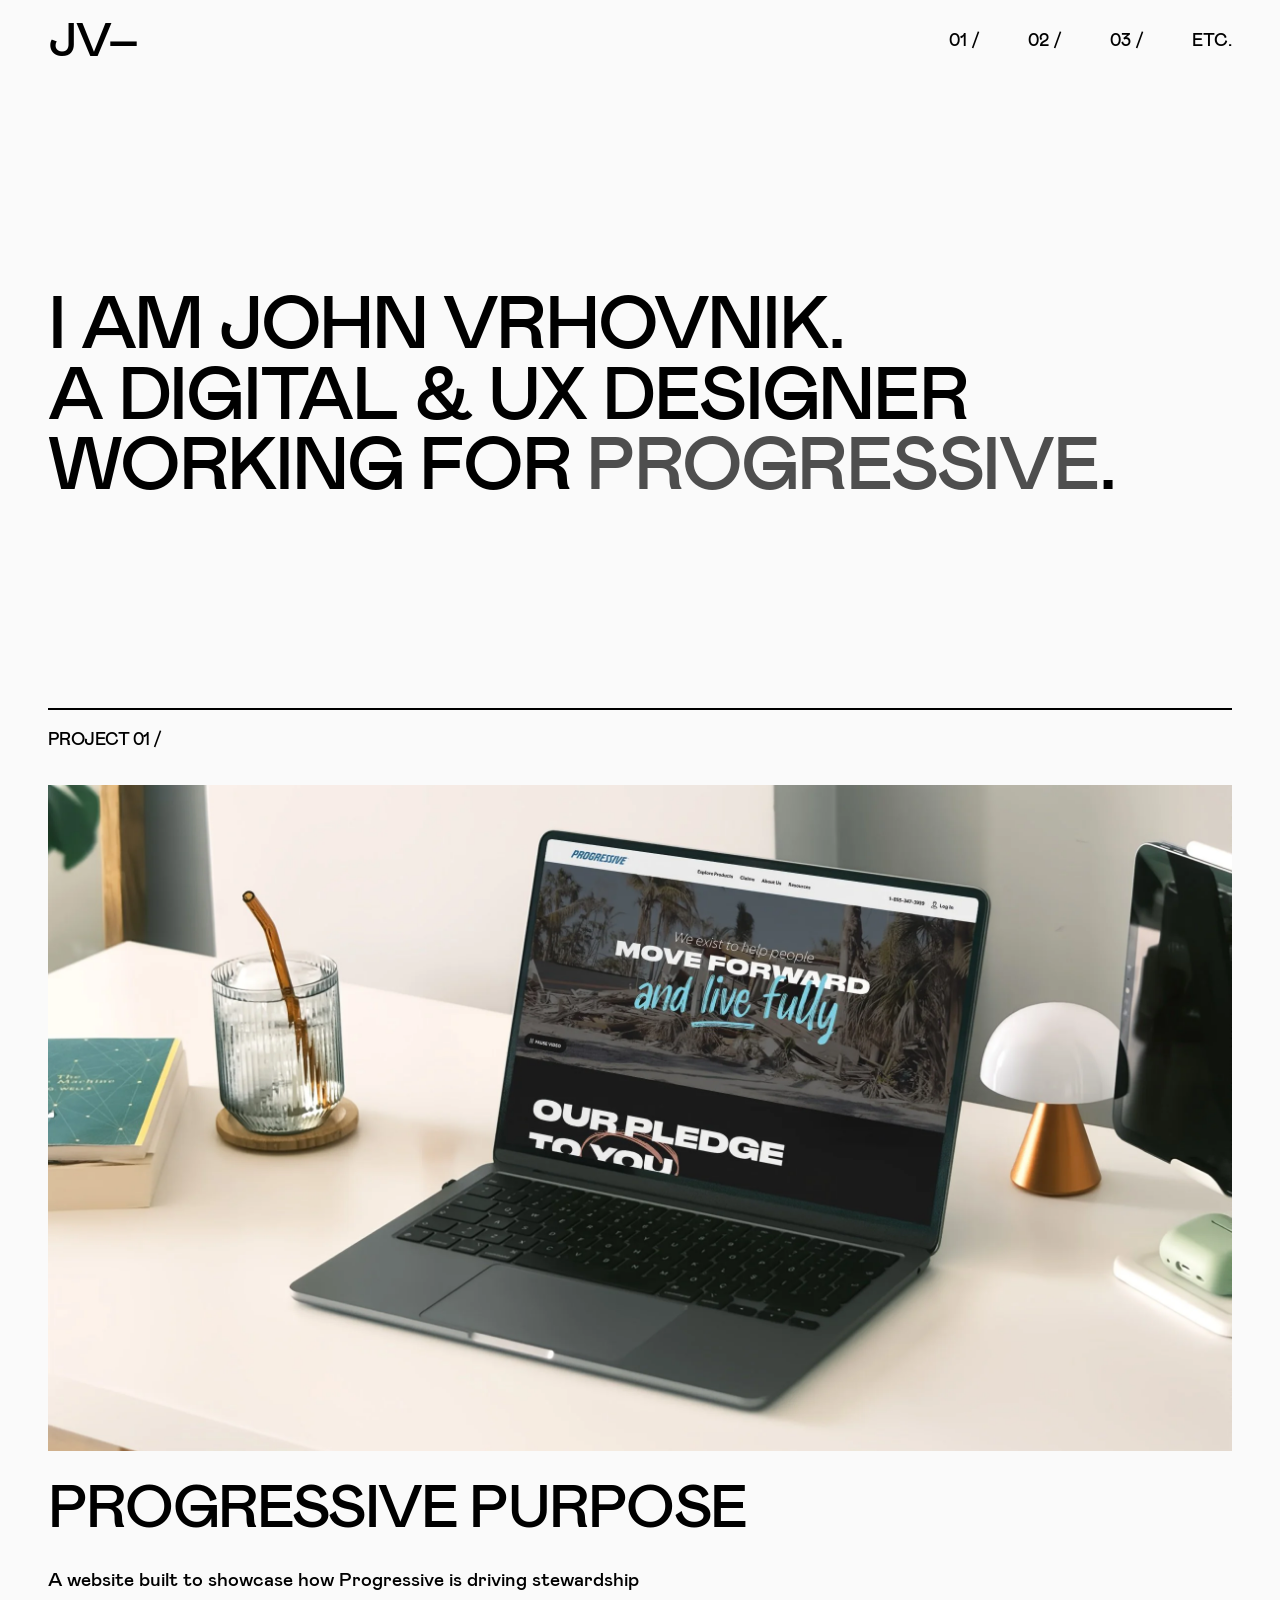
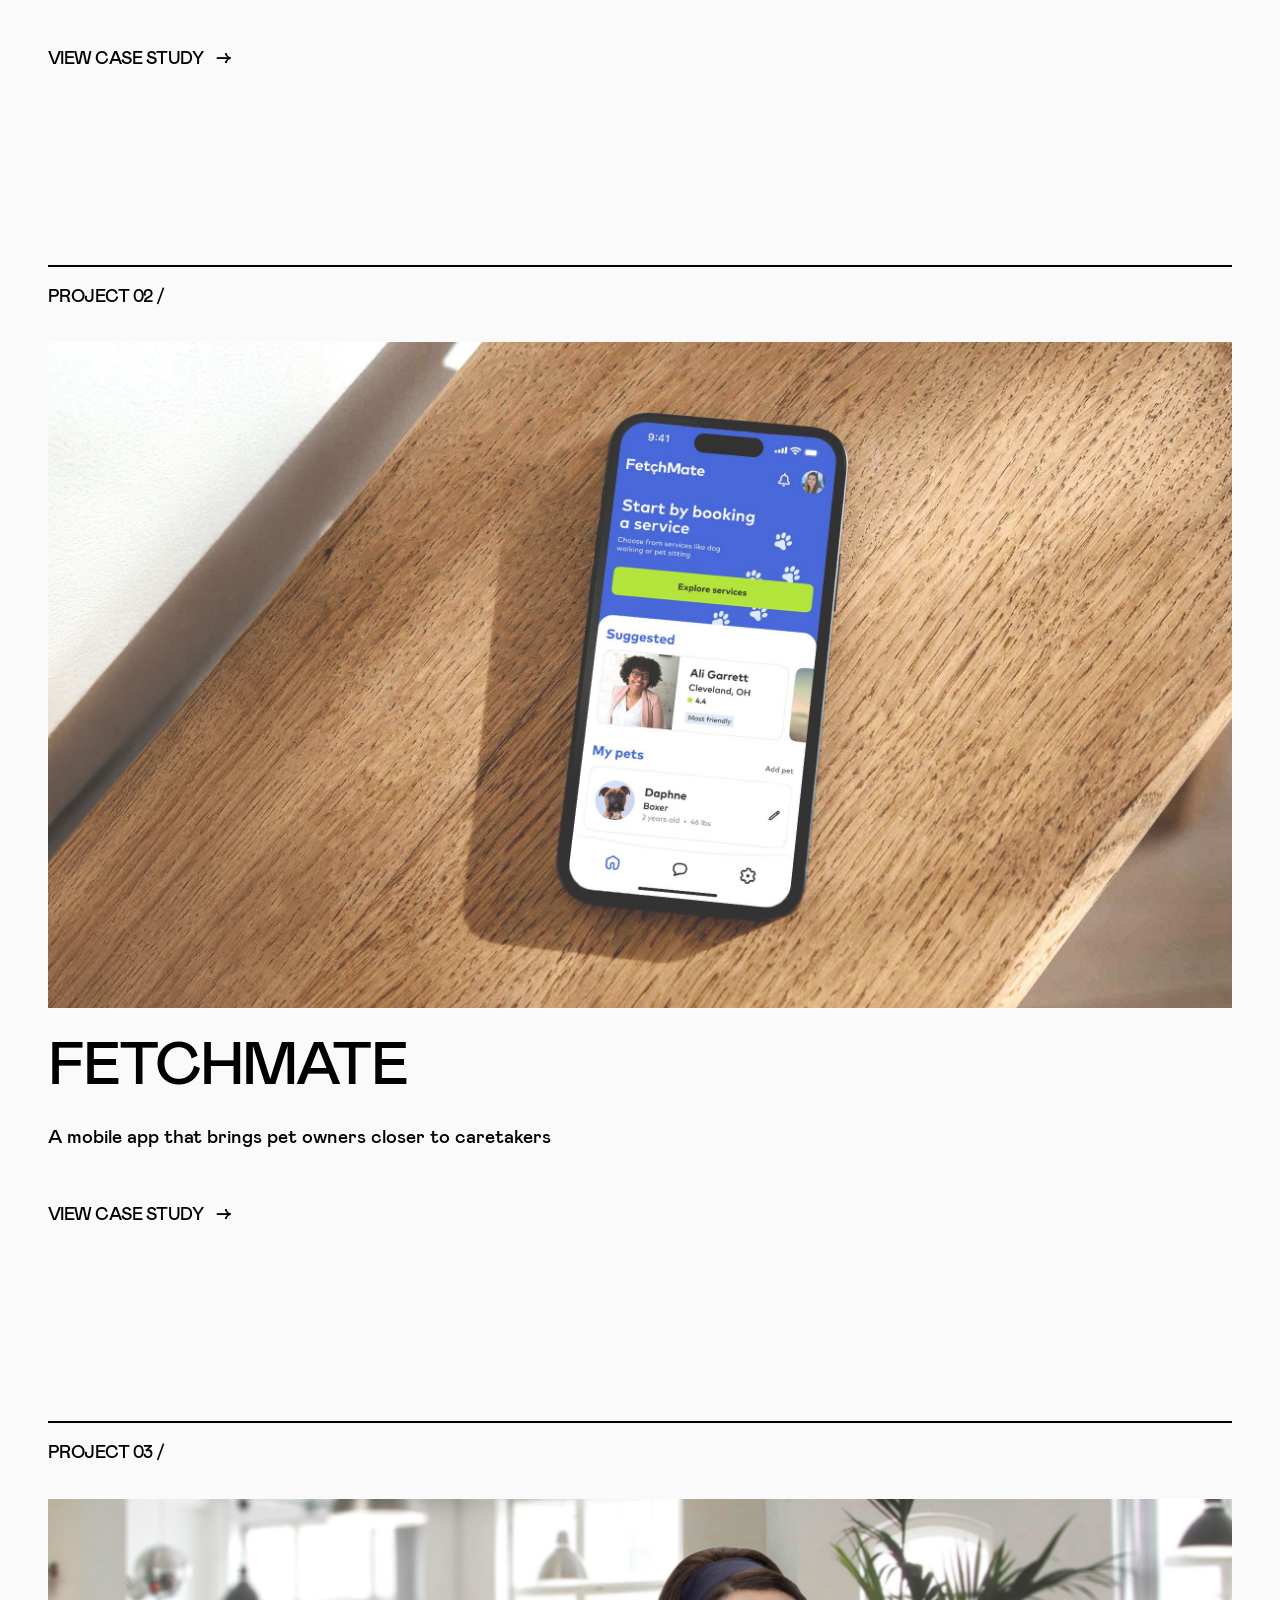
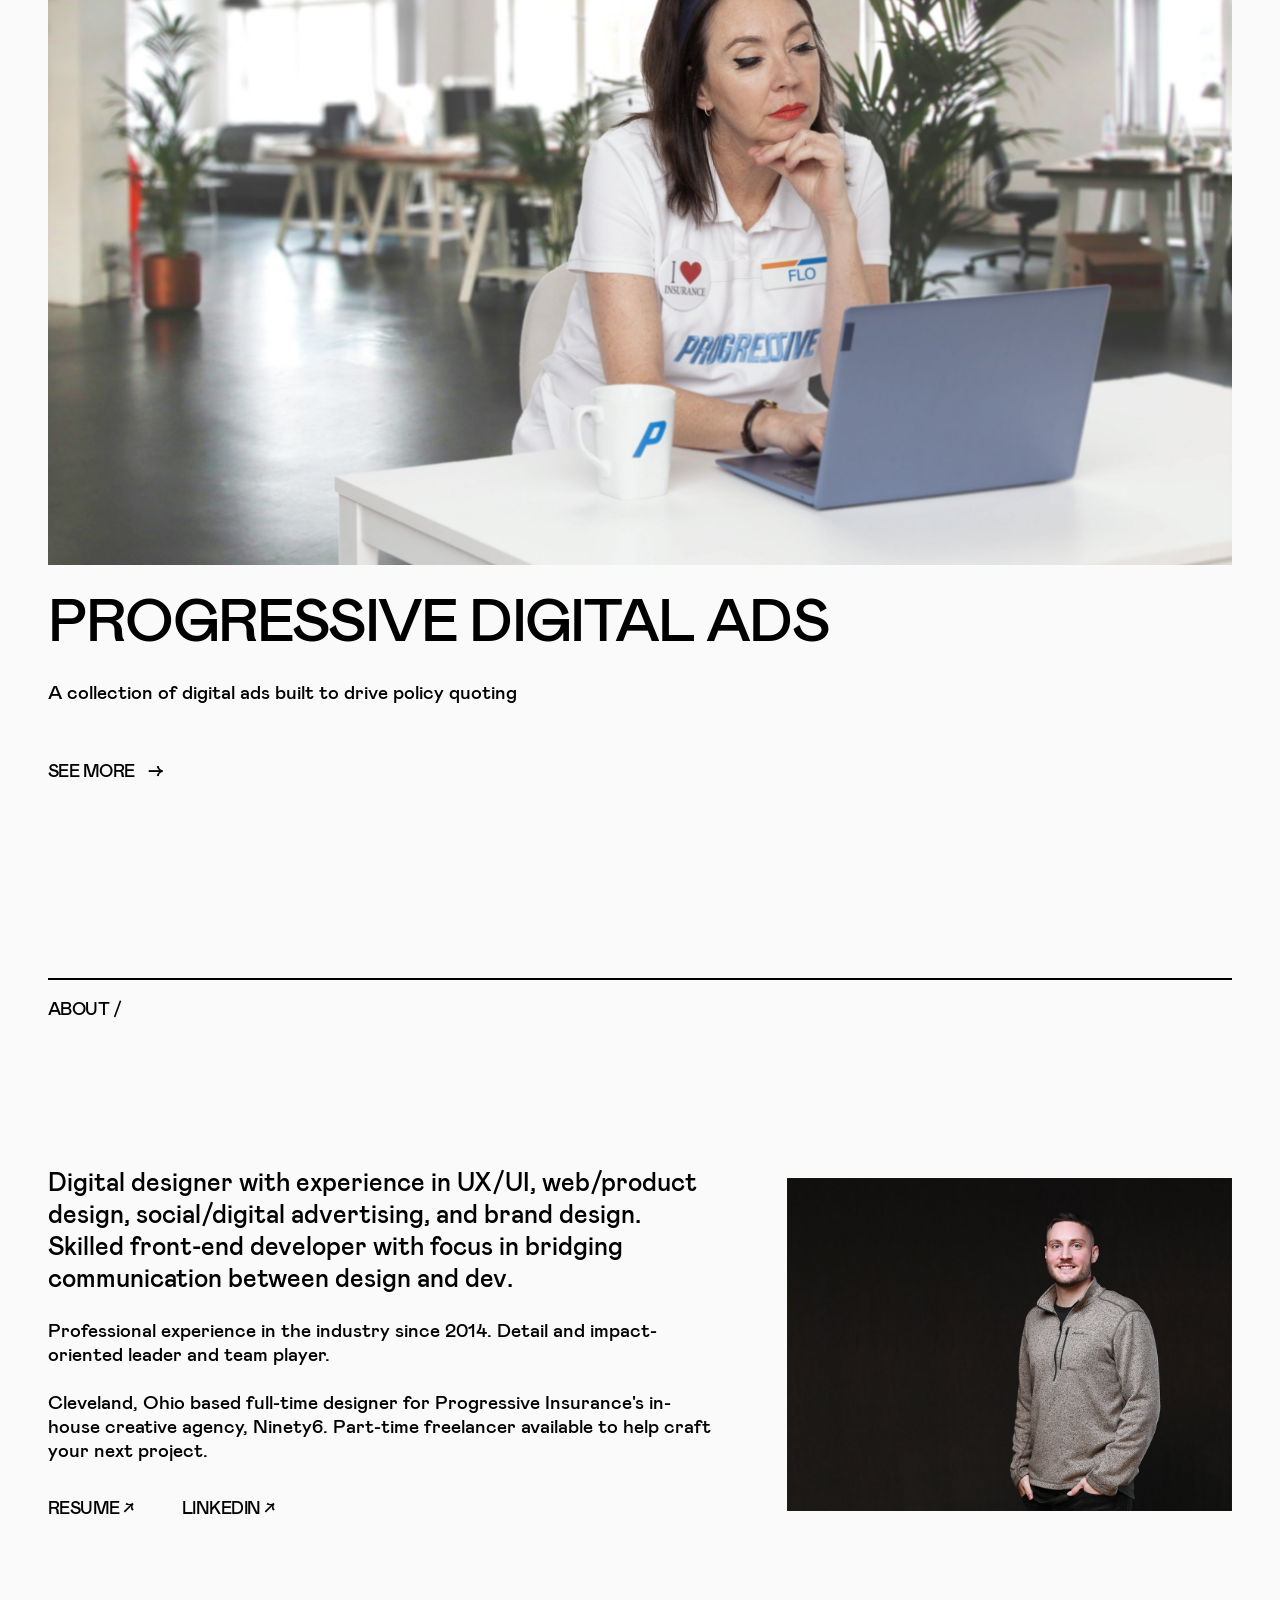
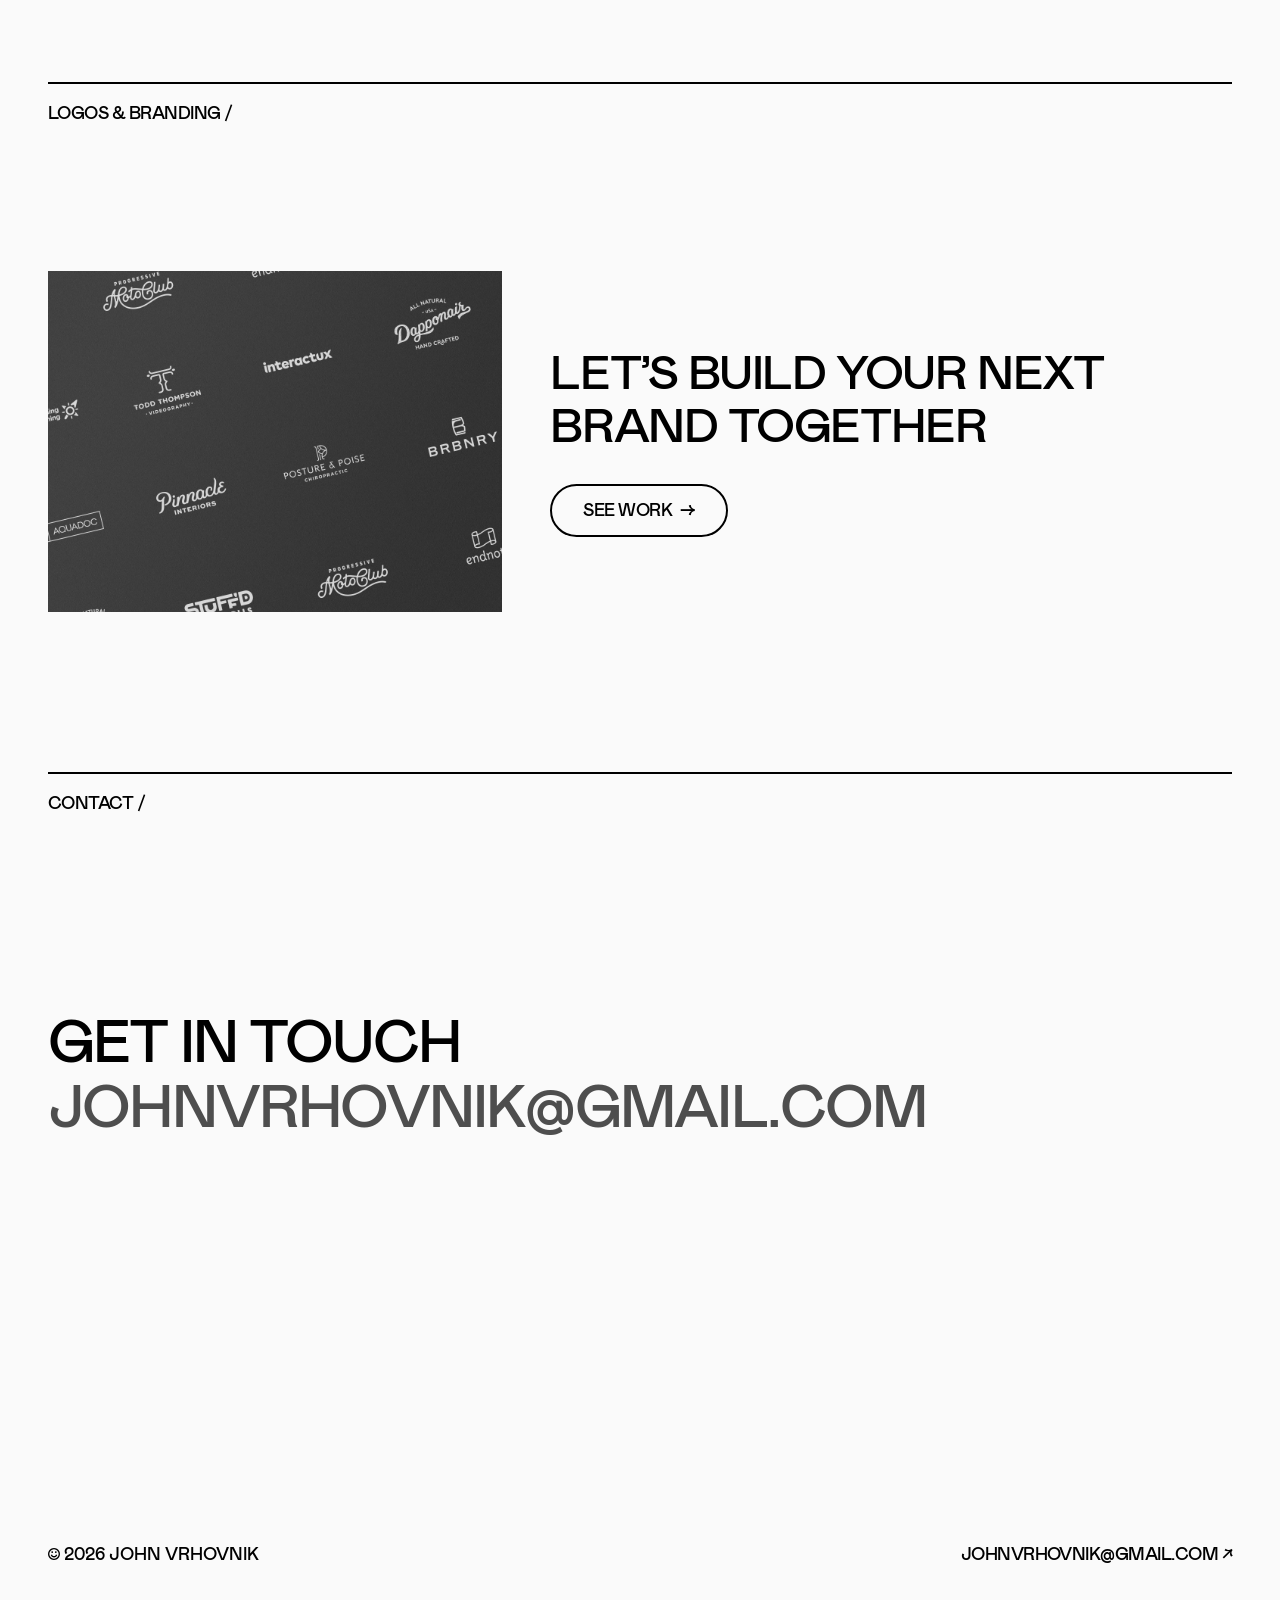
<file: index.html>
<!DOCTYPE html>
<html lang="en">
<head>
  <meta charset="UTF-8" />
  <meta name="viewport" content="width=device-width, initial-scale=1.0" />
  <title>John Vrhovnik — Digital & UX Designer</title>
  <meta name="description" content="John Vrhovnik is a Digital & UX Designer working for Progressive Insurance, specializing in product design, branding, and digital advertising." />

  <!-- Open Graph -->
  <meta property="og:title"       content="John Vrhovnik — Digital & UX Designer" />
  <meta property="og:description" content="Digital & UX Designer working for Progressive. Case studies in product design, branding, and digital advertising." />
  <meta property="og:image"       content="https://johnvrhovnik.com/images/home-project01-progressive-purpose-banner.jpeg" />
  <meta property="og:url"         content="https://johnvrhovnik.com/" />
  <meta property="og:type"        content="website" />

  <!-- Canonical -->
  <link rel="canonical" href="https://johnvrhovnik.com/" />

  <!-- Favicons -->
  <link rel="icon" type="image/svg+xml" href="images/favicons/favicon.svg">
  <link rel="icon" href="favicon.ico" sizes="any">
  <link rel="apple-touch-icon" sizes="180x180" href="images/favicons/apple-touch-icon.png">
  <link rel="mask-icon" href="images/favicons/safari-pinned-tab.svg" color="#0000ff">
  <link rel="manifest" href="site.webmanifest">

  <link rel="stylesheet" href="css/styles.css" />
  <noscript><style>.reveal { opacity: 1; transform: none; }</style></noscript>
</head>
<body>

  <a class="skip-link" href="#main">Skip to content</a>

  <!-- =====================================================
       NAVIGATION
       ===================================================== -->
  <nav class="nav" aria-label="Site navigation">
    <a href="index.html" class="nav-logo" aria-label="John Vrhovnik — Home">JV–</a>

    <button class="nav-toggle" aria-label="Toggle navigation" aria-expanded="false" aria-controls="nav-drawer">
      <span></span>
      <span></span>
      <span></span>
    </button>

    <ul class="nav-links" role="list">
      <li><a href="pages/progressive-purpose.html" class="nav-link">01 /</a></li>
      <li><a href="pages/fetchmate.html"           class="nav-link">02 /</a></li>
      <li><a href="pages/progressive-digital.html" class="nav-link">03 /</a></li>
      <li><a href="pages/etcetera.html"                class="nav-link">Etc.</a></li>
    </ul>
  </nav>

  <!-- Mobile nav drawer -->
  <nav id="nav-drawer" class="nav-drawer" aria-label="Mobile navigation">
    <a href="pages/progressive-purpose.html" class="nav-link">01 /</a>
    <a href="pages/fetchmate.html"           class="nav-link">02 /</a>
    <a href="pages/progressive-digital.html" class="nav-link">03 /</a>
    <a href="pages/etcetera.html"                class="nav-link">Etc.</a>
  </nav>

  <!-- =====================================================
       MAIN CONTENT
       ===================================================== -->
  <main id="main" class="page-body">

    <!-- Hero -->
    <section class="hero container" aria-label="Introduction">
      <h1 class="hero-text reveal">
        I am John Vrhovnik.<br>
        A Digital &amp; UX Designer working for <a class="display-link" href="https://www.weareninety6.com" target="_blank" rel="noopener noreferrer">Progressive</a>.
      </h1>
    </section>

    <!-- ===================================================
         PROJECTS
         =================================================== -->
    <section class="projects-section container" aria-label="Case studies">

      <!-- Project 01 — Progressive Purpose -->
      <a href="pages/progressive-purpose.html" class="project-card reveal" aria-label="View case study: Progressive Purpose">
        <p class="section-label">Project 01 /</p>
        <div class="project-card__image-wrap">
          <img
            src="images/home-project01-progressive-purpose-banner.jpeg"
            alt="Progressive Purpose — UX case study hero"
            width="1200"
            height="675"
            loading="lazy"
          />
        </div>
        <div class="project-card__meta">
          <h2 class="project-card__title">Progressive Purpose</h2>
          <p class="project-card__description">
            A website built to showcase how Progressive is driving stewardship
          </p>
          <span class="project-card__cta arrow-link">View Case Study&ensp;<span class="arrow-char">→</span></span>
        </div>
      </a>

      <!-- Project 02 — FetchMate -->
      <a href="pages/fetchmate.html" class="project-card reveal" aria-label="View case study: FetchMate">
        <p class="section-label">Project 02 /</p>
        <div class="project-card__image-wrap">
          <img
            src="images/home-project02-fetchmate-cover.jpg"
            alt="FetchMate — Mobile app connecting pet owners with veterinarians"
            width="1200"
            height="675"
            loading="lazy"
          />
        </div>
        <div class="project-card__meta">
          <h2 class="project-card__title">FetchMate</h2>
          <p class="project-card__description">
            A mobile app that brings pet owners closer to caretakers
          </p>
          <span class="project-card__cta arrow-link">View Case Study&ensp;<span class="arrow-char">→</span></span>
        </div>
      </a>

      <!-- Project 03 — Progressive Digital Ads -->
      <a href="pages/progressive-digital.html" class="project-card reveal" aria-label="View case study: Progressive Digital Ads">
        <p class="section-label">Project 03 /</p>
        <div class="project-card__image-wrap">
          <img
            src="images/home-project03-digital-ads-cover.jpg"
            alt="Progressive Digital Ads — A collection of digital ad work"
            width="1200"
            height="675"
            loading="lazy"
          />
        </div>
        <div class="project-card__meta">
          <h2 class="project-card__title">Progressive Digital Ads</h2>
          <p class="project-card__description">
            A collection of digital ads built to drive policy quoting
          </p>
          <span class="project-card__cta arrow-link">See More&ensp;<span class="arrow-char">→</span></span>
        </div>
      </a>

    </section>

    <!-- ===================================================
         ABOUT
         =================================================== -->
    <section class="about-section reveal" aria-label="About John Vrhovnik">
      <div class="container">
        <div class="about-section__inner">
          <p class="section-label">About /</p>
          <div class="about-grid">
            <div class="about-body">
              <p class="about-headline">
                Digital designer with experience in UX/UI, web/product design, social/digital advertising, and brand design. Skilled front-end developer with focus in bridging communication between design and dev.
              </p>
              <p>
                Professional experience in the industry since 2014. Detail and impact-oriented leader and team player.
              </p>
              <p>
                Cleveland, Ohio based full-time designer for Progressive Insurance's in-house creative agency, Ninety6. Part-time freelancer available to help craft your next project.
              </p>
              <div class="about-links">
                <a href="docs/RESUME_JohnVrhovnik.pdf" class="arrow-link" target="_blank" rel="noopener noreferrer">Resume ↗</a>
                <a href="https://www.linkedin.com/in/john-m-vrhovnik" class="arrow-link" target="_blank" rel="noopener noreferrer">LinkedIn ↗</a>
              </div>
            </div>
            <div>
              <img
                class="about-image"
                src="images/home-about-john-portrait.jpg"
                alt="John Vrhovnik — portrait"
                width="600"
                height="800"
                loading="lazy"
              />
            </div>
          </div>
        </div>
      </div>
    </section>

    <!-- ===================================================
         BRANDING TEASER
         =================================================== -->
    <section class="branding-teaser reveal" aria-label="Branding work">
      <div class="container">
        <div class="branding-teaser__inner">
          <p class="section-label">Logos &amp; branding /</p>
          <div class="branding-teaser__row">
            <div class="branding-teaser__content">
              <h2 class="branding-teaser__title">Let’s build your next brand together</h2>
              <a href="pages/branding.html" class="btn-pill">See work&ensp;<span class="arrow-char">→</span></a>
            </div>
            <div class="branding-teaser__image-wrap">
              <img
                src="images/home-branding-cover.jpg"
                alt="A selection of logo and branding work by John Vrhovnik"
                width="1200"
                height="525"
                loading="lazy"
              />
            </div>
          </div>
        </div>
      </div>
    </section>

    <!-- ===================================================
         CONTACT / CTA
         =================================================== -->
    <section class="contact-section reveal" aria-label="Contact">
      <div class="container">
        <div class="contact-section__inner">
          <p class="section-label">Contact /</p>
          <h2 class="contact-heading">
            Get in touch<br>
            <a class="display-link" href="mailto:johnvrhovnik@gmail.com">johnvrhovnik<wbr>@gmail.com</a>
          </h2>
        </div>
      </div>
    </section>

  </main>

  <!-- =====================================================
       FOOTER
       ===================================================== -->
  <footer class="site-footer container">
    <div class="site-footer__inner">
      <span class="site-footer__copy"><a href="pages/design-system.html" class="svg-link"><img src="images/smile.svg" alt=""></a> 2026 John Vrhovnik</span>
      <a href="mailto:johnvrhovnik@gmail.com" class="arrow-link">johnvrhovnik@gmail.com ↗</a>
    </div>
  </footer>

  <script src="js/main.js" defer></script>
</body>
</html>
</file>
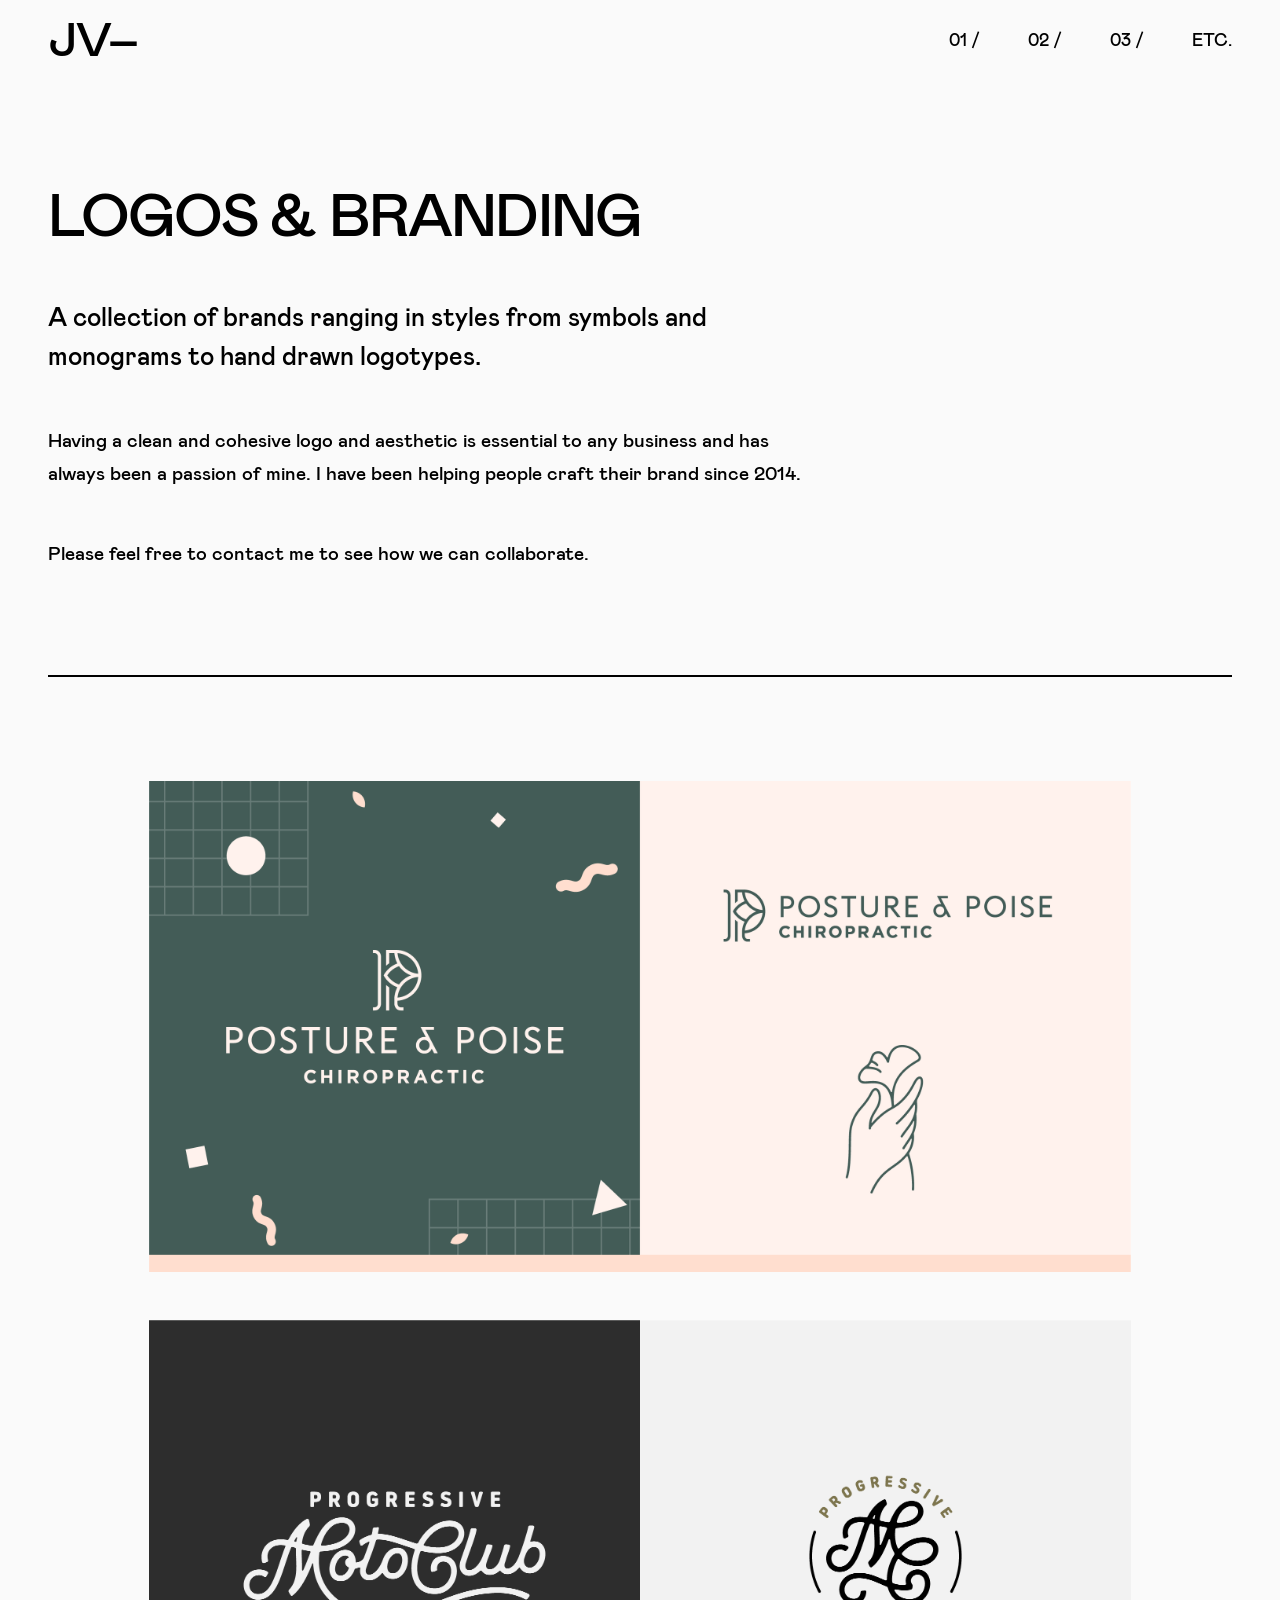
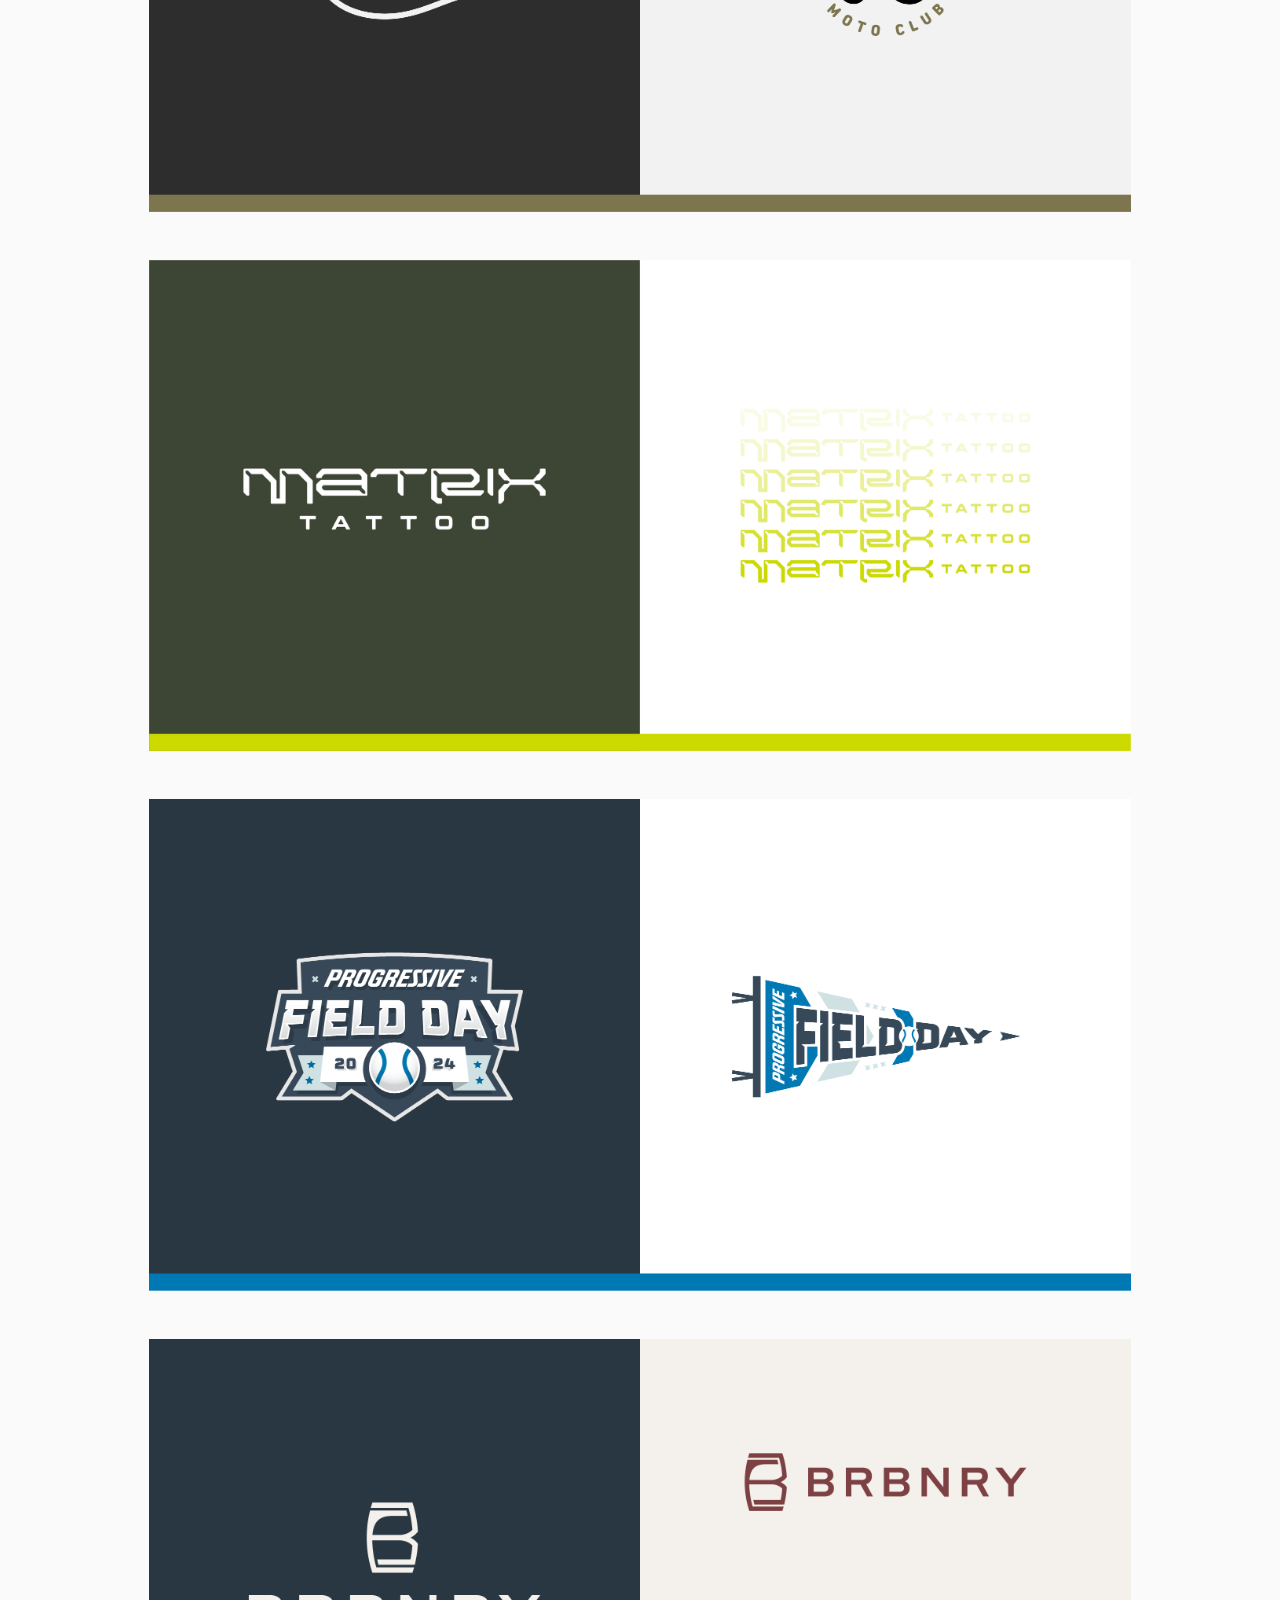
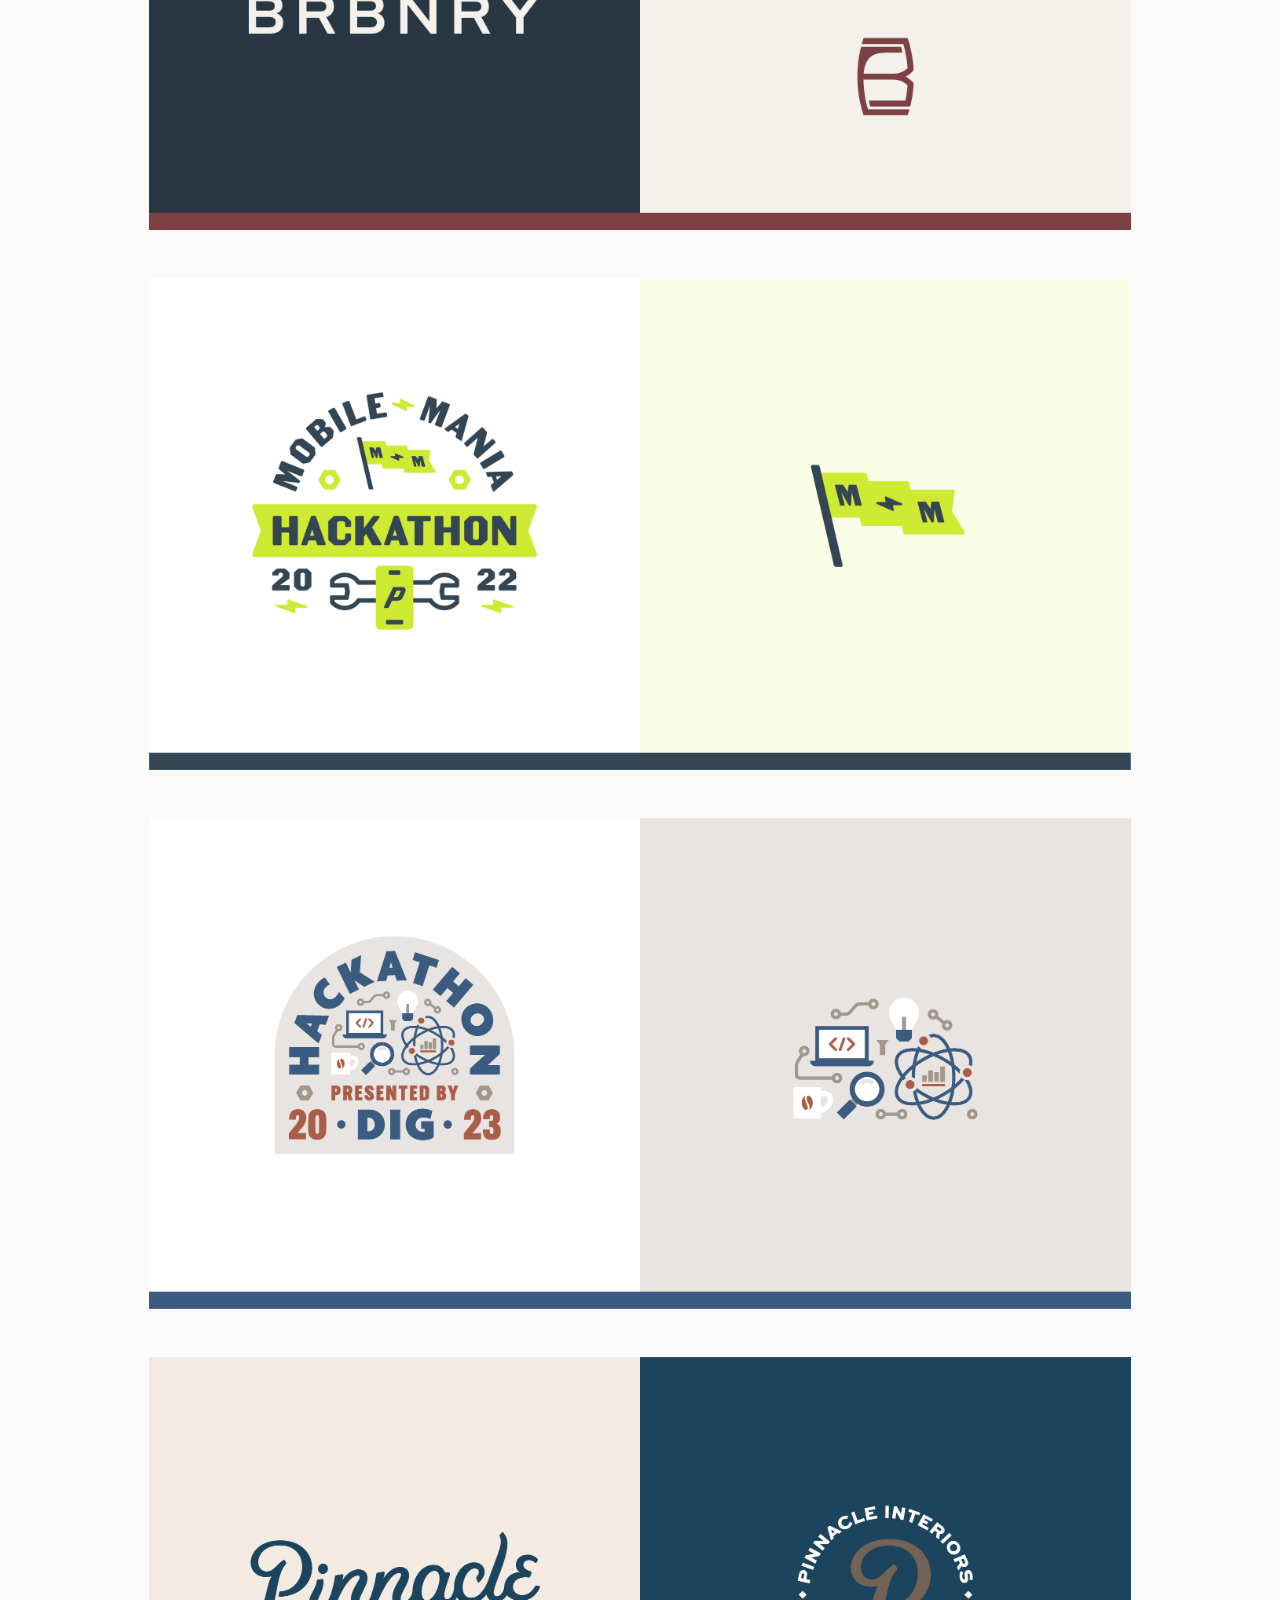
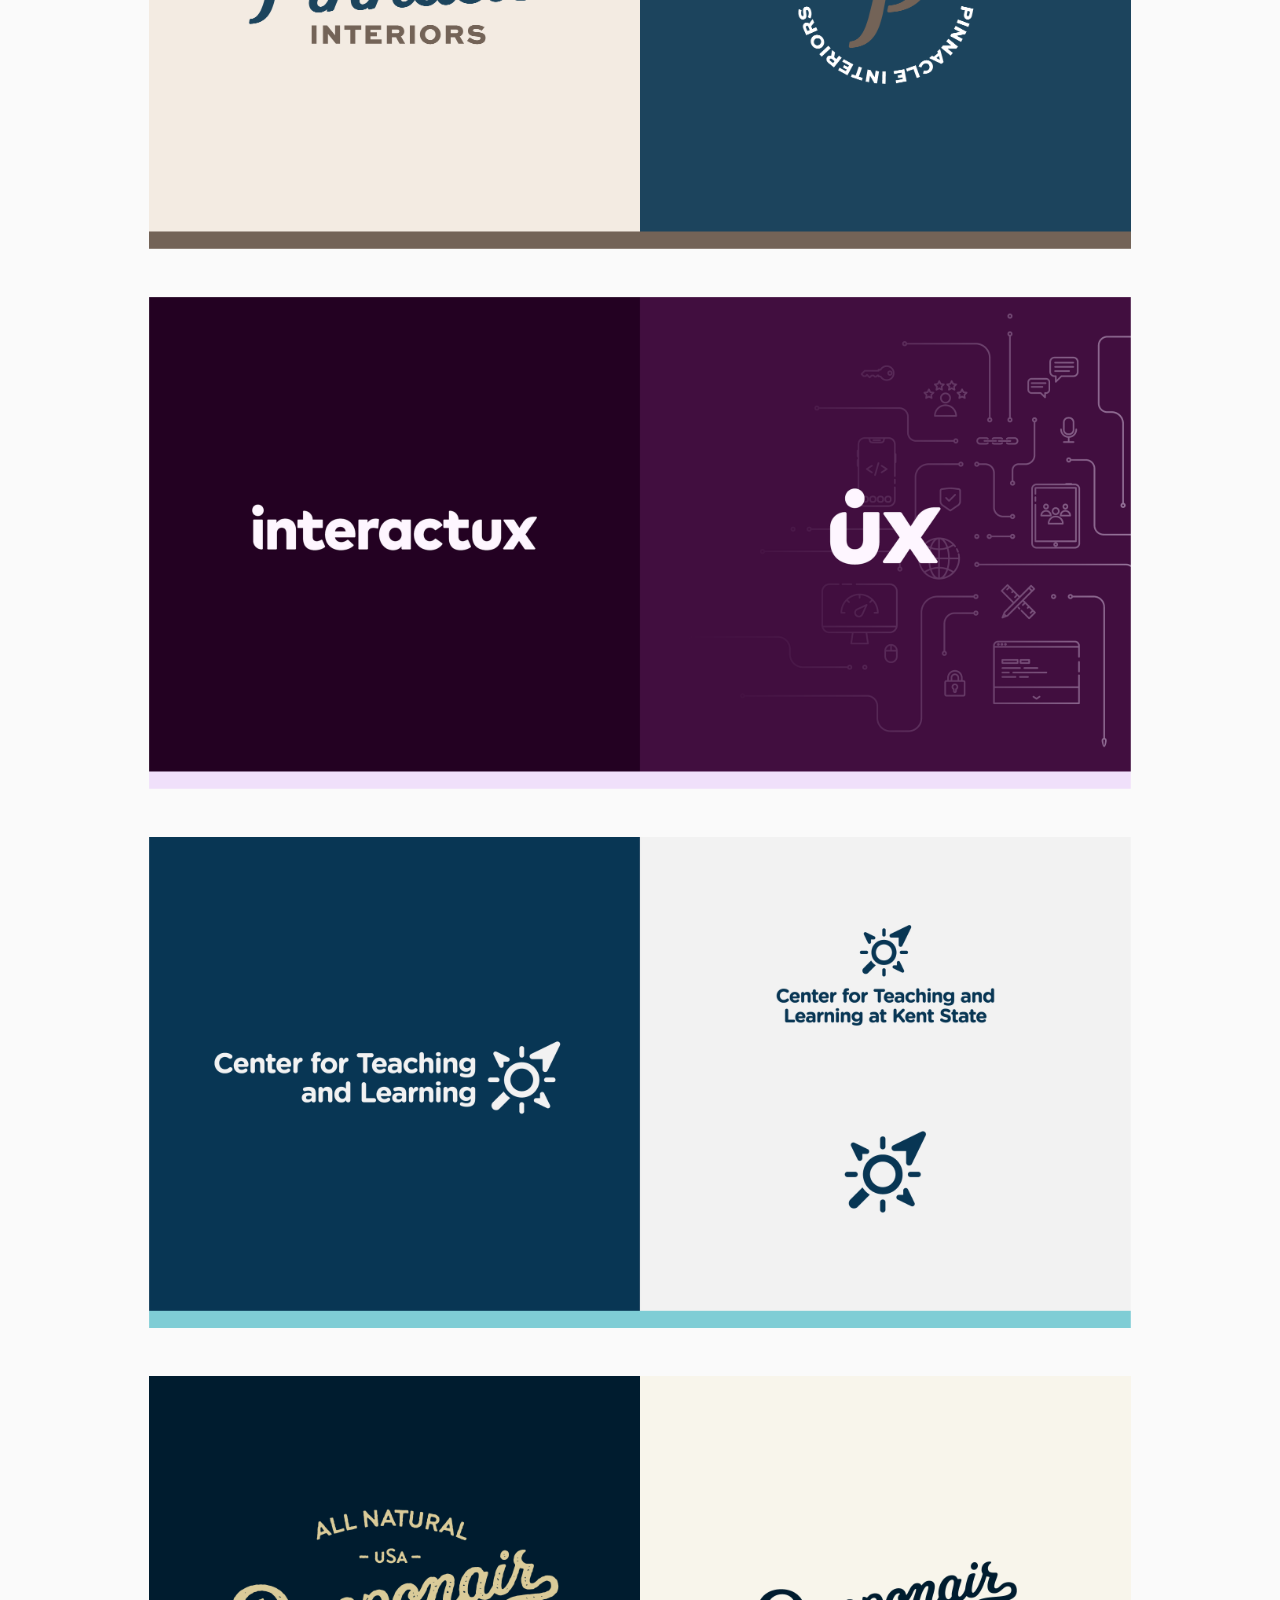
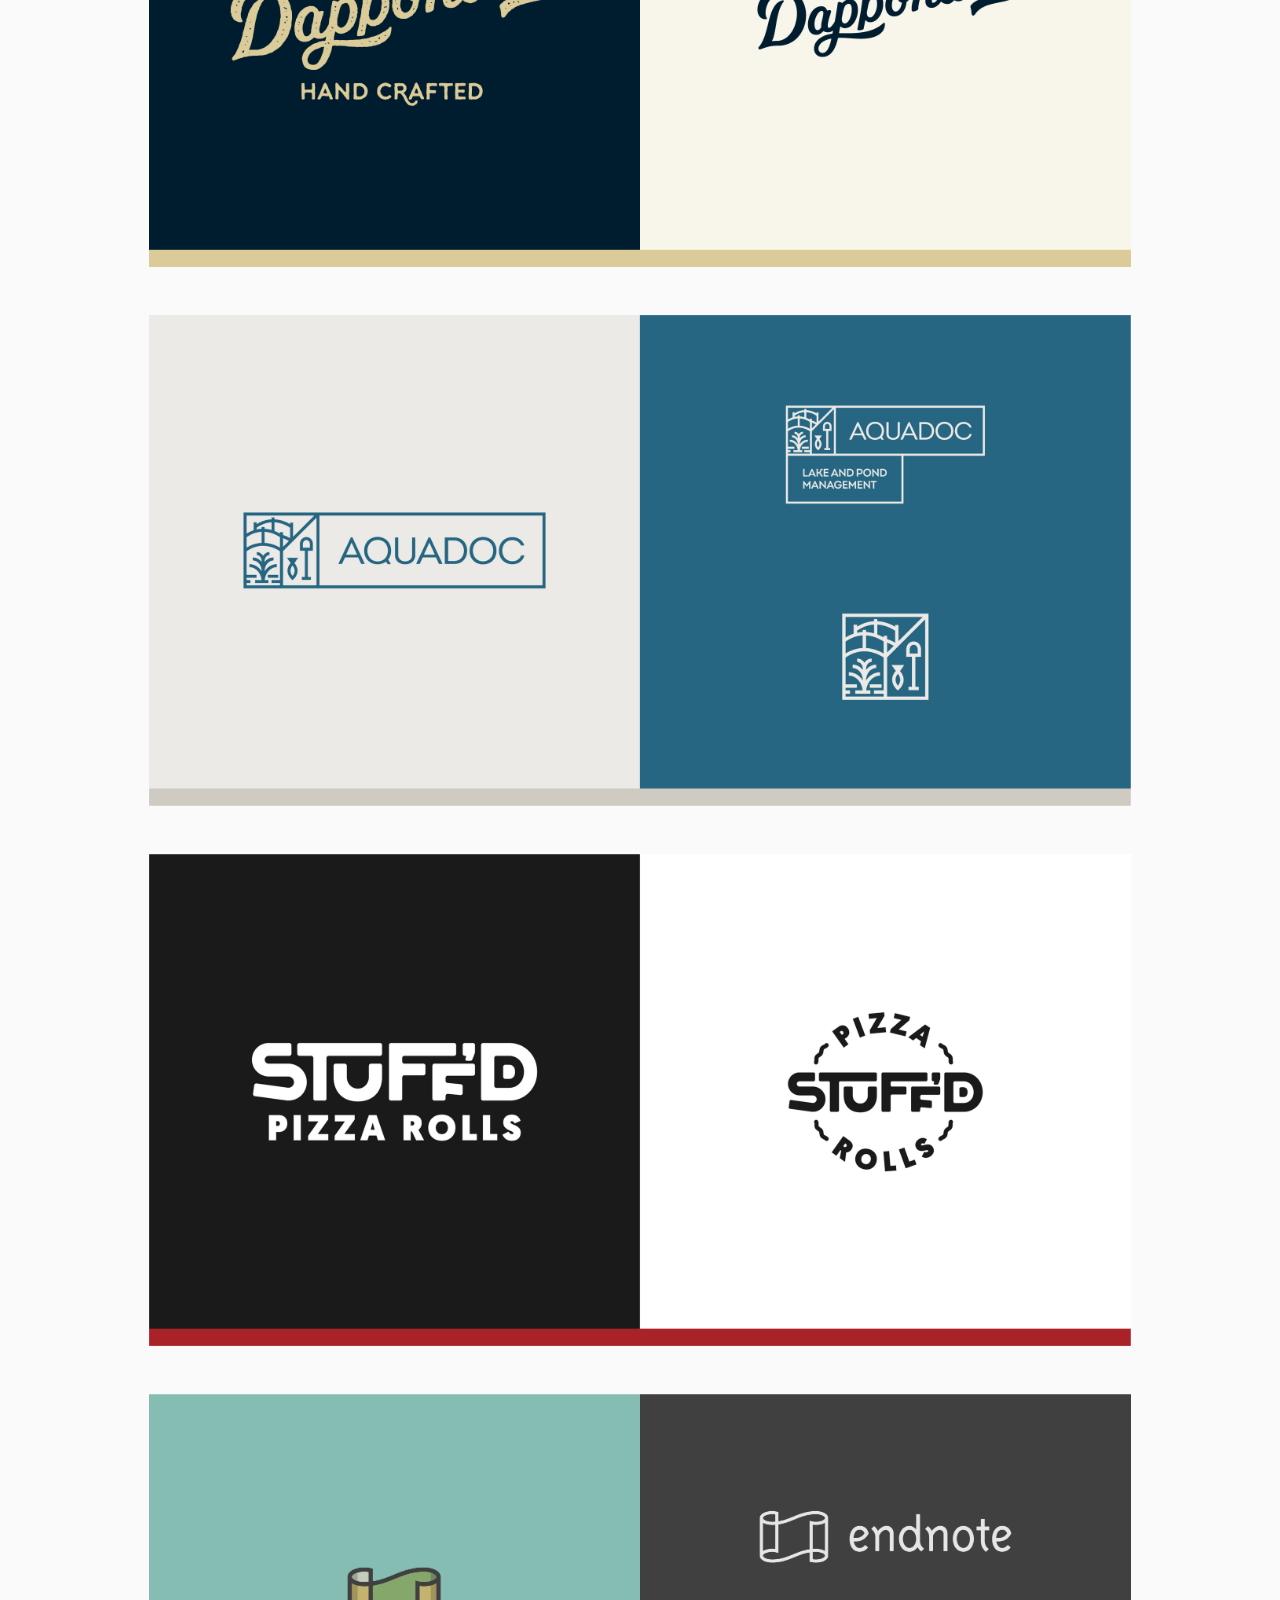
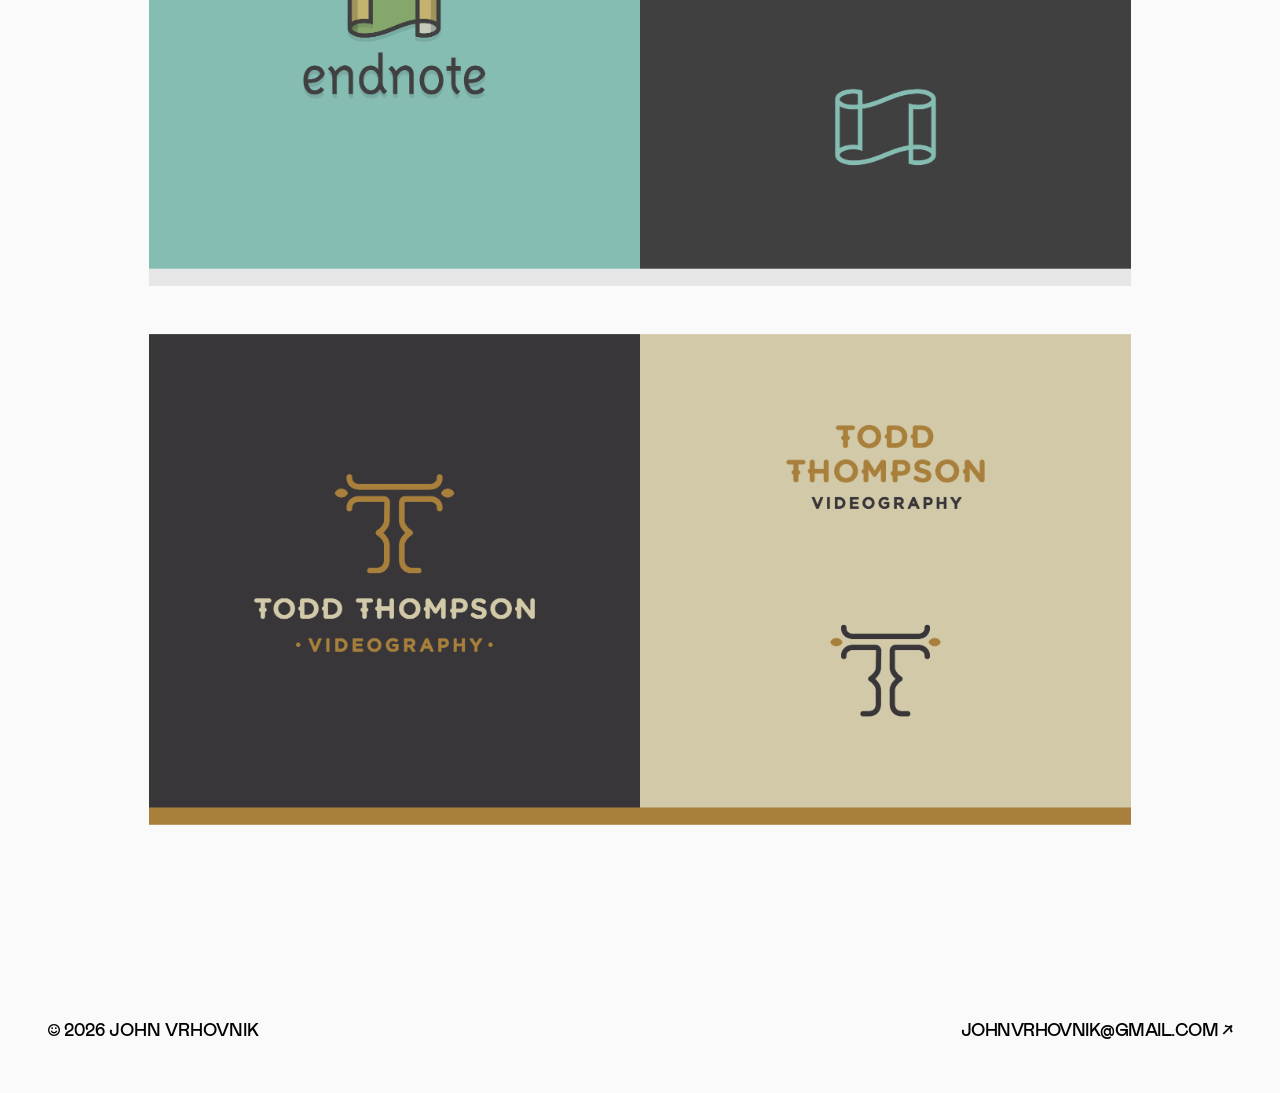
<file: pages/branding.html>
<!DOCTYPE html>
<html lang="en">
<head>
  <meta charset="UTF-8" />
  <meta name="viewport" content="width=device-width, initial-scale=1.0" />
  <title>Logos &amp; Branding — John Vrhovnik</title>
  <meta name="description" content="A collection of brands ranging in styles from symbols and monograms to hand drawn logotypes, by John Vrhovnik." />

  <!-- Open Graph -->
  <meta property="og:title"       content="Logos &amp; Branding — John Vrhovnik" />
  <meta property="og:description" content="A collection of brands ranging in styles from symbols and monograms to hand drawn logotypes." />
  <meta property="og:image"       content="https://johnvrhovnik.com/images/home-branding-cover.jpg" />
  <meta property="og:url"         content="https://johnvrhovnik.com/branding" />
  <meta property="og:type"        content="website" />

  <link rel="canonical" href="https://johnvrhovnik.com/branding" />

  <!-- Favicons -->
  <link rel="icon" type="image/svg+xml" href="../images/favicons/favicon.svg">
  <link rel="icon" href="../favicon.ico" sizes="any">
  <link rel="apple-touch-icon" sizes="180x180" href="../images/favicons/apple-touch-icon.png">
  <link rel="mask-icon" href="../images/favicons/safari-pinned-tab.svg" color="#0000ff">
  <link rel="manifest" href="../site.webmanifest">
  <link rel="stylesheet" href="../css/styles.css" />
</head>
<body>

  <a class="skip-link" href="#main">Skip to content</a>

  <!-- NAV -->
  <nav class="nav" aria-label="Site navigation">
    <a href="../index.html" class="nav-logo" aria-label="John Vrhovnik — Home">JV–</a>

    <button class="nav-toggle" aria-label="Toggle navigation" aria-expanded="false" aria-controls="nav-drawer">
      <span></span><span></span><span></span>
    </button>

    <ul class="nav-links" role="list">
      <li><a href="progressive-purpose.html" class="nav-link">01 /</a></li>
      <li><a href="fetchmate.html"           class="nav-link">02 /</a></li>
      <li><a href="progressive-digital.html" class="nav-link">03 /</a></li>
      <li><a href="etcetera.html"                class="nav-link">Etc.</a></li>
    </ul>
  </nav>

  <nav id="nav-drawer" class="nav-drawer" aria-label="Mobile navigation">
    <a href="progressive-purpose.html" class="nav-link">01 /</a>
    <a href="fetchmate.html"           class="nav-link">02 /</a>
    <a href="progressive-digital.html" class="nav-link">03 /</a>
    <a href="etcetera.html"                class="nav-link">Etc.</a>
  </nav>

  <main id="main" class="page-body">

    <h1 class="case-study-title container" style="padding-top: var(--space-3xl);">Logos &amp; Branding</h1>

    <div class="container">
      <div class="grid">

        <p class="col-12 col-lg-8" style="font-size: var(--font-size-largebody); line-height: var(--line-height-normal);">
          A collection of brands ranging in styles from symbols and monograms to hand drawn logotypes.
        </p>

        <p class="col-12 col-lg-8" style="font-size: var(--font-size-body); line-height: var(--line-height-loose);">
          Having a clean and cohesive logo and aesthetic is essential to any business and has always been a passion of mine. I have been helping people craft their brand since 2014.
        </p>

        <p class="col-12 col-lg-8" style="font-size: var(--font-size-body); line-height: var(--line-height-loose);">
          Please feel free to contact me to see how we can collaborate.
        </p>

      </div>

      <hr style="border: none; border-top: var(--border-rule); margin-top: var(--space-3xl);">
    </div>

    <!-- Images -->
    <div class="container" style="padding-top: var(--space-3xl);">

      <div class="grid">
        <div class="col-12 col-lg-10-center">
          <img src="../images/branding-posture-poise.png" alt="PosturePoise — logo lockup" width="600" height="600" loading="lazy" />
        </div>
      </div>

      <div class="grid" style="margin-top: var(--grid-row-gap);">
        <div class="col-12 col-lg-10-center">
          <img src="../images/branding-moto-club.png" alt="MotoClub — logo lockup" width="600" height="600" loading="lazy" />
        </div>
      </div>

      <div class="grid" style="margin-top: var(--grid-row-gap);">
        <div class="col-12 col-lg-10-center">
          <img src="../images/branding-matrix.png" alt="Matrix — logo lockup" width="600" height="600" loading="lazy" />
        </div>
      </div>

      <div class="grid" style="margin-top: var(--grid-row-gap);">
        <div class="col-12 col-lg-10-center">
          <img src="../images/branding-pfd.png" alt="PFD — logo lockup" width="600" height="600" loading="lazy" />
        </div>
      </div>

      <div class="grid" style="margin-top: var(--grid-row-gap);">
        <div class="col-12 col-lg-10-center">
          <img src="../images/branding-brbnry.png" alt="BRBNRY — logo lockup" width="600" height="600" loading="lazy" />
        </div>
      </div>

      <div class="grid" style="margin-top: var(--grid-row-gap);">
        <div class="col-12 col-lg-10-center">
          <img src="../images/branding-hackathon-22.png" alt="Hackathon 2022 — logo lockup" width="600" height="600" loading="lazy" />
        </div>
      </div>

      <div class="grid" style="margin-top: var(--grid-row-gap);">
        <div class="col-12 col-lg-10-center">
          <img src="../images/branding-hackathon-23.png" alt="Hackathon 2023 — logo lockup" width="600" height="600" loading="lazy" />
        </div>
      </div>

      <div class="grid" style="margin-top: var(--grid-row-gap);">
        <div class="col-12 col-lg-10-center">
          <img src="../images/branding-pinnacle.png" alt="Pinnacle — logo lockup" width="600" height="600" loading="lazy" />
        </div>
      </div>

      <div class="grid" style="margin-top: var(--grid-row-gap);">
        <div class="col-12 col-lg-10-center">
          <img src="../images/branding-interactux.png" alt="InteracTUX — logo lockup" width="600" height="600" loading="lazy" />
        </div>
      </div>

      <div class="grid" style="margin-top: var(--grid-row-gap);">
        <div class="col-12 col-lg-10-center">
          <img src="../images/branding-ctl.png" alt="CTL — logo lockup" width="600" height="600" loading="lazy" />
        </div>
      </div>

      <div class="grid" style="margin-top: var(--grid-row-gap);">
        <div class="col-12 col-lg-10-center">
          <img src="../images/branding-dapponair.png" alt="Dapponair — logo lockup" width="600" height="600" loading="lazy" />
        </div>
      </div>

      <div class="grid" style="margin-top: var(--grid-row-gap);">
        <div class="col-12 col-lg-10-center">
          <img src="../images/branding-aquadoc.png" alt="AquaDoc — logo lockup" width="600" height="600" loading="lazy" />
        </div>
      </div>

      <div class="grid" style="margin-top: var(--grid-row-gap);">
        <div class="col-12 col-lg-10-center">
          <img src="../images/branding-stuffd.png" alt="Stuffd — logo lockup" width="600" height="600" loading="lazy" />
        </div>
      </div>

      <div class="grid" style="margin-top: var(--grid-row-gap);">
        <div class="col-12 col-lg-10-center">
          <img src="../images/branding-endnote.png" alt="Endnote — logo lockup" width="600" height="600" loading="lazy" />
        </div>
      </div>

      <div class="grid" style="margin-top: var(--grid-row-gap);">
        <div class="col-12 col-lg-10-center">
          <img src="../images/branding-todd-thompson.png" alt="Todd Thompson — logo lockup" width="600" height="600" loading="lazy" />
        </div>
      </div>

    </div>

  </main>

  <footer class="site-footer container">
    <div class="site-footer__inner">
      <span class="site-footer__copy"><a href="design-system.html" class="svg-link"><img src="../images/smile.svg" alt=""></a> 2026 John Vrhovnik</span>
      <a href="mailto:johnvrhovnik@gmail.com" class="arrow-link">johnvrhovnik@gmail.com ↗</a>
    </div>
  </footer>

  <script src="../js/main.js" defer></script>
</body>
</html>
</file>
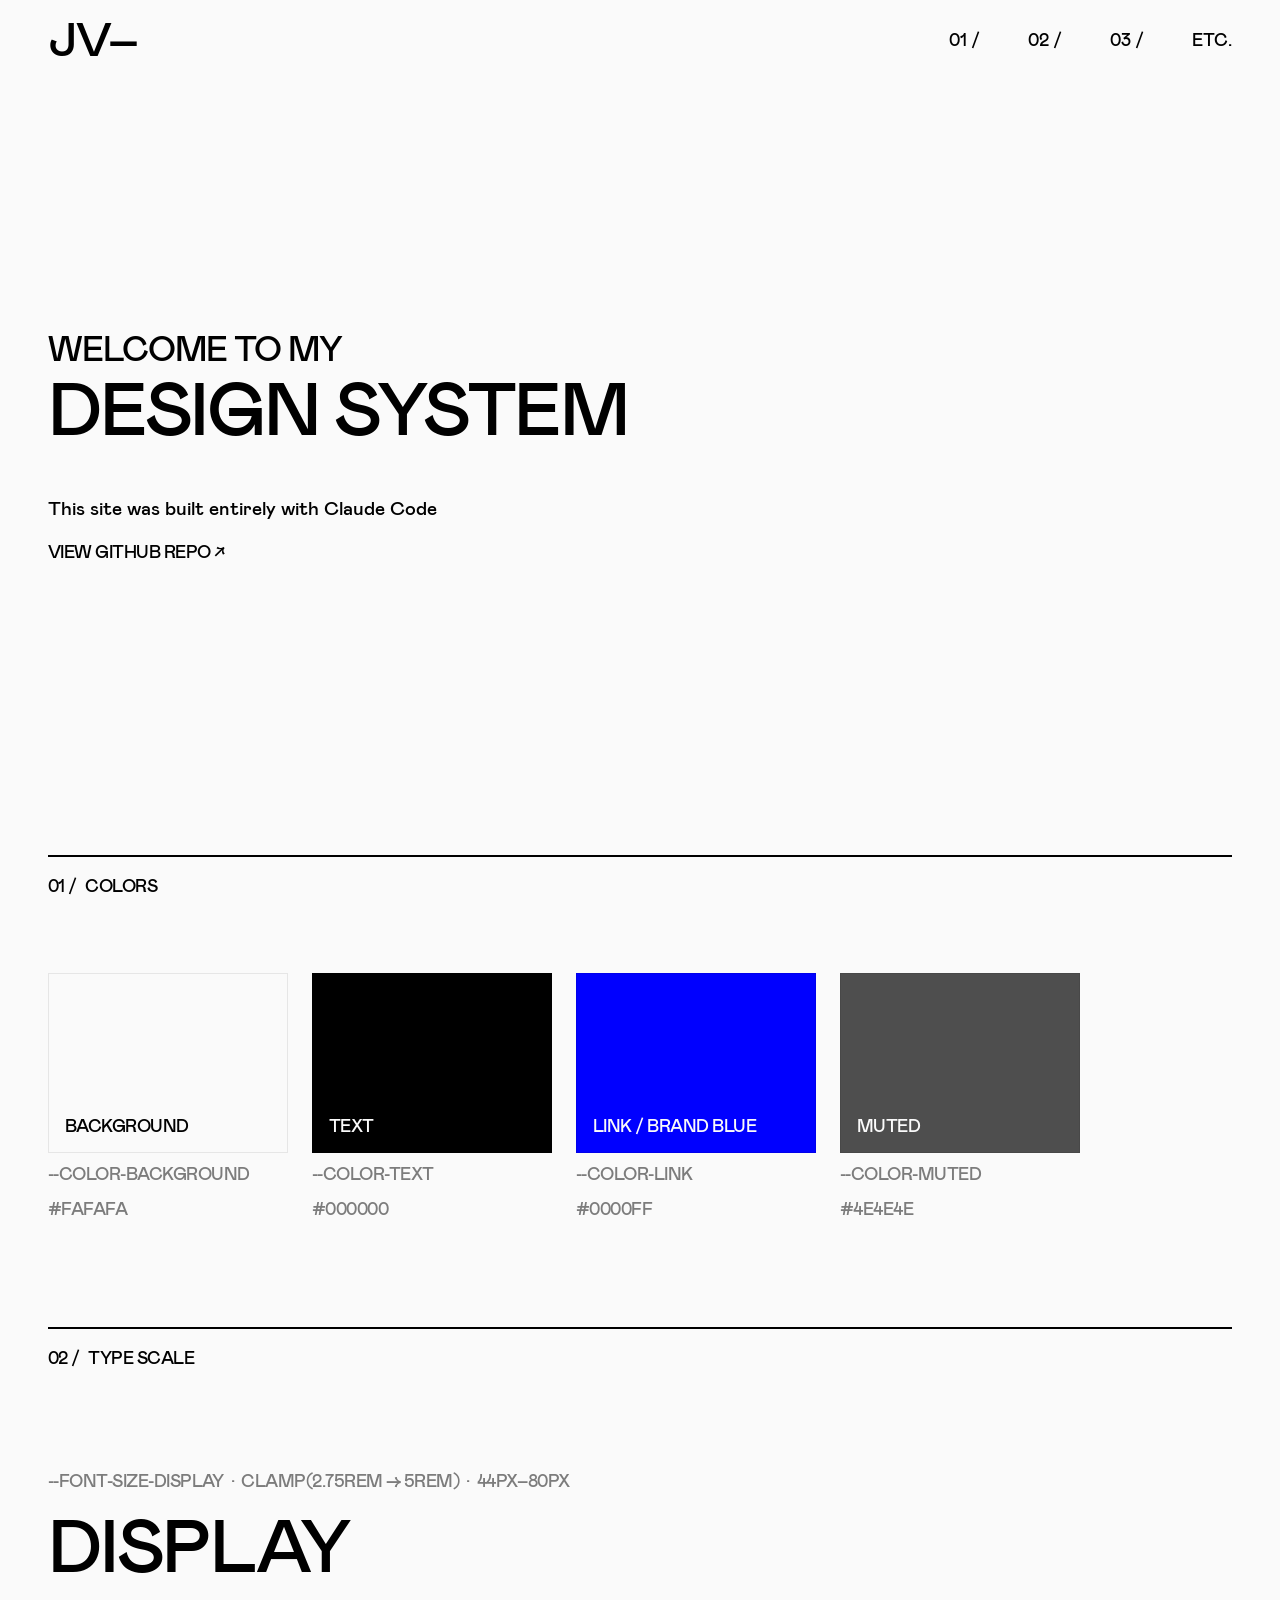
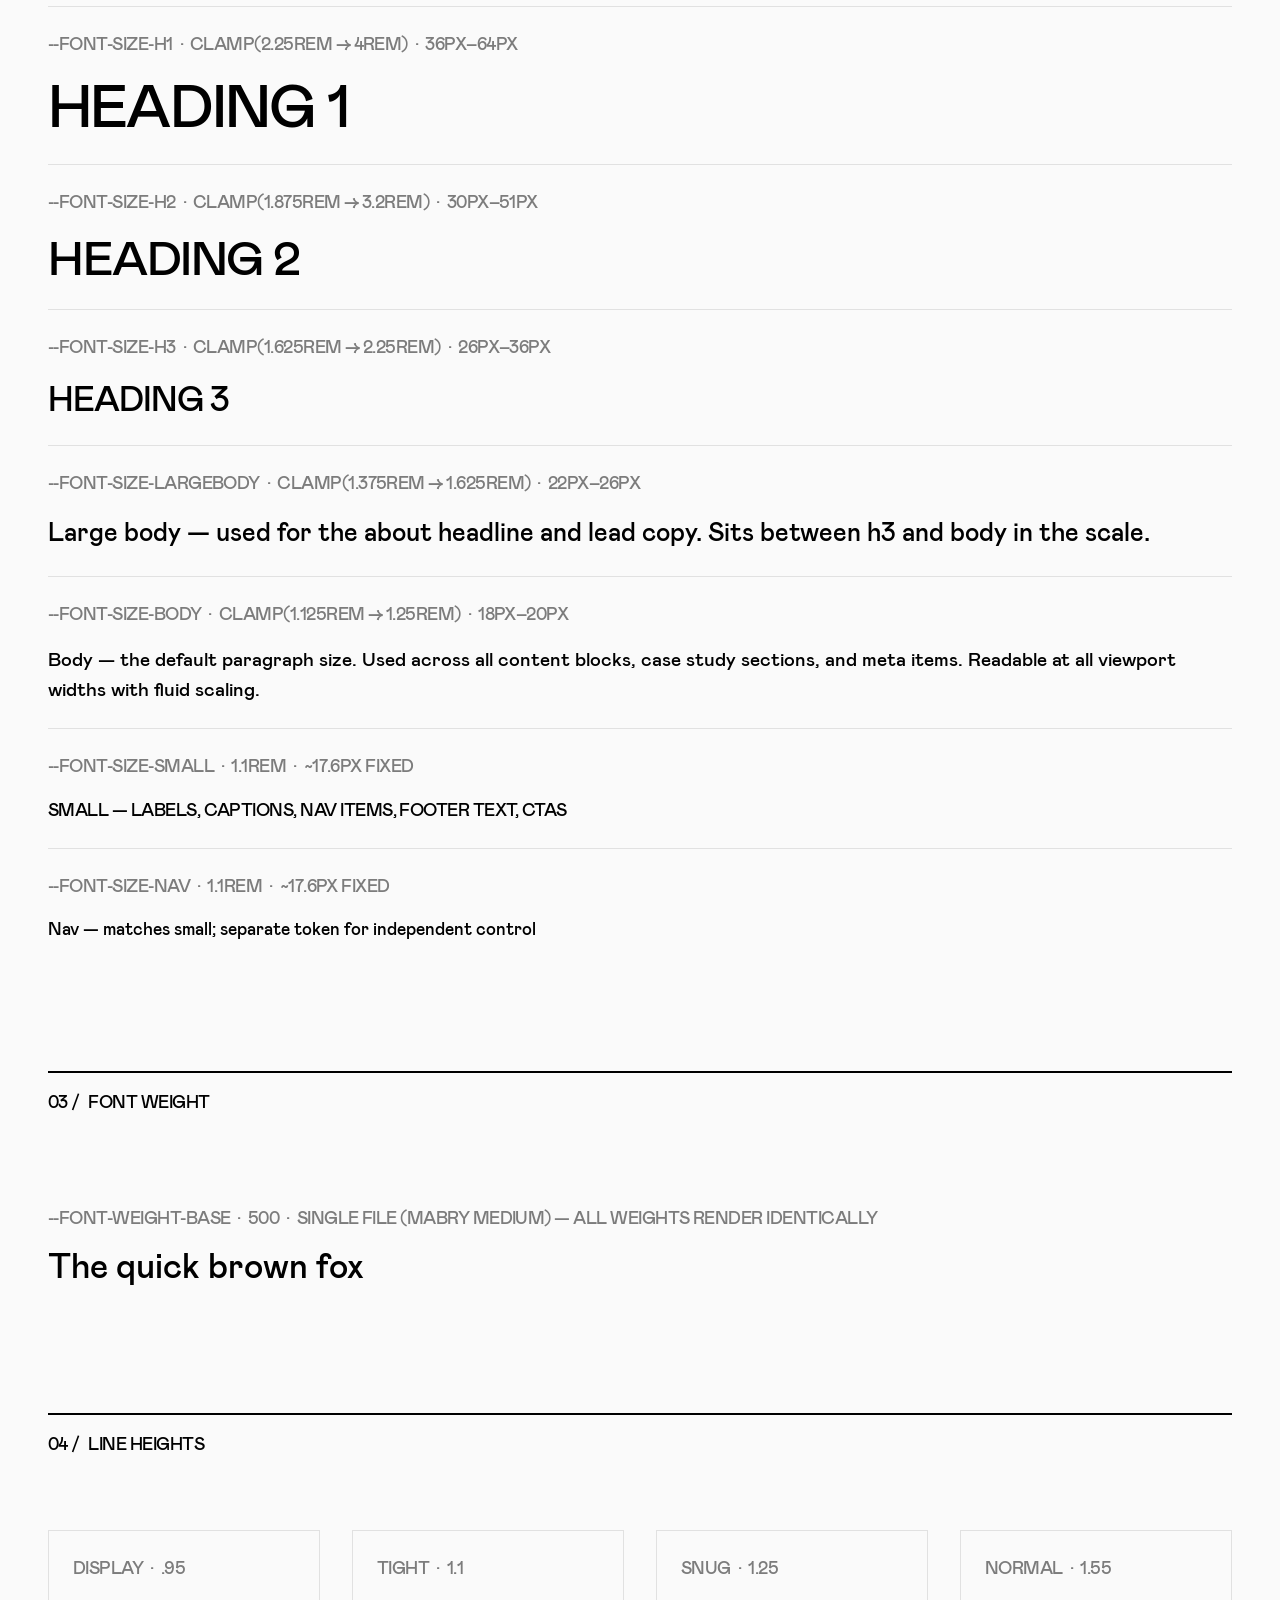
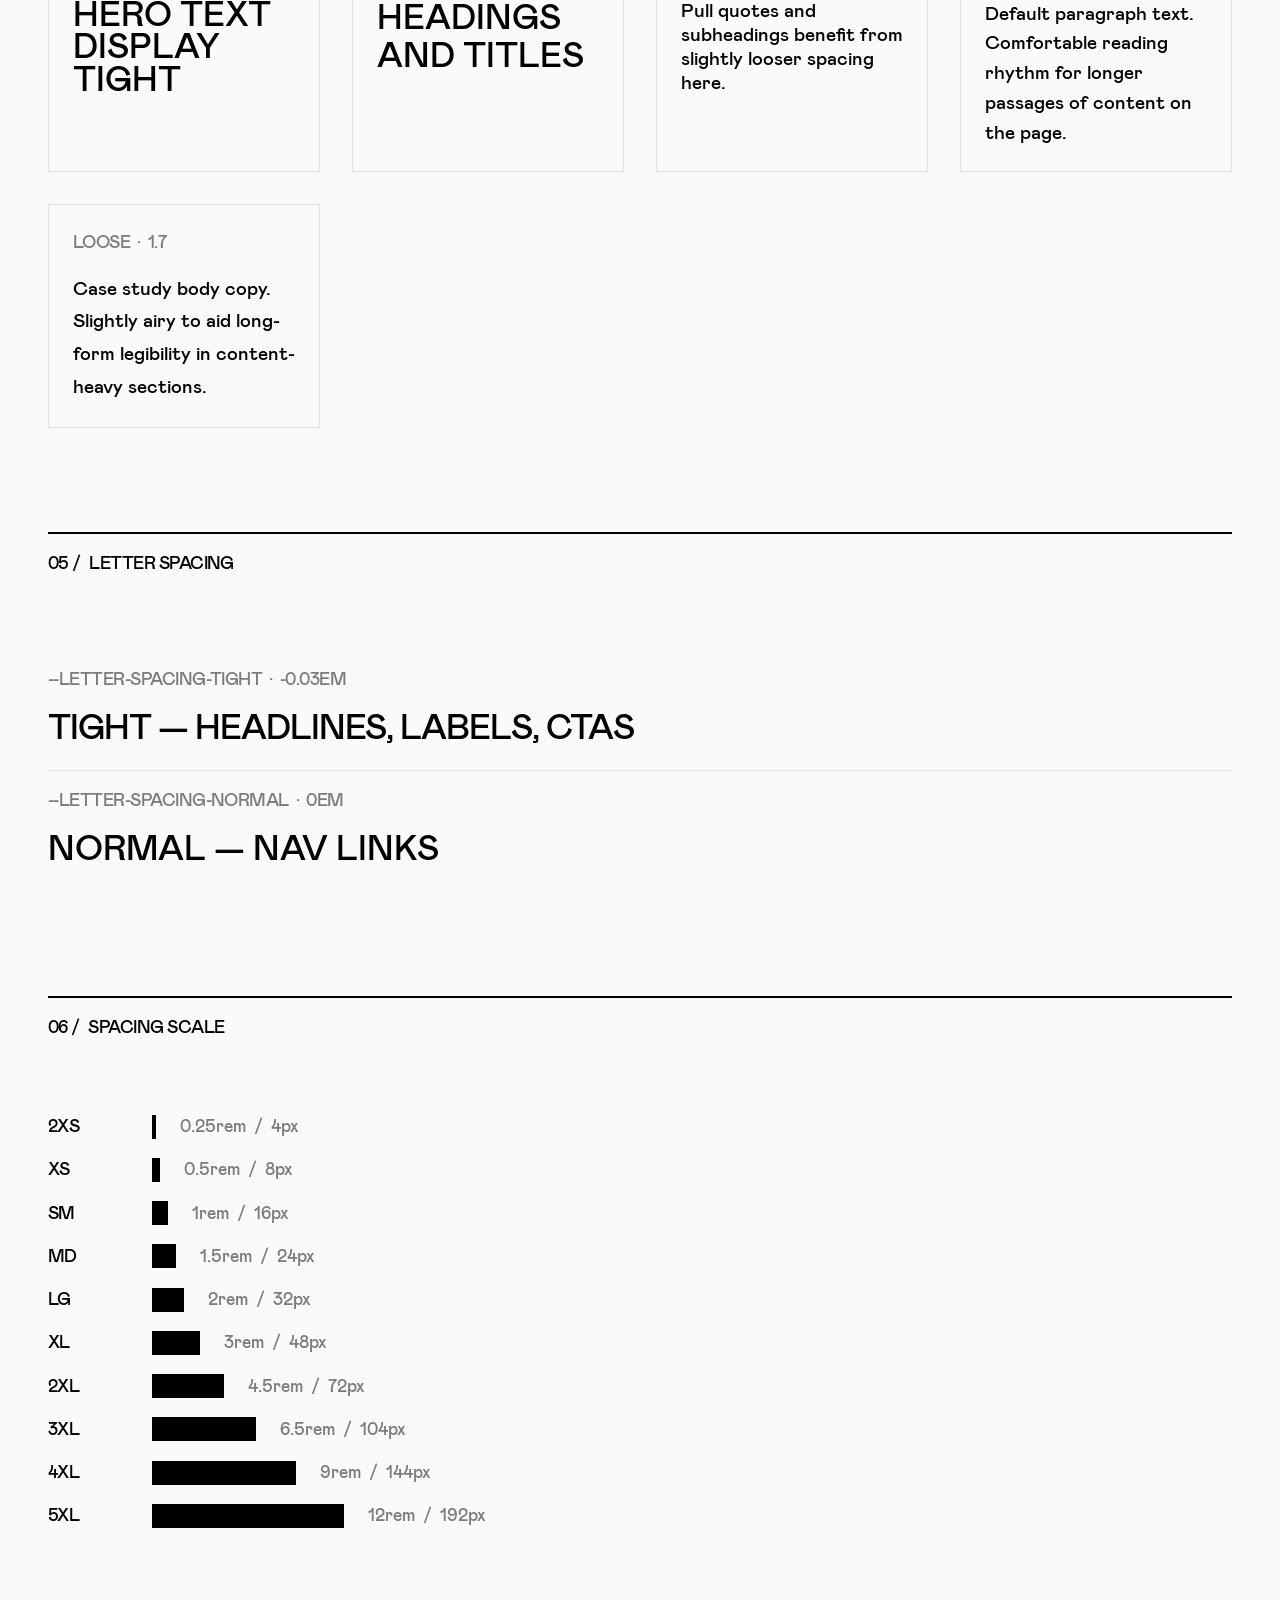
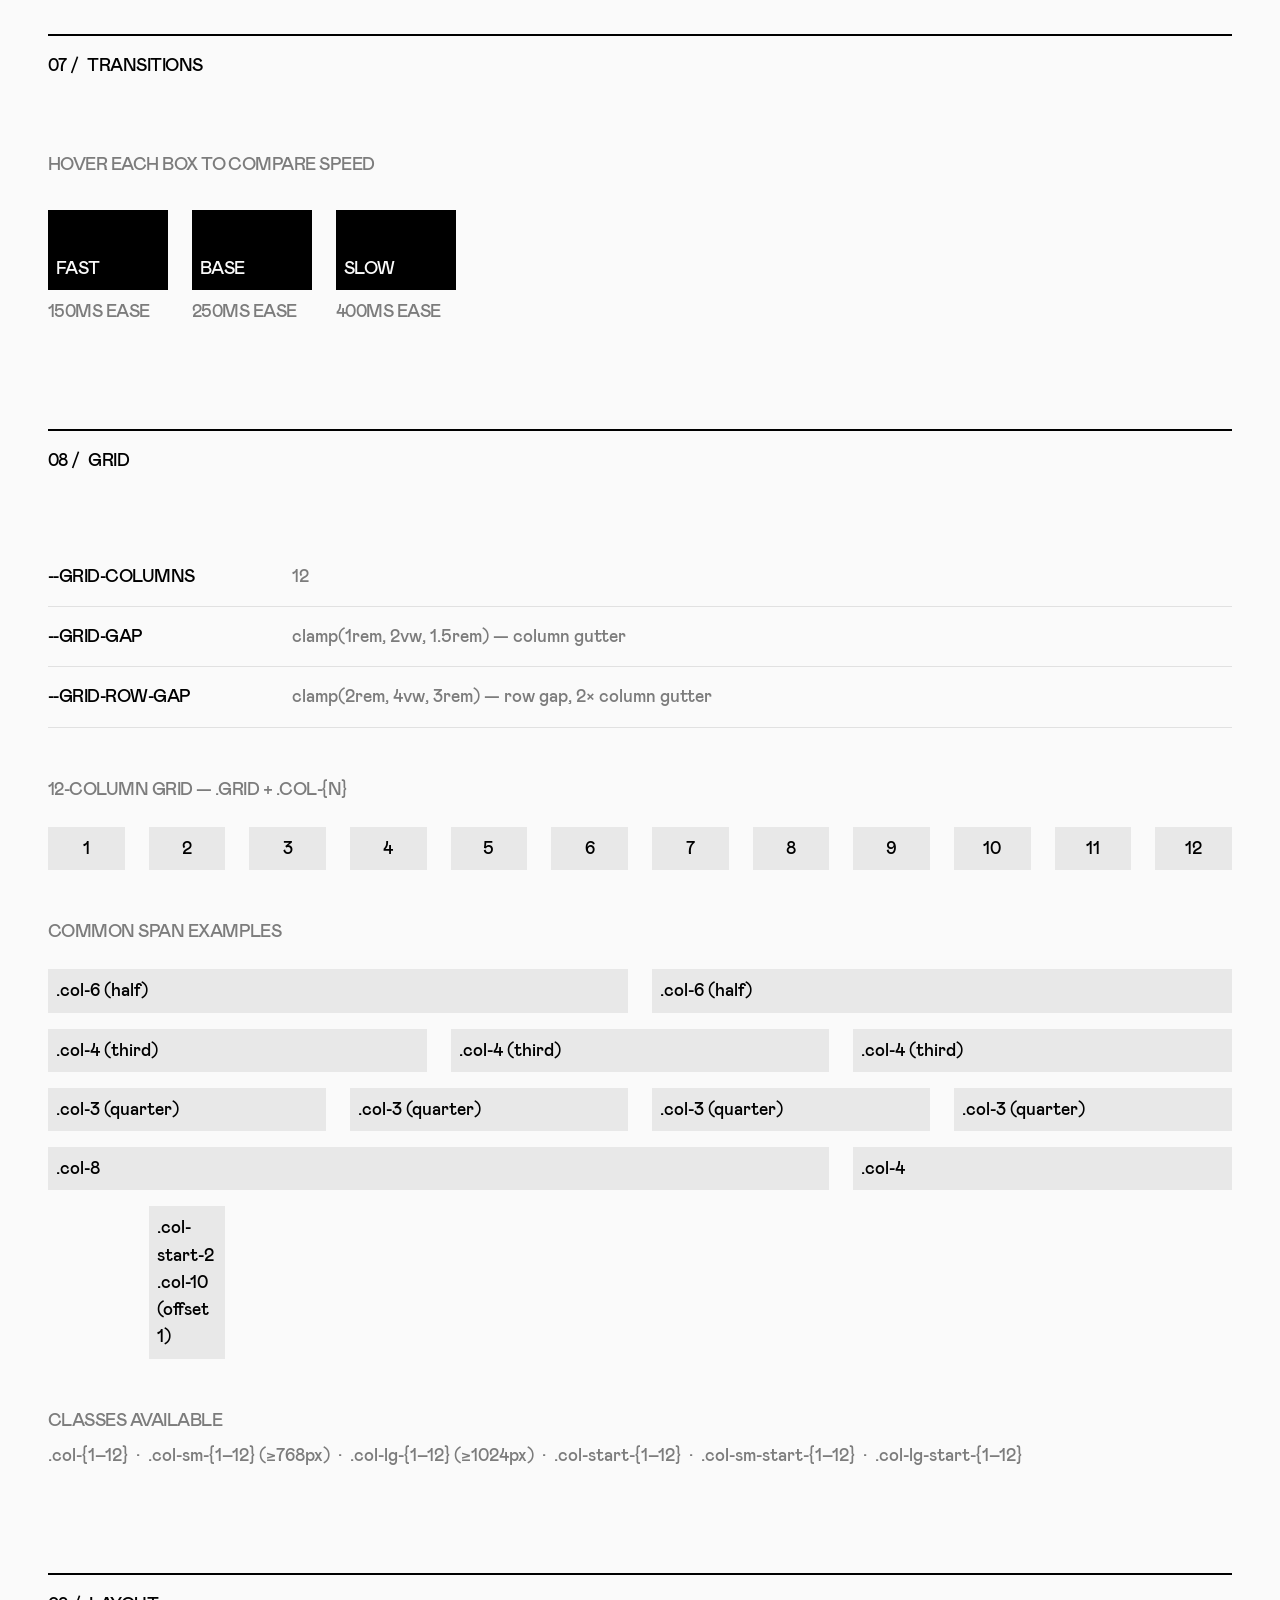
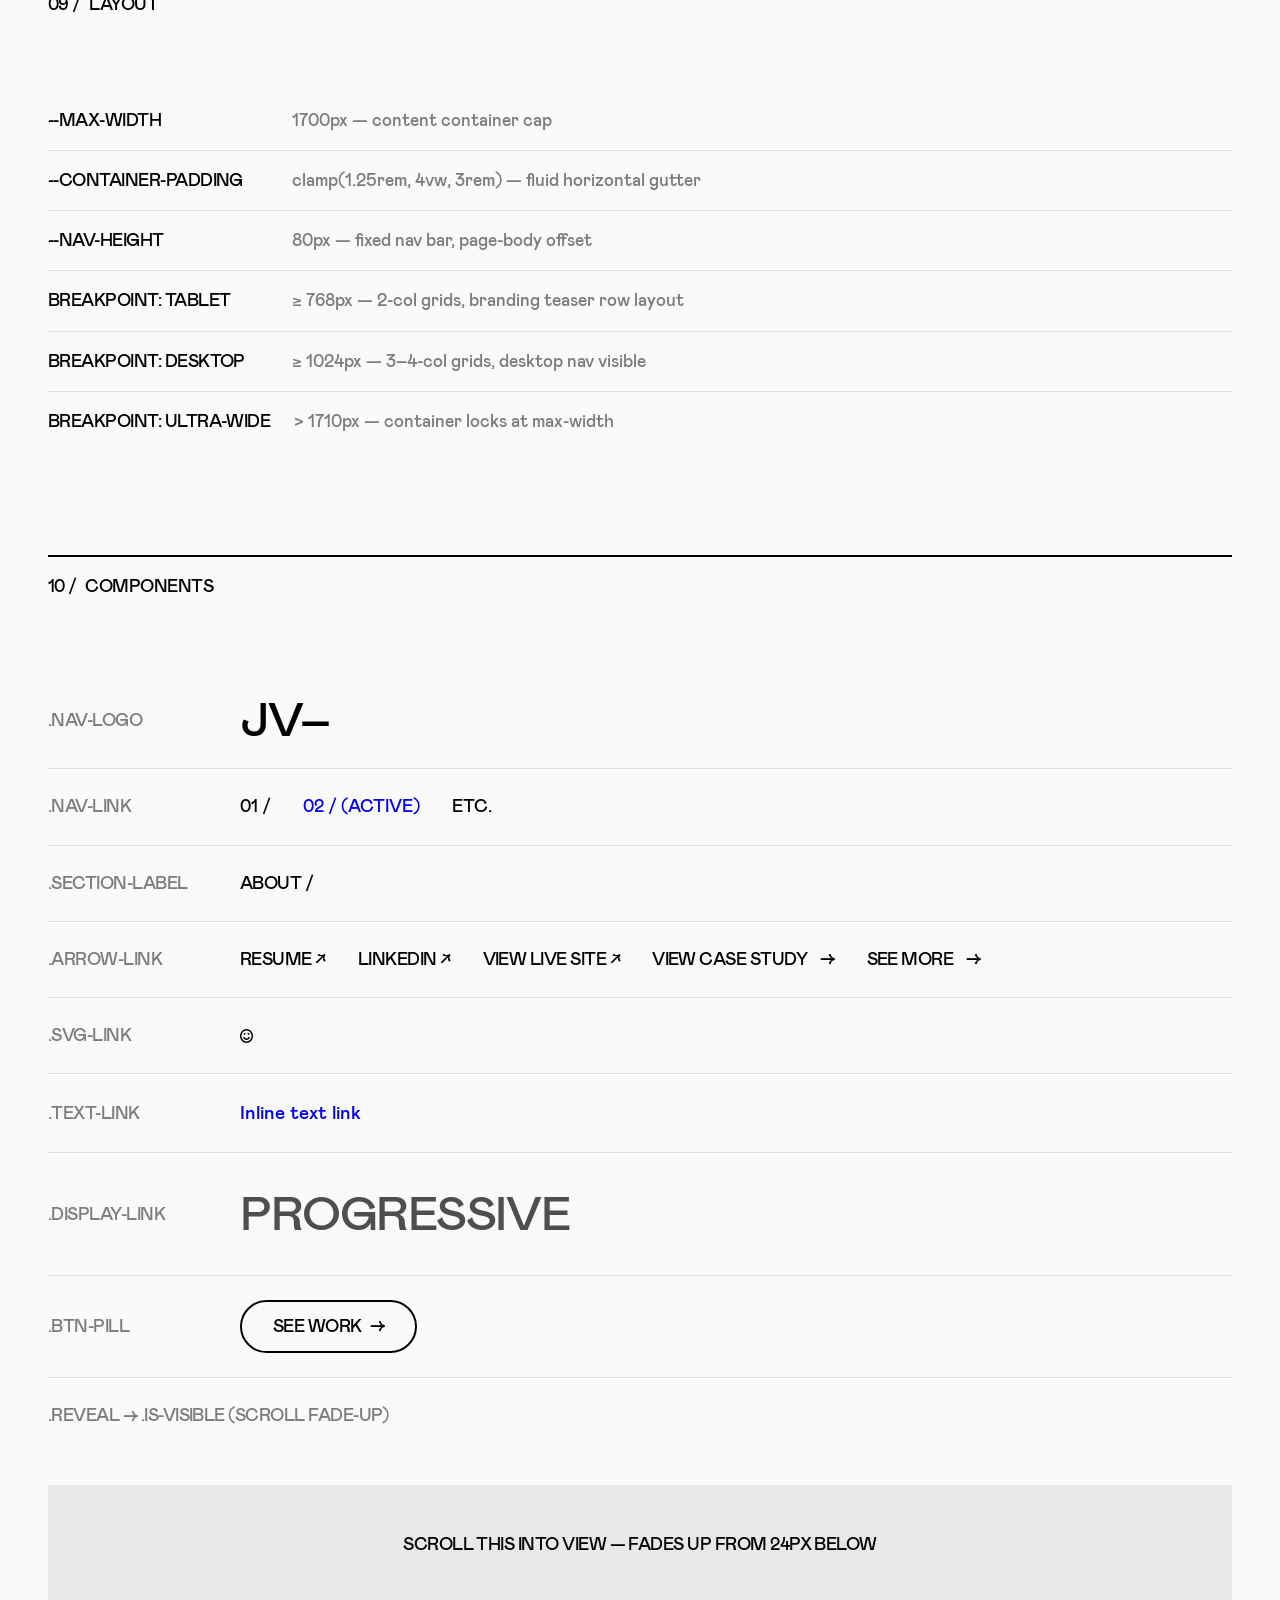
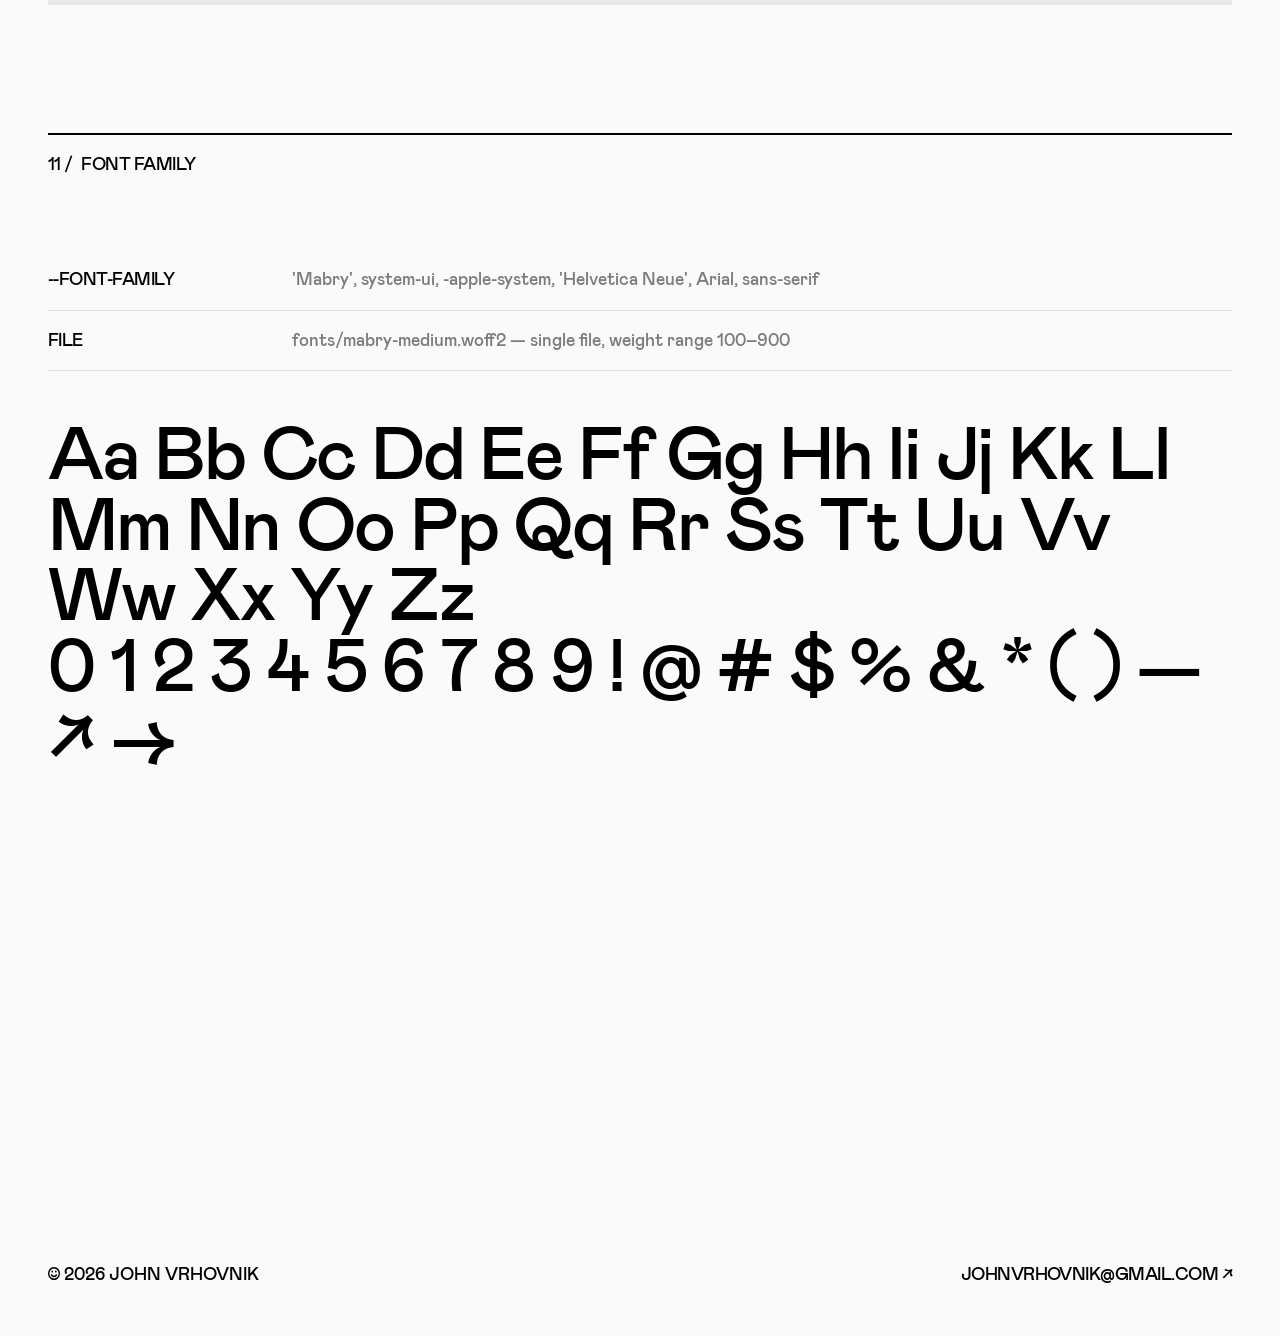
<file: pages/design-system.html>
<!DOCTYPE html>
<html lang="en">
<head>
  <meta charset="UTF-8" />
  <meta name="viewport" content="width=device-width, initial-scale=1.0" />
  <title>Design System — John Vrhovnik</title>
  <meta name="robots" content="noindex, nofollow" />

  <!-- Favicons -->
  <link rel="icon" type="image/svg+xml" href="../images/favicons/favicon.svg">
  <link rel="icon" href="../favicon.ico" sizes="any">
  <link rel="apple-touch-icon" sizes="180x180" href="../images/favicons/apple-touch-icon.png">
  <link rel="manifest" href="../site.webmanifest">
  <link rel="stylesheet" href="../css/styles.css" />

  <style>
    /* ── Showcase-only styles ── */
    .ds-page { padding-block: var(--space-4xl) var(--space-5xl); }

    .ds-section {
      padding-top: var(--space-sm);
      padding-bottom: var(--space-3xl);
      border-top: var(--border-rule);
    }

    .ds-section__label {
      font-size: var(--font-size-small);
      letter-spacing: var(--letter-spacing-tight);
      text-transform: uppercase;
      margin-bottom: var(--space-2xl);
      color: var(--color-text);
    }

    /* Color swatches */
    .ds-swatches {
      display: flex;
      flex-wrap: wrap;
      gap: var(--space-md);
    }

    .ds-swatch {
      display: flex;
      flex-direction: column;
      gap: var(--space-xs);
      flex: 1 1 160px;
      max-width: 240px;
    }

    .ds-swatch__block {
      width: 100%;
      height: 180px;
      border: 1px solid rgba(0,0,0,0.08);
      display: flex;
      align-items: flex-end;
      padding: var(--space-sm);
    }

    .ds-swatch__block-name {
      font-size: var(--font-size-small);
      font-weight: var(--font-weight-base);
      letter-spacing: var(--letter-spacing-tight);
      text-transform: uppercase;
      line-height: 1;
    }

    .ds-swatch__value {
      font-size: var(--font-size-small);
      opacity: 0.5;
      letter-spacing: var(--letter-spacing-tight);
      text-transform: uppercase;
    }

    /* Type specimens */
    .ds-type-row {
      display: flex;
      flex-direction: column;
      gap: var(--space-xs);
      padding-block: var(--space-md);
      border-bottom: 1px solid rgba(0,0,0,0.1);
    }

    .ds-type-row:last-child { border-bottom: none; }

    .ds-type-meta {
      font-size: var(--font-size-small);
      opacity: 0.5;
      letter-spacing: var(--letter-spacing-tight);
      text-transform: uppercase;
      margin-bottom: var(--space-xs);
    }

    /* Weight specimens */
    .ds-weight-row {
      padding-block: var(--space-sm);
      border-bottom: 1px solid rgba(0,0,0,0.1);
    }
    .ds-weight-row:last-child { border-bottom: none; }

    /* Line-height specimens */
    .ds-lh-grid {
      display: grid;
      grid-template-columns: repeat(auto-fill, minmax(260px, 1fr));
      gap: var(--space-lg);
    }

    .ds-lh-card {
      padding: var(--space-md);
      border: 1px solid rgba(0,0,0,0.1);
      overflow: hidden;
    }

    .ds-lh-label {
      font-size: var(--font-size-small);
      text-transform: uppercase;
      letter-spacing: var(--letter-spacing-tight);
      opacity: 0.5;
      margin-bottom: var(--space-sm);
    }

    /* Spacing scale */
    .ds-space-rows {
      display: flex;
      flex-direction: column;
      gap: var(--space-sm);
    }

    .ds-space-row {
      display: flex;
      align-items: center;
      gap: var(--space-md);
    }

    .ds-space-row__label {
      font-size: var(--font-size-small);
      text-transform: uppercase;
      letter-spacing: var(--letter-spacing-tight);
      width: 80px;
      flex-shrink: 0;
    }

    .ds-space-row__bar {
      height: 24px;
      background-color: var(--color-text);
      flex-shrink: 0;
    }

    .ds-space-row__value {
      font-size: var(--font-size-small);
      opacity: 0.5;
    }

    /* Border demos */
    .ds-border-row {
      padding-block: var(--space-md);
      border-bottom: 1px solid rgba(0,0,0,0.1);
    }
    .ds-border-row:last-child { border-bottom: none; }

    /* Transition demos */
    .ds-transition-grid {
      display: flex;
      flex-wrap: wrap;
      gap: var(--space-md);
    }

    .ds-transition-box {
      width: 120px;
      height: 80px;
      background-color: var(--color-text);
      display: flex;
      align-items: flex-end;
      padding: var(--space-xs);
    }

    .ds-transition-box span {
      font-size: var(--font-size-small);
      text-transform: uppercase;
      letter-spacing: var(--letter-spacing-tight);
      color: var(--color-background);
    }

    .ds-transition-box--fast  { transition: background-color var(--transition-fast); }
    .ds-transition-box--base  { transition: background-color var(--transition-base); }
    .ds-transition-box--slow  { transition: background-color var(--transition-slow); }

    .ds-transition-box:hover { background-color: var(--color-link); }

    /* Component demos */
    .ds-component-row {
      display: flex;
      flex-wrap: wrap;
      align-items: center;
      gap: var(--space-lg);
      padding-block: var(--space-md);
      border-bottom: 1px solid rgba(0,0,0,0.1);
    }
    .ds-component-row:last-child { border-bottom: none; }

    .ds-component-label {
      font-size: var(--font-size-small);
      text-transform: uppercase;
      letter-spacing: var(--letter-spacing-tight);
      opacity: 0.5;
      min-width: 160px;
    }

    /* Layout token row */
    .ds-layout-row {
      display: flex;
      align-items: baseline;
      gap: var(--space-md);
      padding-block: var(--space-sm);
      border-bottom: 1px solid rgba(0,0,0,0.1);
    }
    .ds-layout-row:last-child { border-bottom: none; }

    .ds-layout-token {
      font-size: var(--font-size-small);
      text-transform: uppercase;
      letter-spacing: var(--letter-spacing-tight);
      min-width: 220px;
    }

    .ds-layout-value {
      font-size: var(--font-size-small);
      opacity: 0.5;
    }

    @media (max-width: 600px) {
      .ds-layout-row {
        flex-direction: column;
        gap: var(--space-2xs);
      }
      .ds-layout-token {
        min-width: 0;
      }
      .ds-component-row {
        flex-direction: column;
        align-items: flex-start;
        gap: var(--space-sm);
      }
      .ds-component-label {
        min-width: 0;
      }
    }

    /* Reveal demo */
    .ds-reveal-demo {
      width: 100%;
      height: 120px;
      background-color: #e8e8e8;
      display: flex;
      align-items: center;
      justify-content: center;
      padding: var(--space-md);
      font-size: var(--font-size-small);
      text-transform: uppercase;
      letter-spacing: var(--letter-spacing-tight);
    }
  </style>
</head>
<body>

  <a class="skip-link" href="#main">Skip to content</a>

  <!-- NAV -->
  <nav class="nav" aria-label="Site navigation">
    <a href="../index.html" class="nav-logo" aria-label="John Vrhovnik — Home">JV–</a>

    <button class="nav-toggle" aria-label="Toggle navigation" aria-expanded="false" aria-controls="nav-drawer">
      <span></span><span></span><span></span>
    </button>

    <ul class="nav-links" role="list">
      <li><a href="progressive-purpose.html" class="nav-link">01 /</a></li>
      <li><a href="fetchmate.html"           class="nav-link">02 /</a></li>
      <li><a href="progressive-digital.html" class="nav-link">03 /</a></li>
      <li><a href="etcetera.html"                class="nav-link">Etc.</a></li>
    </ul>
  </nav>

  <nav id="nav-drawer" class="nav-drawer" aria-label="Mobile navigation">
    <a href="progressive-purpose.html" class="nav-link">01 /</a>
    <a href="fetchmate.html"           class="nav-link">02 /</a>
    <a href="progressive-digital.html" class="nav-link">03 /</a>
    <a href="etcetera.html"                class="nav-link">Etc.</a>
  </nav>

  <main id="main" class="page-body">
    <div class="ds-page container">

      <!-- Page header -->
      <div style="padding-block: var(--space-3xl) var(--space-5xl); padding-bottom: calc(var(--space-5xl) * 1.5);">
        <p style="font-size: var(--font-size-h3); font-weight: var(--font-weight-base); letter-spacing: var(--letter-spacing-tight); line-height: var(--line-height-snug); text-transform: uppercase; margin-bottom: var(--space-2xs);">Welcome to my</p>
        <h1 style="font-size: var(--font-size-display); font-weight: var(--font-weight-base); letter-spacing: var(--letter-spacing-tight); line-height: var(--line-height-display); text-transform: uppercase;">Design System</h1>
        <p style="font-size: var(--font-size-body); line-height: var(--line-height-normal); margin-top: var(--space-xl);">This site was built entirely with Claude Code</p>
        <a href="https://github.com/john-vrhovnik/portfolio-site" class="arrow-link" target="_blank" rel="noopener noreferrer" style="margin-top: var(--space-sm);">View Github repo ↗</a>
      </div>


      <!-- ══════════════════════════════════════════
           COLORS
           ══════════════════════════════════════════ -->
      <section class="ds-section" aria-label="Colors">
        <p class="ds-section__label">01 /&ensp;Colors</p>
        <div class="ds-swatches">

          <div class="ds-swatch">
            <div class="ds-swatch__block" style="background-color: #FAFAFA; color: #000000;">
              <span class="ds-swatch__block-name">Background</span>
            </div>
            <p class="ds-swatch__value">--color-background</p>
            <p class="ds-swatch__value">#FAFAFA</p>
          </div>

          <div class="ds-swatch">
            <div class="ds-swatch__block" style="background-color: #000000; color: #FAFAFA;">
              <span class="ds-swatch__block-name">Text</span>
            </div>
            <p class="ds-swatch__value">--color-text</p>
            <p class="ds-swatch__value">#000000</p>
          </div>

          <div class="ds-swatch">
            <div class="ds-swatch__block" style="background-color: #0000FF; color: #FAFAFA;">
              <span class="ds-swatch__block-name">Link / Brand Blue</span>
            </div>
            <p class="ds-swatch__value">--color-link</p>
            <p class="ds-swatch__value">#0000FF</p>
          </div>

          <div class="ds-swatch">
            <div class="ds-swatch__block" style="background-color: #4E4E4E; color: #FAFAFA;">
              <span class="ds-swatch__block-name">Muted</span>
            </div>
            <p class="ds-swatch__value">--color-muted</p>
            <p class="ds-swatch__value">#4E4E4E</p>
          </div>

        </div>
      </section>


      <!-- ══════════════════════════════════════════
           TYPOGRAPHY — SIZES
           ══════════════════════════════════════════ -->
      <section class="ds-section" aria-label="Typography sizes">
        <p class="ds-section__label">02 /&ensp;Type Scale</p>

        <div class="ds-type-row">
          <p class="ds-type-meta">--font-size-display &nbsp;·&nbsp; clamp(2.75rem → 5rem) &nbsp;·&nbsp; 44px–80px</p>
          <p style="font-size: var(--font-size-display); font-weight: var(--font-weight-base); line-height: var(--line-height-display); letter-spacing: var(--letter-spacing-tight); text-transform: uppercase;">Display</p>
        </div>

        <div class="ds-type-row">
          <p class="ds-type-meta">--font-size-h1 &nbsp;·&nbsp; clamp(2.25rem → 4rem) &nbsp;·&nbsp; 36px–64px</p>
          <p style="font-size: var(--font-size-h1); font-weight: var(--font-weight-base); line-height: var(--line-height-tight); letter-spacing: var(--letter-spacing-tight); text-transform: uppercase;">Heading 1</p>
        </div>

        <div class="ds-type-row">
          <p class="ds-type-meta">--font-size-h2 &nbsp;·&nbsp; clamp(1.875rem → 3.2rem) &nbsp;·&nbsp; 30px–51px</p>
          <p style="font-size: var(--font-size-h2); font-weight: var(--font-weight-base); line-height: var(--line-height-tight); letter-spacing: var(--letter-spacing-tight); text-transform: uppercase;">Heading 2</p>
        </div>

        <div class="ds-type-row">
          <p class="ds-type-meta">--font-size-h3 &nbsp;·&nbsp; clamp(1.625rem → 2.25rem) &nbsp;·&nbsp; 26px–36px</p>
          <p style="font-size: var(--font-size-h3); font-weight: var(--font-weight-base); line-height: var(--line-height-snug); letter-spacing: var(--letter-spacing-tight); text-transform: uppercase;">Heading 3</p>
        </div>

        <div class="ds-type-row">
          <p class="ds-type-meta">--font-size-largebody &nbsp;·&nbsp; clamp(1.375rem → 1.625rem) &nbsp;·&nbsp; 22px–26px</p>
          <p style="font-size: var(--font-size-largebody); font-weight: var(--font-weight-base); line-height: var(--line-height-normal);">Large body — used for the about headline and lead copy. Sits between h3 and body in the scale.</p>
        </div>

        <div class="ds-type-row">
          <p class="ds-type-meta">--font-size-body &nbsp;·&nbsp; clamp(1.125rem → 1.25rem) &nbsp;·&nbsp; 18px–20px</p>
          <p style="font-size: var(--font-size-body); line-height: var(--line-height-normal);">Body — the default paragraph size. Used across all content blocks, case study sections, and meta items. Readable at all viewport widths with fluid scaling.</p>
        </div>

        <div class="ds-type-row">
          <p class="ds-type-meta">--font-size-small &nbsp;·&nbsp; 1.1rem &nbsp;·&nbsp; ~17.6px fixed</p>
          <p style="font-size: var(--font-size-small); text-transform: uppercase; letter-spacing: var(--letter-spacing-tight);">Small — labels, captions, nav items, footer text, CTAs</p>
        </div>

        <div class="ds-type-row">
          <p class="ds-type-meta">--font-size-nav &nbsp;·&nbsp; 1.1rem &nbsp;·&nbsp; ~17.6px fixed</p>
          <p style="font-size: var(--font-size-nav);">Nav — matches small; separate token for independent control</p>
        </div>

      </section>


      <!-- ══════════════════════════════════════════
           TYPOGRAPHY — WEIGHT
           ══════════════════════════════════════════ -->
      <section class="ds-section" aria-label="Font weight">
        <p class="ds-section__label">03 /&ensp;Font Weight</p>

        <div class="ds-weight-row">
          <p class="ds-type-meta">--font-weight-base &nbsp;·&nbsp; 500 &nbsp;·&nbsp; Single file (Mabry Medium) — all weights render identically</p>
          <p style="font-size: var(--font-size-h3); font-weight: 500;">The quick brown fox</p>
        </div>

      </section>


      <!-- ══════════════════════════════════════════
           TYPOGRAPHY — LINE HEIGHTS
           ══════════════════════════════════════════ -->
      <section class="ds-section" aria-label="Line heights">
        <p class="ds-section__label">04 /&ensp;Line Heights</p>
        <div class="ds-lh-grid">

          <div class="ds-lh-card">
            <p class="ds-lh-label">Display &nbsp;·&nbsp; .95</p>
            <p style="font-size: var(--font-size-h3); font-weight: var(--font-weight-base); line-height: .95; text-transform: uppercase;">Hero text display tight</p>
          </div>

          <div class="ds-lh-card">
            <p class="ds-lh-label">Tight &nbsp;·&nbsp; 1.1</p>
            <p style="font-size: var(--font-size-h3); font-weight: var(--font-weight-base); line-height: 1.1; text-transform: uppercase;">Headings and titles</p>
          </div>

          <div class="ds-lh-card">
            <p class="ds-lh-label">Snug &nbsp;·&nbsp; 1.25</p>
            <p style="font-size: var(--font-size-body); line-height: 1.25;">Pull quotes and subheadings benefit from slightly looser spacing here.</p>
          </div>

          <div class="ds-lh-card">
            <p class="ds-lh-label">Normal &nbsp;·&nbsp; 1.55</p>
            <p style="font-size: var(--font-size-body); line-height: 1.55;">Default paragraph text. Comfortable reading rhythm for longer passages of content on the page.</p>
          </div>

          <div class="ds-lh-card">
            <p class="ds-lh-label">Loose &nbsp;·&nbsp; 1.7</p>
            <p style="font-size: var(--font-size-body); line-height: 1.7;">Case study body copy. Slightly airy to aid long-form legibility in content-heavy sections.</p>
          </div>

        </div>
      </section>


      <!-- ══════════════════════════════════════════
           TYPOGRAPHY — LETTER SPACING
           ══════════════════════════════════════════ -->
      <section class="ds-section" aria-label="Letter spacing">
        <p class="ds-section__label">05 /&ensp;Letter Spacing</p>

        <div class="ds-weight-row">
          <p class="ds-type-meta">--letter-spacing-tight &nbsp;·&nbsp; -0.03em</p>
          <p style="font-size: var(--font-size-h3); font-weight: var(--font-weight-base); letter-spacing: -0.03em; text-transform: uppercase;">Tight — headlines, labels, CTAs</p>
        </div>

        <div class="ds-weight-row">
          <p class="ds-type-meta">--letter-spacing-normal &nbsp;·&nbsp; 0em</p>
          <p style="font-size: var(--font-size-h3); font-weight: var(--font-weight-base); letter-spacing: 0em; text-transform: uppercase;">Normal — nav links</p>
        </div>

      </section>


      <!-- ══════════════════════════════════════════
           SPACING SCALE
           ══════════════════════════════════════════ -->
      <section class="ds-section" aria-label="Spacing scale">
        <p class="ds-section__label">06 /&ensp;Spacing Scale</p>
        <div class="ds-space-rows">

          <div class="ds-space-row">
            <p class="ds-space-row__label">2xs</p>
            <div class="ds-space-row__bar" style="width: var(--space-2xs);"></div>
            <p class="ds-space-row__value">0.25rem &nbsp;/&nbsp; 4px</p>
          </div>

          <div class="ds-space-row">
            <p class="ds-space-row__label">xs</p>
            <div class="ds-space-row__bar" style="width: var(--space-xs);"></div>
            <p class="ds-space-row__value">0.5rem &nbsp;/&nbsp; 8px</p>
          </div>

          <div class="ds-space-row">
            <p class="ds-space-row__label">sm</p>
            <div class="ds-space-row__bar" style="width: var(--space-sm);"></div>
            <p class="ds-space-row__value">1rem &nbsp;/&nbsp; 16px</p>
          </div>

          <div class="ds-space-row">
            <p class="ds-space-row__label">md</p>
            <div class="ds-space-row__bar" style="width: var(--space-md);"></div>
            <p class="ds-space-row__value">1.5rem &nbsp;/&nbsp; 24px</p>
          </div>

          <div class="ds-space-row">
            <p class="ds-space-row__label">lg</p>
            <div class="ds-space-row__bar" style="width: var(--space-lg);"></div>
            <p class="ds-space-row__value">2rem &nbsp;/&nbsp; 32px</p>
          </div>

          <div class="ds-space-row">
            <p class="ds-space-row__label">xl</p>
            <div class="ds-space-row__bar" style="width: var(--space-xl);"></div>
            <p class="ds-space-row__value">3rem &nbsp;/&nbsp; 48px</p>
          </div>

          <div class="ds-space-row">
            <p class="ds-space-row__label">2xl</p>
            <div class="ds-space-row__bar" style="width: var(--space-2xl);"></div>
            <p class="ds-space-row__value">4.5rem &nbsp;/&nbsp; 72px</p>
          </div>

          <div class="ds-space-row">
            <p class="ds-space-row__label">3xl</p>
            <div class="ds-space-row__bar" style="width: var(--space-3xl);"></div>
            <p class="ds-space-row__value">6.5rem &nbsp;/&nbsp; 104px</p>
          </div>

          <div class="ds-space-row">
            <p class="ds-space-row__label">4xl</p>
            <div class="ds-space-row__bar" style="width: var(--space-4xl);"></div>
            <p class="ds-space-row__value">9rem &nbsp;/&nbsp; 144px</p>
          </div>

          <div class="ds-space-row">
            <p class="ds-space-row__label">5xl</p>
            <div class="ds-space-row__bar" style="width: var(--space-5xl);"></div>
            <p class="ds-space-row__value">12rem &nbsp;/&nbsp; 192px</p>
          </div>

        </div>
      </section>


      <!-- ══════════════════════════════════════════
           TRANSITIONS
           ══════════════════════════════════════════ -->
      <section class="ds-section" aria-label="Transitions">
        <p class="ds-section__label">07 /&ensp;Transitions</p>
        <p style="font-size: var(--font-size-small); text-transform: uppercase; letter-spacing: var(--letter-spacing-tight); opacity: 0.5; margin-bottom: var(--space-lg);">Hover each box to compare speed</p>
        <div class="ds-transition-grid">

          <div>
            <div class="ds-transition-box ds-transition-box--fast">
              <span>Fast</span>
            </div>
            <p style="font-size: var(--font-size-small); text-transform: uppercase; letter-spacing: var(--letter-spacing-tight); opacity: 0.5; margin-top: var(--space-xs);">150ms ease</p>
          </div>

          <div>
            <div class="ds-transition-box ds-transition-box--base">
              <span>Base</span>
            </div>
            <p style="font-size: var(--font-size-small); text-transform: uppercase; letter-spacing: var(--letter-spacing-tight); opacity: 0.5; margin-top: var(--space-xs);">250ms ease</p>
          </div>

          <div>
            <div class="ds-transition-box ds-transition-box--slow">
              <span>Slow</span>
            </div>
            <p style="font-size: var(--font-size-small); text-transform: uppercase; letter-spacing: var(--letter-spacing-tight); opacity: 0.5; margin-top: var(--space-xs);">400ms ease</p>
          </div>

        </div>
      </section>


      <!-- ══════════════════════════════════════════
           GRID
           ══════════════════════════════════════════ -->
      <section class="ds-section" aria-label="Grid system">
        <p class="ds-section__label">08 /&ensp;Grid</p>

        <div class="ds-layout-row">
          <p class="ds-layout-token">--grid-columns</p>
          <p class="ds-layout-value">12</p>
        </div>
        <div class="ds-layout-row">
          <p class="ds-layout-token">--grid-gap</p>
          <p class="ds-layout-value">clamp(1rem, 2vw, 1.5rem) — column gutter</p>
        </div>
        <div class="ds-layout-row" style="margin-bottom: var(--space-xl);">
          <p class="ds-layout-token">--grid-row-gap</p>
          <p class="ds-layout-value">clamp(2rem, 4vw, 3rem) — row gap, 2× column gutter</p>
        </div>

        <p style="font-size: var(--font-size-small); text-transform: uppercase; letter-spacing: var(--letter-spacing-tight); opacity: 0.5; margin-bottom: var(--space-md);">12-column grid — .grid + .col-{n}</p>
        <div class="grid" style="margin-bottom: var(--space-xl);">
          <div class="col-1"  style="background:#e8e8e8; padding-block: var(--space-xs); font-size: var(--font-size-small); text-align:center; min-width:0;">1</div>
          <div class="col-1"  style="background:#e8e8e8; padding-block: var(--space-xs); font-size: var(--font-size-small); text-align:center; min-width:0;">2</div>
          <div class="col-1"  style="background:#e8e8e8; padding-block: var(--space-xs); font-size: var(--font-size-small); text-align:center; min-width:0;">3</div>
          <div class="col-1"  style="background:#e8e8e8; padding-block: var(--space-xs); font-size: var(--font-size-small); text-align:center; min-width:0;">4</div>
          <div class="col-1"  style="background:#e8e8e8; padding-block: var(--space-xs); font-size: var(--font-size-small); text-align:center; min-width:0;">5</div>
          <div class="col-1"  style="background:#e8e8e8; padding-block: var(--space-xs); font-size: var(--font-size-small); text-align:center; min-width:0;">6</div>
          <div class="col-1"  style="background:#e8e8e8; padding-block: var(--space-xs); font-size: var(--font-size-small); text-align:center; min-width:0;">7</div>
          <div class="col-1"  style="background:#e8e8e8; padding-block: var(--space-xs); font-size: var(--font-size-small); text-align:center; min-width:0;">8</div>
          <div class="col-1"  style="background:#e8e8e8; padding-block: var(--space-xs); font-size: var(--font-size-small); text-align:center; min-width:0;">9</div>
          <div class="col-1"  style="background:#e8e8e8; padding-block: var(--space-xs); font-size: var(--font-size-small); text-align:center; min-width:0;">10</div>
          <div class="col-1"  style="background:#e8e8e8; padding-block: var(--space-xs); font-size: var(--font-size-small); text-align:center; min-width:0;">11</div>
          <div class="col-1"  style="background:#e8e8e8; padding-block: var(--space-xs); font-size: var(--font-size-small); text-align:center; min-width:0;">12</div>
        </div>

        <p style="font-size: var(--font-size-small); text-transform: uppercase; letter-spacing: var(--letter-spacing-tight); opacity: 0.5; margin-bottom: var(--space-md);">Common span examples</p>
        <div class="grid" style="margin-bottom: var(--space-sm);">
          <div class="col-6"  style="background:#e8e8e8; padding: var(--space-xs); font-size: var(--font-size-small);">.col-6 (half)</div>
          <div class="col-6"  style="background:#e8e8e8; padding: var(--space-xs); font-size: var(--font-size-small);">.col-6 (half)</div>
        </div>
        <div class="grid" style="margin-bottom: var(--space-sm);">
          <div class="col-4"  style="background:#e8e8e8; padding: var(--space-xs); font-size: var(--font-size-small);">.col-4 (third)</div>
          <div class="col-4"  style="background:#e8e8e8; padding: var(--space-xs); font-size: var(--font-size-small);">.col-4 (third)</div>
          <div class="col-4"  style="background:#e8e8e8; padding: var(--space-xs); font-size: var(--font-size-small);">.col-4 (third)</div>
        </div>
        <div class="grid" style="margin-bottom: var(--space-sm);">
          <div class="col-3"  style="background:#e8e8e8; padding: var(--space-xs); font-size: var(--font-size-small);">.col-3 (quarter)</div>
          <div class="col-3"  style="background:#e8e8e8; padding: var(--space-xs); font-size: var(--font-size-small);">.col-3 (quarter)</div>
          <div class="col-3"  style="background:#e8e8e8; padding: var(--space-xs); font-size: var(--font-size-small);">.col-3 (quarter)</div>
          <div class="col-3"  style="background:#e8e8e8; padding: var(--space-xs); font-size: var(--font-size-small);">.col-3 (quarter)</div>
        </div>
        <div class="grid" style="margin-bottom: var(--space-sm);">
          <div class="col-8"  style="background:#e8e8e8; padding: var(--space-xs); font-size: var(--font-size-small);">.col-8</div>
          <div class="col-4"  style="background:#e8e8e8; padding: var(--space-xs); font-size: var(--font-size-small);">.col-4</div>
        </div>
        <div class="grid" style="margin-bottom: var(--space-xl);">
          <div class="col-start-2 col-10" style="background:#e8e8e8; padding: var(--space-xs); font-size: var(--font-size-small);">.col-start-2 .col-10 (offset 1)</div>
        </div>

        <p style="font-size: var(--font-size-small); text-transform: uppercase; letter-spacing: var(--letter-spacing-tight); opacity: 0.5; margin-bottom: var(--space-xs);">Classes available</p>
        <p style="font-size: var(--font-size-small); opacity: 0.5;">.col-{1–12} &nbsp;·&nbsp; .col-sm-{1–12} (≥768px) &nbsp;·&nbsp; .col-lg-{1–12} (≥1024px) &nbsp;·&nbsp; .col-start-{1–12} &nbsp;·&nbsp; .col-sm-start-{1–12} &nbsp;·&nbsp; .col-lg-start-{1–12}</p>

      </section>


      <!-- ══════════════════════════════════════════
           LAYOUT TOKENS
           ══════════════════════════════════════════ -->
      <section class="ds-section" aria-label="Layout tokens">
        <p class="ds-section__label">09 /&ensp;Layout</p>

        <div class="ds-layout-row">
          <p class="ds-layout-token">--max-width</p>
          <p class="ds-layout-value">1700px — content container cap</p>
        </div>

        <div class="ds-layout-row">
          <p class="ds-layout-token">--container-padding</p>
          <p class="ds-layout-value">clamp(1.25rem, 4vw, 3rem) — fluid horizontal gutter</p>
        </div>

        <div class="ds-layout-row">
          <p class="ds-layout-token">--nav-height</p>
          <p class="ds-layout-value">80px — fixed nav bar, page-body offset</p>
        </div>

        <div class="ds-layout-row">
          <p class="ds-layout-token">Breakpoint: tablet</p>
          <p class="ds-layout-value">≥ 768px — 2-col grids, branding teaser row layout</p>
        </div>

        <div class="ds-layout-row">
          <p class="ds-layout-token">Breakpoint: desktop</p>
          <p class="ds-layout-value">≥ 1024px — 3–4-col grids, desktop nav visible</p>
        </div>

        <div class="ds-layout-row">
          <p class="ds-layout-token">Breakpoint: ultra-wide</p>
          <p class="ds-layout-value">> 1710px — container locks at max-width</p>
        </div>

      </section>


      <!-- ══════════════════════════════════════════
           COMPONENTS
           ══════════════════════════════════════════ -->
      <section class="ds-section" aria-label="Components">
        <p class="ds-section__label">10 /&ensp;Components</p>

        <!-- Nav logo -->
        <div class="ds-component-row">
          <p class="ds-component-label">.nav-logo</p>
          <a href="../index.html" class="nav-logo" style="position: static; transform: none;">JV–</a>
        </div>

        <!-- Nav link -->
        <div class="ds-component-row">
          <p class="ds-component-label">.nav-link</p>
          <a href="#" class="nav-link">01 /</a>
          <a href="#" class="nav-link is-active">02 / (active)</a>
          <a href="#" class="nav-link">Etc.</a>
        </div>

        <!-- Section label -->
        <div class="ds-component-row">
          <p class="ds-component-label">.section-label</p>
          <p class="section-label">About /</p>
        </div>


        <!-- Arrow link -->
        <div class="ds-component-row">
          <p class="ds-component-label">.arrow-link</p>
          <a href="#" class="arrow-link">Resume ↗</a>
          <a href="#" class="arrow-link">LinkedIn ↗</a>
          <a href="#" class="arrow-link">View Live Site ↗</a>
          <span class="arrow-link">View Case Study&ensp;<span class="arrow-char">→</span></span>
          <span class="arrow-link">See More&ensp;<span class="arrow-char">→</span></span>
        </div>

        <!-- SVG link -->
        <div class="ds-component-row">
          <p class="ds-component-label">.svg-link</p>
          <a href="#" class="svg-link"><img src="../images/smile.svg" alt="Smile"></a>
        </div>

        <!-- Text link -->
        <div class="ds-component-row">
          <p class="ds-component-label">.text-link</p>
          <a href="#" class="text-link">Inline text link</a>
        </div>

        <!-- Display link -->
        <div class="ds-component-row">
          <p class="ds-component-label">.display-link</p>
          <a href="#" class="display-link" style="font-size: var(--font-size-h2); font-weight: var(--font-weight-base); letter-spacing: var(--letter-spacing-tight); text-transform: uppercase;">Progressive</a>
        </div>

        <!-- Btn pill -->
        <div class="ds-component-row">
          <p class="ds-component-label">.btn-pill</p>
          <a href="#" class="btn-pill">See work&ensp;<span class="arrow-char">→</span></a>
        </div>

        <!-- Reveal animation -->
        <div class="ds-component-row" style="flex-direction: column; align-items: flex-start;">
          <p class="ds-component-label" style="margin-bottom: var(--space-md);">.reveal → .is-visible (scroll fade-up)</p>
          <div class="ds-reveal-demo reveal">
            Scroll this into view — fades up from 24px below
          </div>
        </div>

      </section>


      <!-- ══════════════════════════════════════════
           FONT FAMILY
           ══════════════════════════════════════════ -->
      <section class="ds-section" aria-label="Font family">
        <p class="ds-section__label">11 /&ensp;Font Family</p>

        <div class="ds-layout-row">
          <p class="ds-layout-token">--font-family</p>
          <p class="ds-layout-value">'Mabry', system-ui, -apple-system, 'Helvetica Neue', Arial, sans-serif</p>
        </div>

        <div class="ds-layout-row">
          <p class="ds-layout-token">File</p>
          <p class="ds-layout-value">fonts/mabry-medium.woff2 — single file, weight range 100–900</p>
        </div>

        <div style="margin-top: var(--space-xl);">
          <p style="font-size: var(--font-size-display); font-weight: var(--font-weight-base); line-height: var(--line-height-display); letter-spacing: var(--letter-spacing-tight);">Aa Bb Cc Dd Ee Ff Gg Hh Ii Jj Kk Ll Mm Nn Oo Pp Qq Rr Ss Tt Uu Vv Ww Xx Yy Zz</p>
          <p style="font-size: var(--font-size-display); font-weight: var(--font-weight-base); line-height: var(--line-height-display); letter-spacing: var(--letter-spacing-tight);">0 1 2 3 4 5 6 7 8 9 ! @ # $ % &amp; * ( ) — ↗ →</p>
        </div>

      </section>

    </div><!-- /.ds-page -->
  </main>

  <footer class="site-footer container">
    <div class="site-footer__inner">
      <span class="site-footer__copy"><a href="design-system.html" class="svg-link"><img src="../images/smile.svg" alt=""></a> 2026 John Vrhovnik</span>
      <a href="mailto:johnvrhovnik@gmail.com" class="arrow-link">johnvrhovnik@gmail.com ↗</a>
    </div>
  </footer>

  <script src="../js/main.js" defer></script>
</body>
</html>
</file>
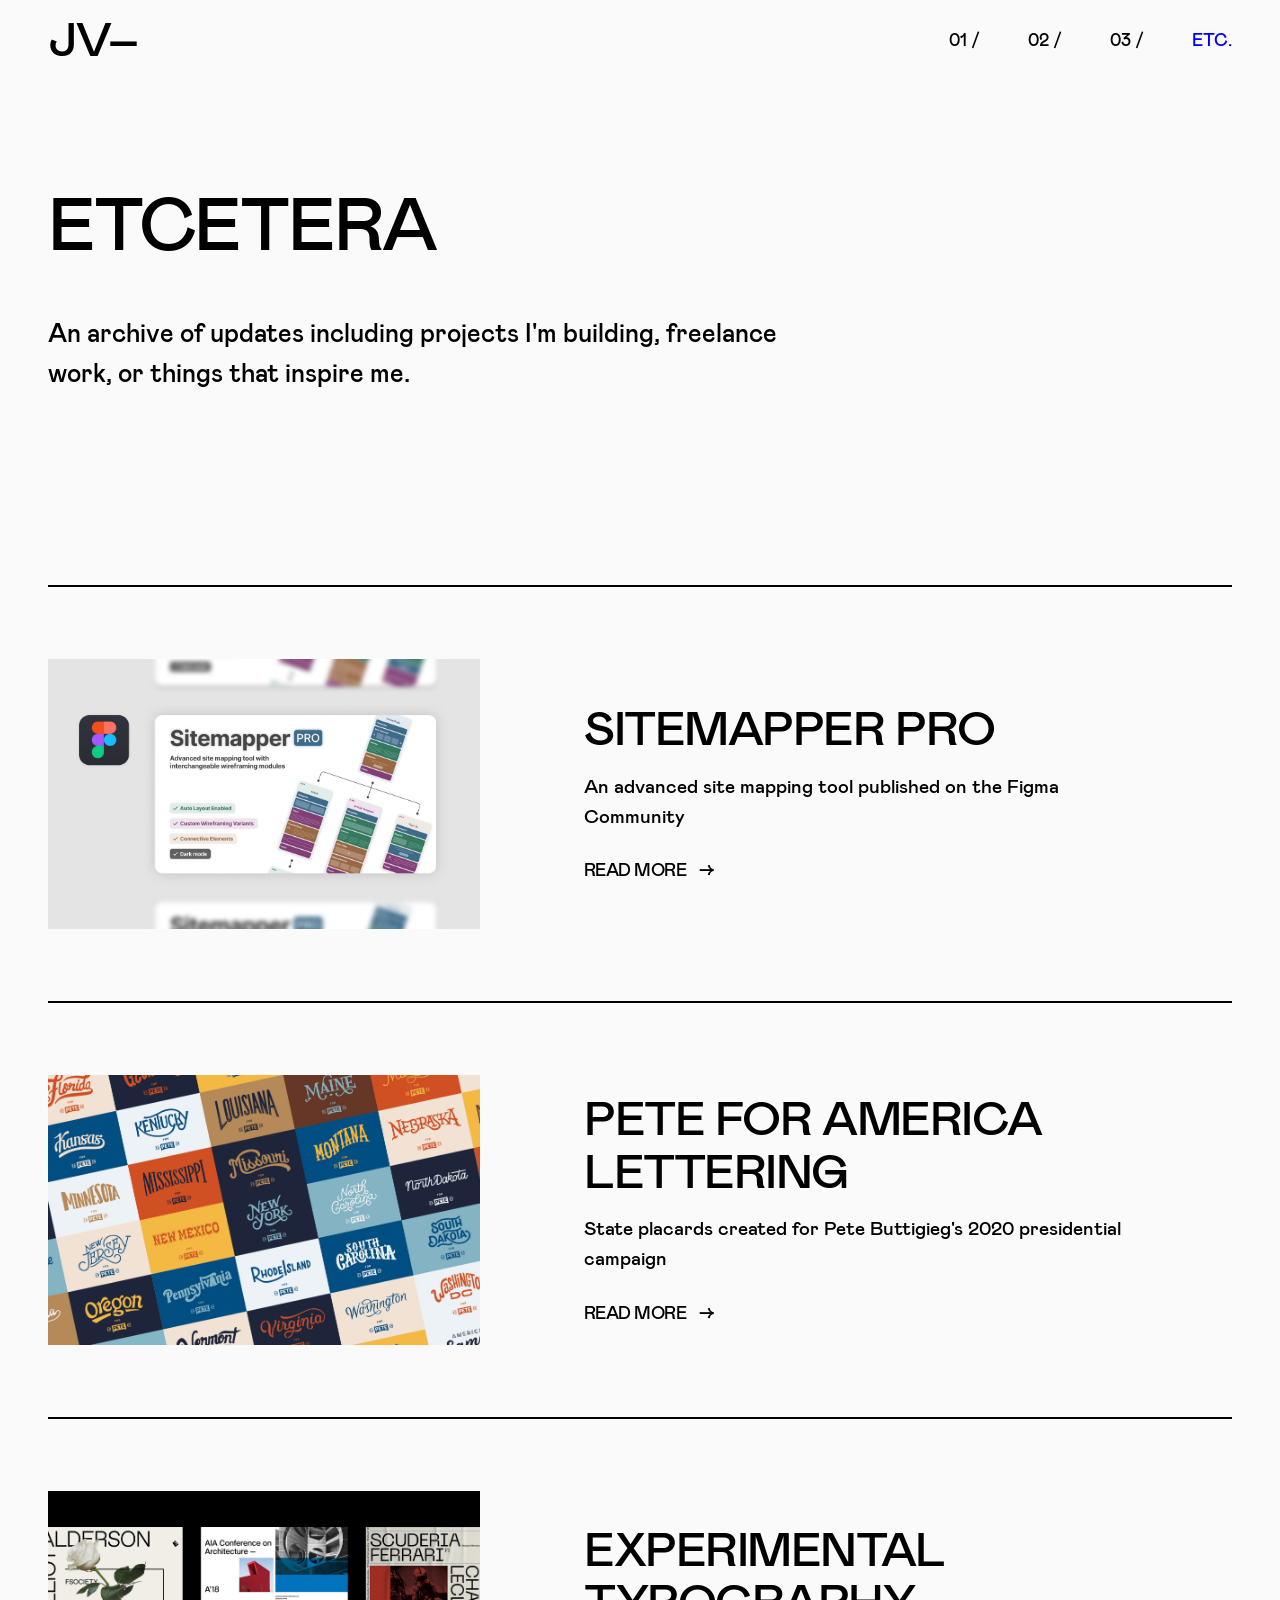
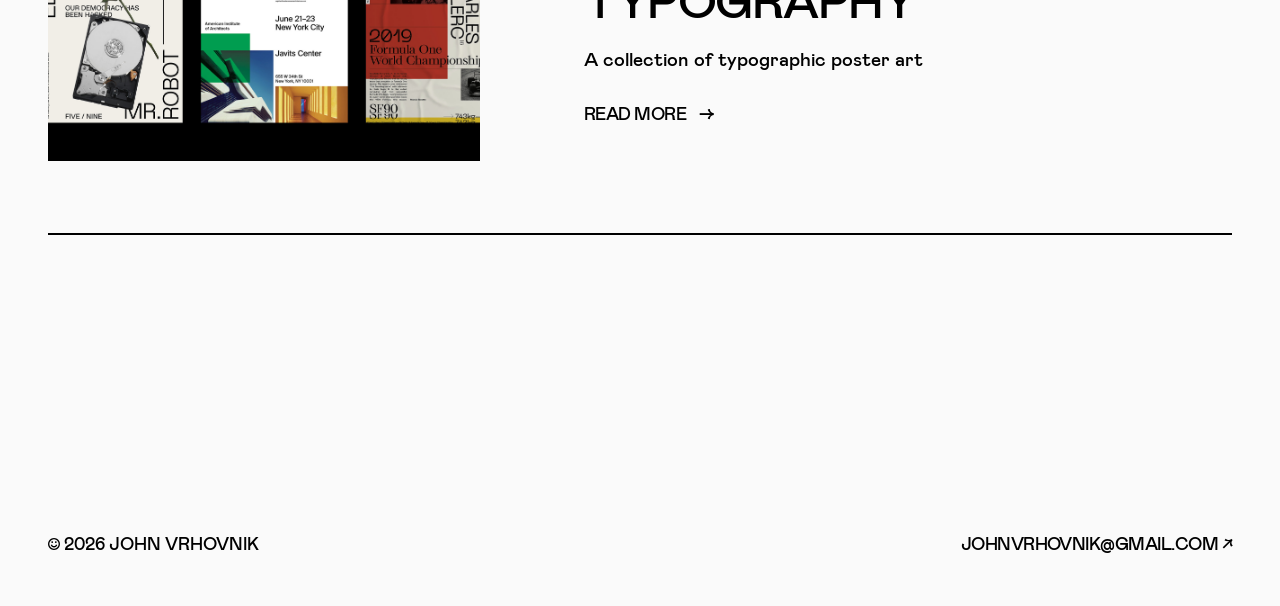
<file: pages/etcetera.html>
<!DOCTYPE html>
<html lang="en">
<head>
  <meta charset="UTF-8" />
  <meta name="viewport" content="width=device-width, initial-scale=1.0" />
  <title>Etcetera — John Vrhovnik</title>
  <meta name="description" content="An archive of updates including projects I'm building, freelance work, or things that inspire me." />

  <!-- Open Graph -->
  <meta property="og:title"       content="Etcetera — John Vrhovnik" />
  <meta property="og:description" content="An archive of updates including projects I'm building, freelance work, or things that inspire me." />
  <meta property="og:url"         content="https://johnvrhovnik.com/etcetera" />
  <meta property="og:type"        content="website" />

  <link rel="canonical" href="https://johnvrhovnik.com/etcetera" />

  <!-- Favicons -->
  <link rel="icon" type="image/svg+xml" href="../images/favicons/favicon.svg">
  <link rel="icon" href="../favicon.ico" sizes="any">
  <link rel="apple-touch-icon" sizes="180x180" href="../images/favicons/apple-touch-icon.png">
  <link rel="mask-icon" href="../images/favicons/safari-pinned-tab.svg" color="#0000ff">
  <link rel="manifest" href="../site.webmanifest">
  <link rel="stylesheet" href="../css/styles.css" />
  <noscript><style>.reveal { opacity: 1; transform: none; }</style></noscript>
</head>
<body>

  <a class="skip-link" href="#main">Skip to content</a>

  <!-- NAV -->
  <nav class="nav" aria-label="Site navigation">
    <a href="../index.html" class="nav-logo" aria-label="John Vrhovnik — Home">JV–</a>

    <button class="nav-toggle" aria-label="Toggle navigation" aria-expanded="false" aria-controls="nav-drawer">
      <span></span><span></span><span></span>
    </button>

    <ul class="nav-links" role="list">
      <li><a href="progressive-purpose.html" class="nav-link">01 /</a></li>
      <li><a href="fetchmate.html"           class="nav-link">02 /</a></li>
      <li><a href="progressive-digital.html" class="nav-link">03 /</a></li>
      <li><a href="etcetera.html"                class="nav-link is-active">Etc.</a></li>
    </ul>
  </nav>

  <nav id="nav-drawer" class="nav-drawer" aria-label="Mobile navigation">
    <a href="progressive-purpose.html" class="nav-link">01 /</a>
    <a href="fetchmate.html"           class="nav-link">02 /</a>
    <a href="progressive-digital.html" class="nav-link">03 /</a>
    <a href="etcetera.html"                class="nav-link is-active">Etc.</a>
  </nav>

  <main id="main" class="page-body">

    <h1 class="case-study-title container" style="padding-top: var(--space-3xl); font-size: var(--font-size-display);">Etcetera</h1>

    <div class="container">
      <div class="grid">
        <p class="col-12 col-lg-8" style="font-size: var(--font-size-largebody); line-height: var(--line-height-normal);">
          An archive of updates including projects I'm building, freelance work, or things that inspire me.
        </p>
      </div>

      <hr style="border: none; border-top: var(--border-rule); margin-top: var(--space-5xl);">
    </div>

    <!-- Feed list -->
    <section class="feed-list container" aria-label="Feed items">

      <!-- Sitemapper Pro -->
      <a href="sitemapper-pro.html" class="feed-item reveal" aria-label="Read: Sitemapper Pro">
        <div class="feed-item__inner">
          <div class="feed-item__image">
            <img
              src="../images/feed-sitemapper-cover.jpg"
              alt="Sitemapper Pro — Figma community site mapping tool"
              width="800"
              height="500"
              loading="lazy"
            />
          </div>
          <div class="feed-item__content">
            <h2 class="feed-item__title">Sitemapper Pro</h2>
            <p class="feed-item__description">
              An advanced site mapping tool published on the Figma Community
            </p>
            <span class="feed-item__cta arrow-link">Read More&ensp;<span class="arrow-char">→</span></span>
          </div>
        </div>
      </a>

      <!-- Pete for America -->
      <a href="pete-for-america.html" class="feed-item reveal" aria-label="Read: Pete for America Lettering">
        <div class="feed-item__inner">
          <div class="feed-item__image">
            <img
              src="../images/feed-pete-for-america-cover.jpg"
              alt="Pete for America — hand lettered state placards for Pete Buttigieg 2020 campaign"
              width="800"
              height="500"
              loading="lazy"
            />
          </div>
          <div class="feed-item__content">
            <h2 class="feed-item__title">Pete for America Lettering</h2>
            <p class="feed-item__description">
              State placards created for Pete Buttigieg's 2020 presidential campaign
            </p>
            <span class="feed-item__cta arrow-link">Read More&ensp;<span class="arrow-char">→</span></span>
          </div>
        </div>
      </a>

      <!-- Experimental Typography -->
      <a href="experimental-typography.html" class="feed-item reveal" aria-label="Read: Experimental Typography">
        <div class="feed-item__inner">
          <div class="feed-item__image">
            <img
              src="../images/feed-experimental-type-cover.jpg"
              alt="Experimental Typography — typographic poster art collection"
              width="800"
              height="500"
              loading="lazy"
            />
          </div>
          <div class="feed-item__content">
            <h2 class="feed-item__title">Experimental Typography</h2>
            <p class="feed-item__description">
              A collection of typographic poster art
            </p>
            <span class="feed-item__cta arrow-link">Read More&ensp;<span class="arrow-char">→</span></span>
          </div>
        </div>
      </a>

    </section>

  </main>

  <footer class="site-footer container">
    <div class="site-footer__inner">
      <span class="site-footer__copy"><a href="design-system.html" class="svg-link"><img src="../images/smile.svg" alt=""></a> 2026 John Vrhovnik</span>
      <a href="mailto:johnvrhovnik@gmail.com" class="arrow-link">johnvrhovnik@gmail.com ↗</a>
    </div>
  </footer>

  <script src="../js/main.js" defer></script>
</body>
</html>
</file>
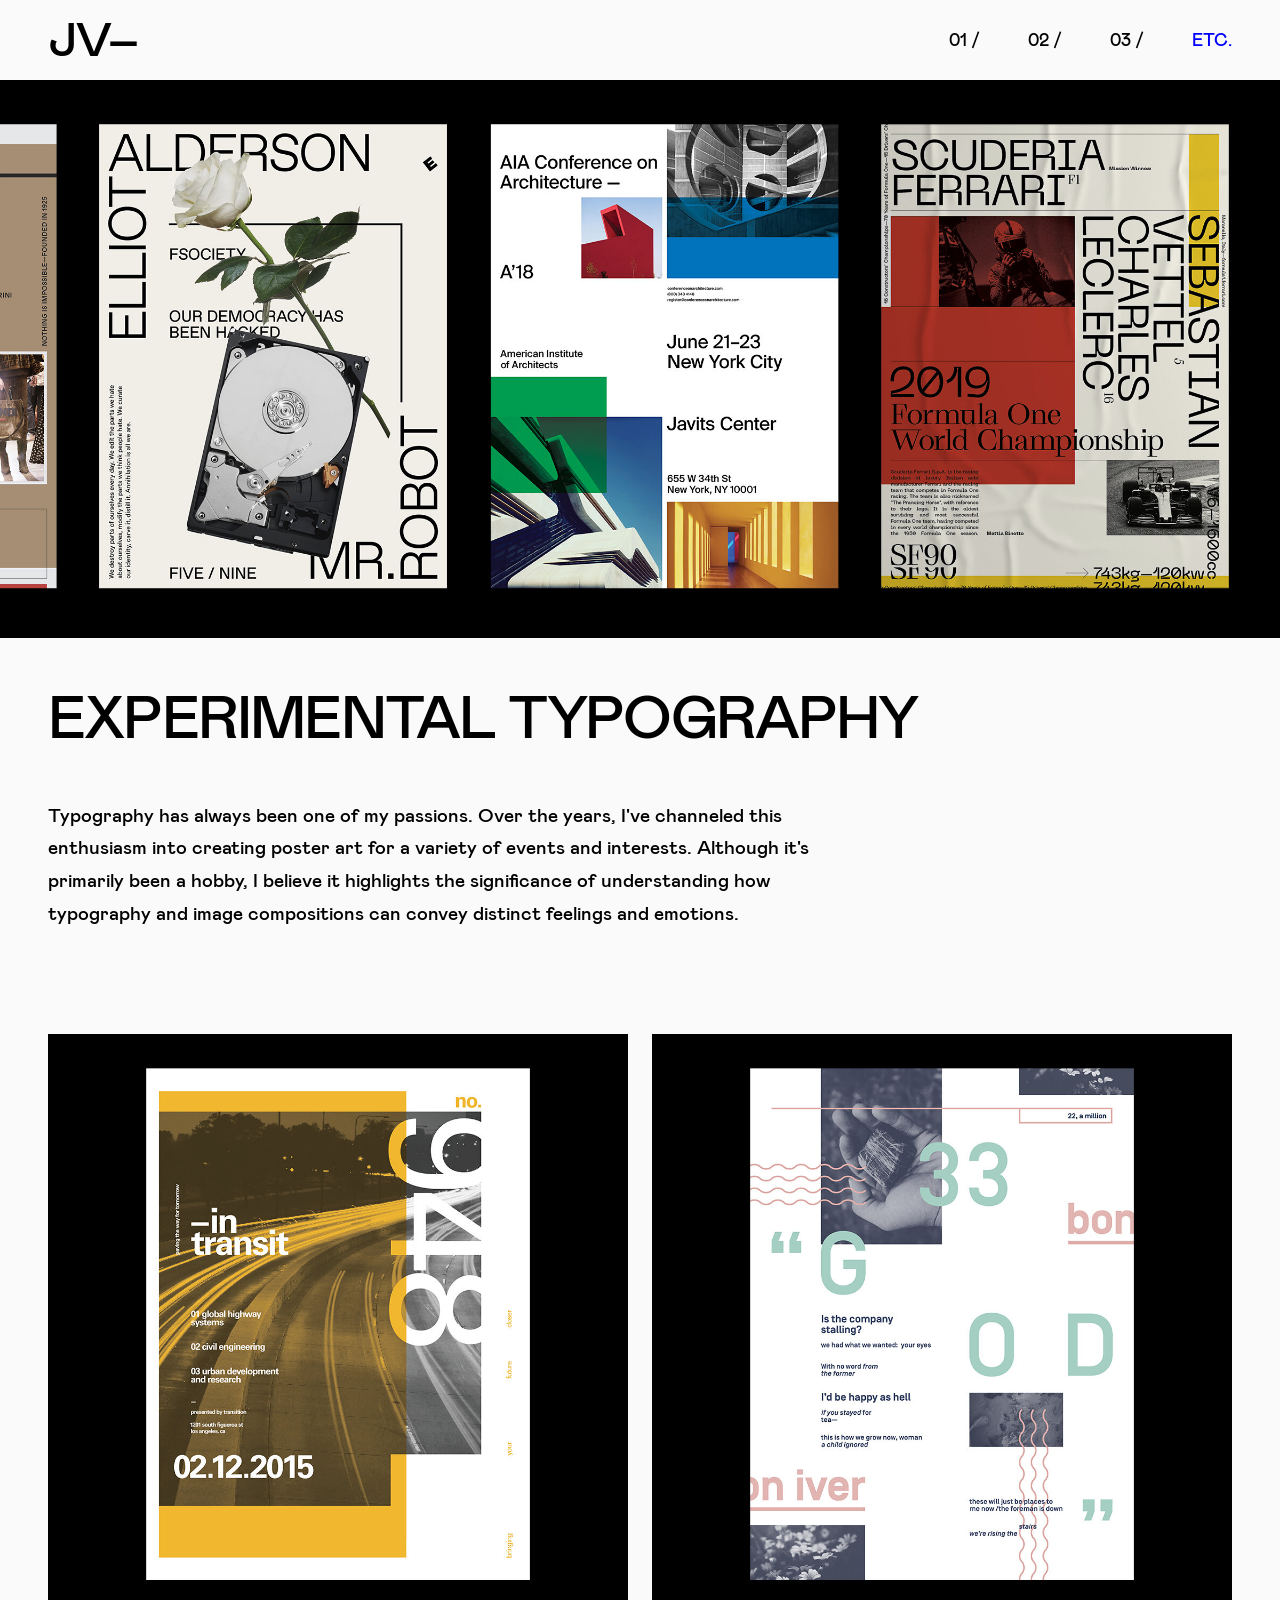
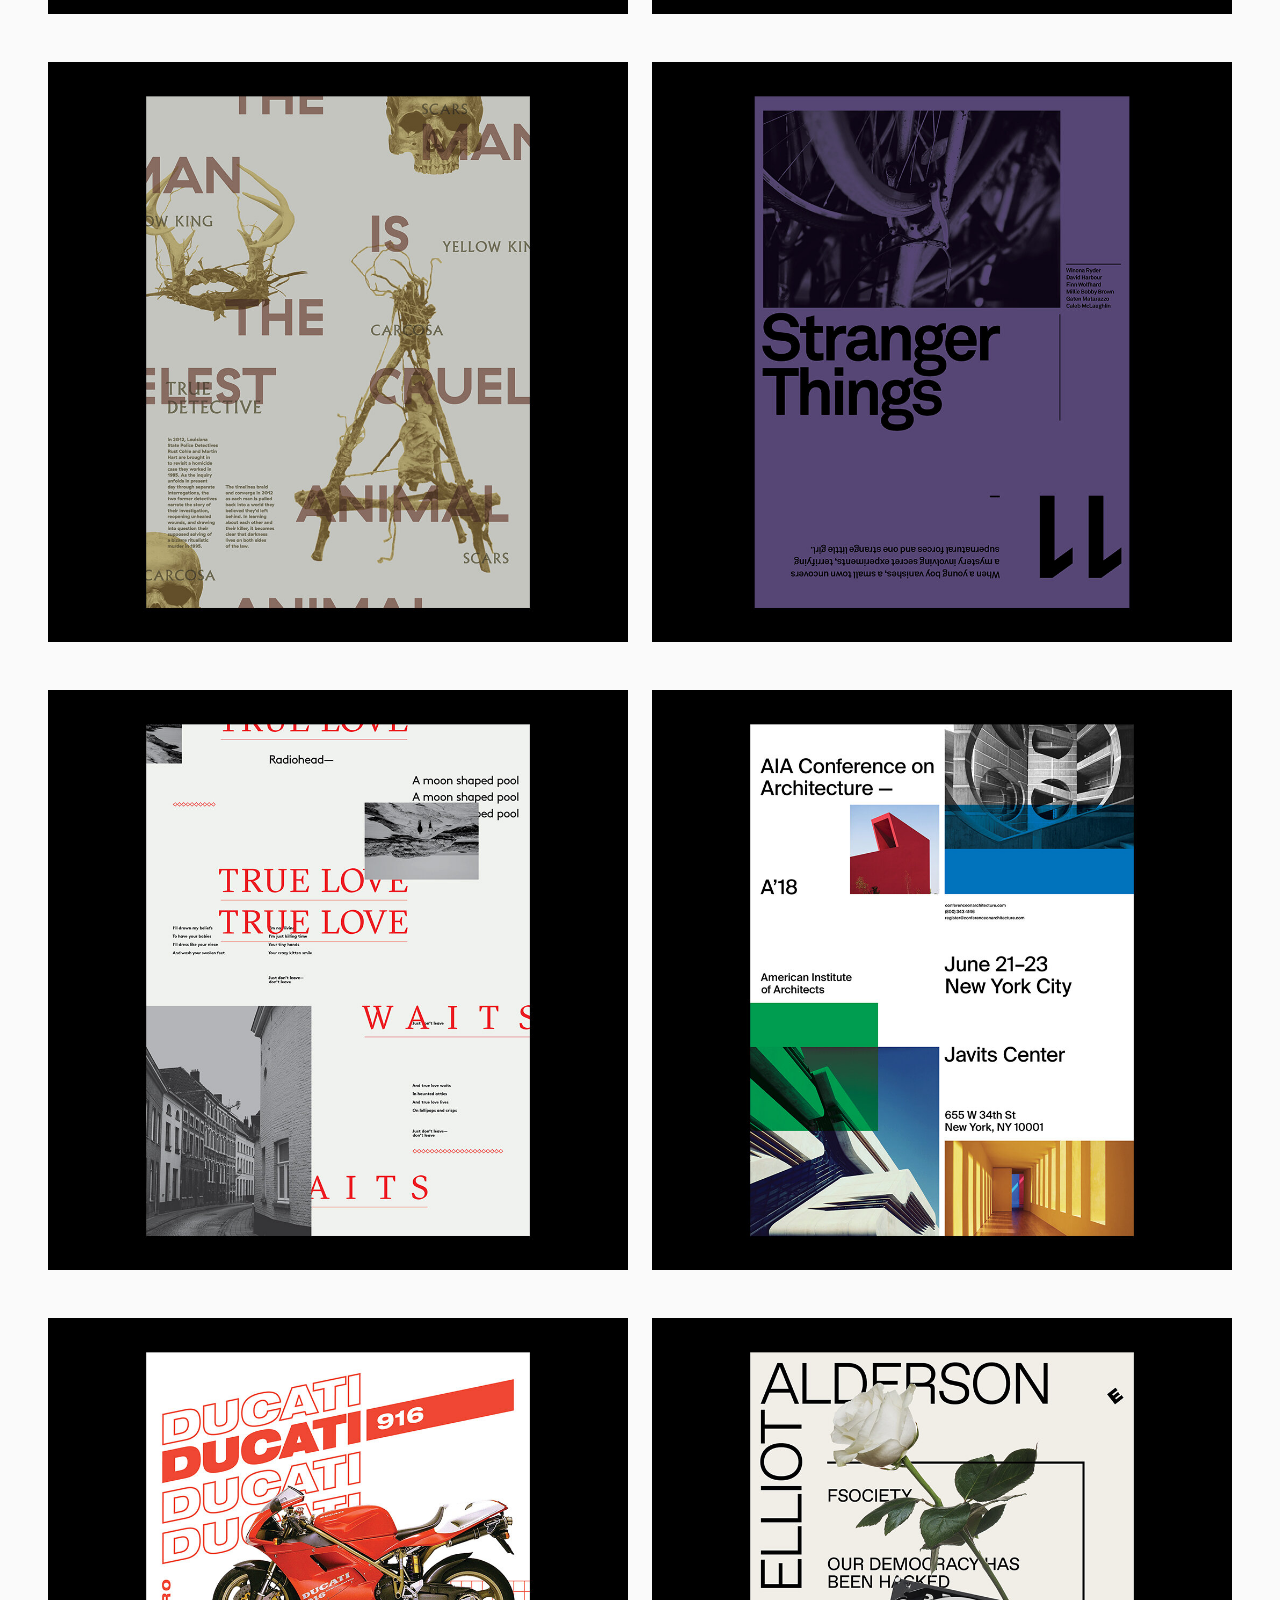
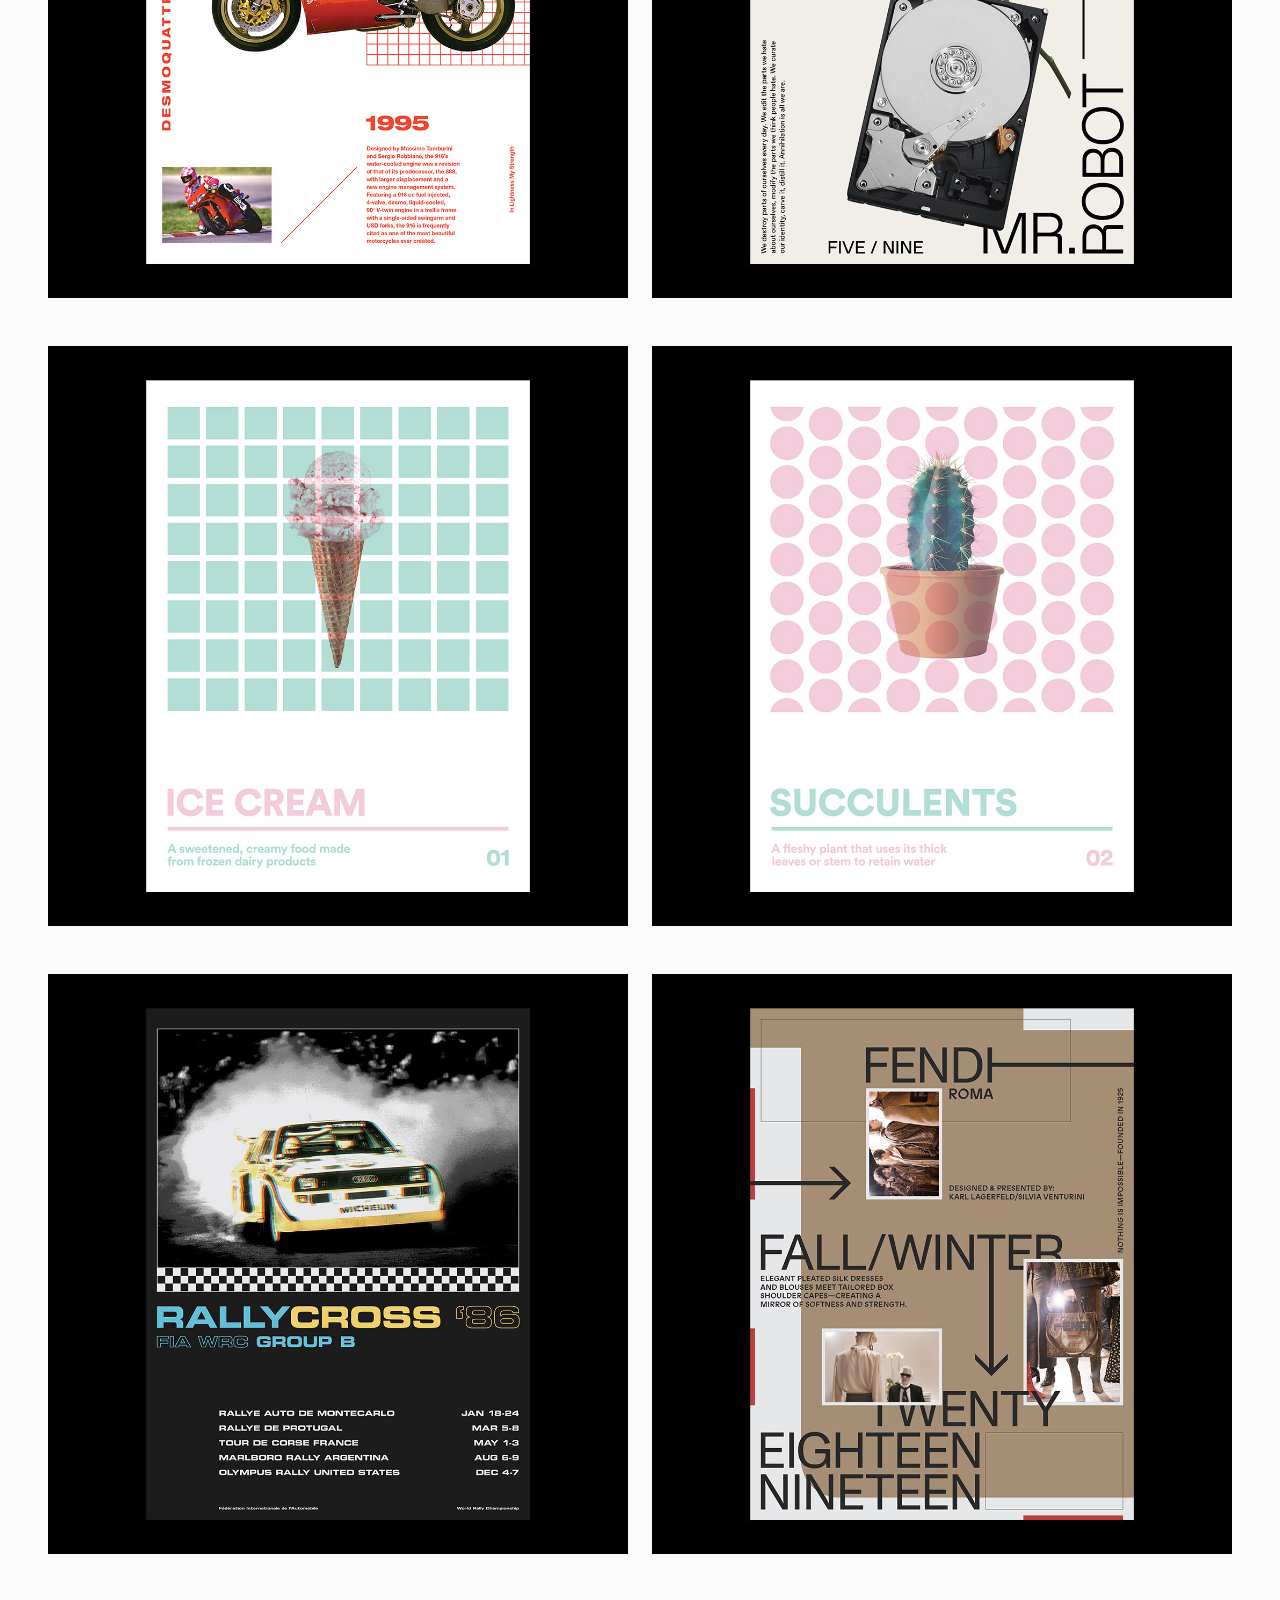
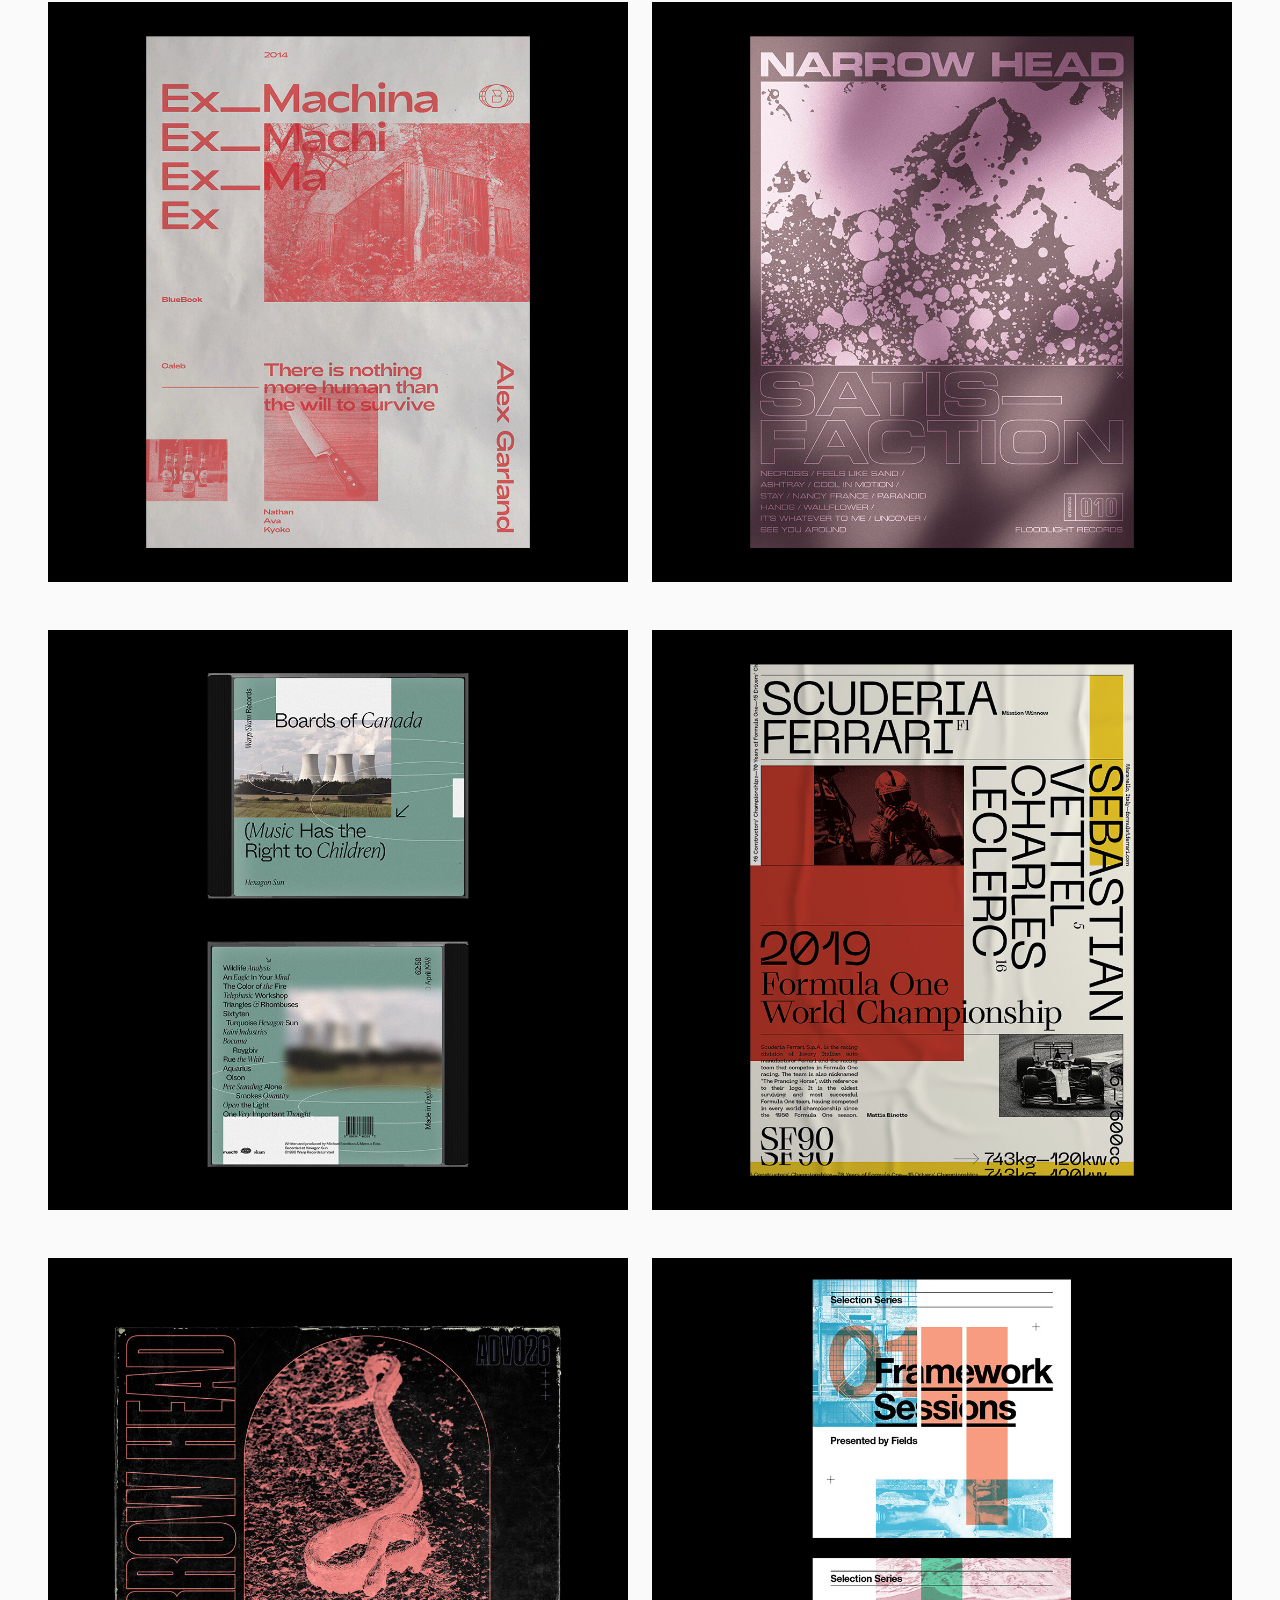
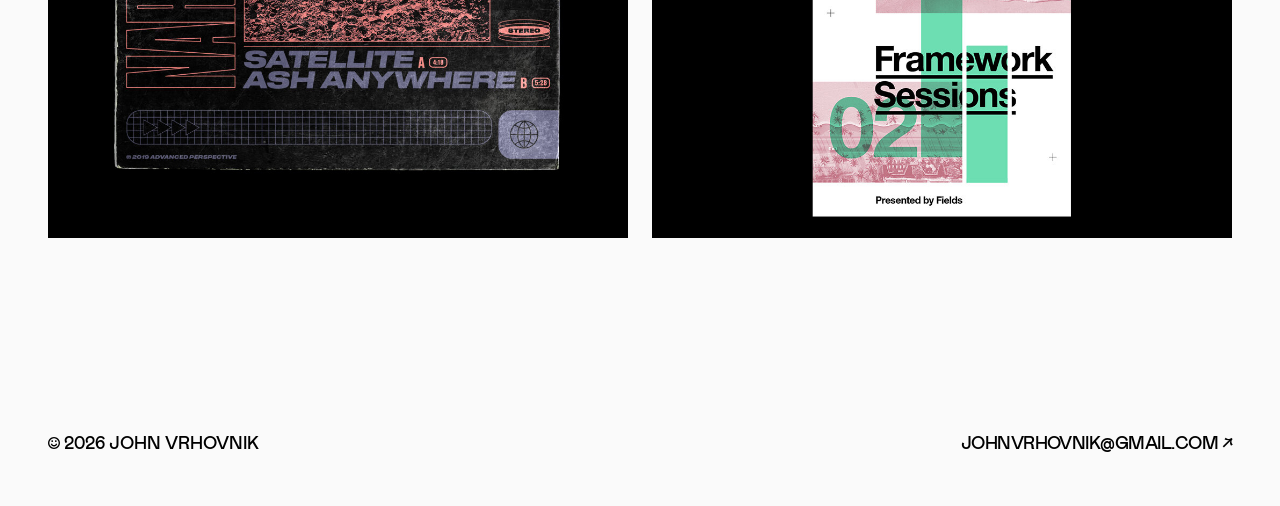
<file: pages/experimental-typography.html>
<!DOCTYPE html>
<html lang="en">
<head>
  <meta charset="UTF-8" />
  <meta name="viewport" content="width=device-width, initial-scale=1.0" />
  <title>Experimental Typography — John Vrhovnik</title>
  <meta name="description" content="A collection of typographic poster art for a variety of events and interests by John Vrhovnik." />

  <!-- Open Graph -->
  <meta property="og:title"       content="Experimental Typography — John Vrhovnik" />
  <meta property="og:description" content="A collection of typographic poster art for a variety of events and interests." />
  <meta property="og:image"       content="https://johnvrhovnik.com/images/feed-experimental-type-cover.jpg" />
  <meta property="og:url"         content="https://johnvrhovnik.com/experimental-typography" />
  <meta property="og:type"        content="website" />

  <link rel="canonical" href="https://johnvrhovnik.com/experimental-typography" />

  <!-- Favicons -->
  <link rel="icon" type="image/svg+xml" href="../images/favicons/favicon.svg">
  <link rel="icon" href="../favicon.ico" sizes="any">
  <link rel="apple-touch-icon" sizes="180x180" href="../images/favicons/apple-touch-icon.png">
  <link rel="mask-icon" href="../images/favicons/safari-pinned-tab.svg" color="#0000ff">
  <link rel="manifest" href="../site.webmanifest">
  <link rel="stylesheet" href="../css/styles.css" />
</head>
<body>

  <a class="skip-link" href="#main">Skip to content</a>

  <!-- NAV -->
  <nav class="nav" aria-label="Site navigation">
    <a href="../index.html" class="nav-logo" aria-label="John Vrhovnik — Home">JV–</a>

    <button class="nav-toggle" aria-label="Toggle navigation" aria-expanded="false" aria-controls="nav-drawer">
      <span></span><span></span><span></span>
    </button>

    <ul class="nav-links" role="list">
      <li><a href="progressive-purpose.html" class="nav-link">01 /</a></li>
      <li><a href="fetchmate.html"           class="nav-link">02 /</a></li>
      <li><a href="progressive-digital.html" class="nav-link">03 /</a></li>
      <li><a href="etcetera.html"                class="nav-link is-active">Etc.</a></li>
    </ul>
  </nav>

  <nav id="nav-drawer" class="nav-drawer" aria-label="Mobile navigation">
    <a href="progressive-purpose.html" class="nav-link">01 /</a>
    <a href="fetchmate.html"           class="nav-link">02 /</a>
    <a href="progressive-digital.html" class="nav-link">03 /</a>
    <a href="etcetera.html"                class="nav-link is-active">Etc.</a>
  </nav>

  <main id="main" class="page-body">

    <!-- Hero image — full bleed, height-capped -->
    <div class="feed-post-hero">
      <img
        src="../images/feed-experimental-type-cover.jpg"
        alt="Experimental Typography — poster collection cover"
        width="1710"
        height="960"
        loading="eager"
        style="object-position: center right;"
      />
    </div>

    <h1 class="case-study-title container" style="padding-top: var(--space-xl);">Experimental Typography</h1>

    <div class="container">
      <div class="grid">
        <p class="col-12 col-lg-8" style="font-size: var(--font-size-body); line-height: var(--line-height-loose);">
          Typography has always been one of my passions. Over the years, I've channeled this enthusiasm into creating poster art for a variety of events and interests. Although it's primarily been a hobby, I believe it highlights the significance of understanding how typography and image compositions can convey distinct feelings and emotions.
        </p>
      </div>
    </div>

    <div class="container" style="padding-top: var(--space-3xl);">
      <div class="grid">

        <div class="col-12 col-lg-6">
          <img src="../images/experimental-type-01.jpg" alt="Experimental typography poster 01" width="600" height="800" loading="lazy" />
        </div>
        <div class="col-12 col-lg-6">
          <img src="../images/experimental-type-02.jpg" alt="Experimental typography poster 02" width="600" height="800" loading="lazy" />
        </div>
        <div class="col-12 col-lg-6">
          <img src="../images/experimental-type-03.jpg" alt="Experimental typography poster 03" width="600" height="800" loading="lazy" />
        </div>
        <div class="col-12 col-lg-6">
          <img src="../images/experimental-type-04.jpg" alt="Experimental typography poster 04" width="600" height="800" loading="lazy" />
        </div>
        <div class="col-12 col-lg-6">
          <img src="../images/experimental-type-05.jpg" alt="Experimental typography poster 05" width="600" height="800" loading="lazy" />
        </div>
        <div class="col-12 col-lg-6">
          <img src="../images/experimental-type-06.jpg" alt="Experimental typography poster 06" width="600" height="800" loading="lazy" />
        </div>
        <div class="col-12 col-lg-6">
          <img src="../images/experimental-type-07.jpg" alt="Experimental typography poster 07" width="600" height="800" loading="lazy" />
        </div>
        <div class="col-12 col-lg-6">
          <img src="../images/experimental-type-08.jpg" alt="Experimental typography poster 08" width="600" height="800" loading="lazy" />
        </div>
        <div class="col-12 col-lg-6">
          <img src="../images/experimental-type-09.jpg" alt="Experimental typography poster 09" width="600" height="800" loading="lazy" />
        </div>
        <div class="col-12 col-lg-6">
          <img src="../images/experimental-type-10.jpg" alt="Experimental typography poster 10" width="600" height="800" loading="lazy" />
        </div>
        <div class="col-12 col-lg-6">
          <img src="../images/experimental-type-11.jpg" alt="Experimental typography poster 11" width="600" height="800" loading="lazy" />
        </div>
        <div class="col-12 col-lg-6">
          <img src="../images/experimental-type-12.jpg" alt="Experimental typography poster 12" width="600" height="800" loading="lazy" />
        </div>
        <div class="col-12 col-lg-6">
          <img src="../images/experimental-type-13.jpg" alt="Experimental typography poster 13" width="600" height="800" loading="lazy" />
        </div>
        <div class="col-12 col-lg-6">
          <img src="../images/experimental-type-14.jpg" alt="Experimental typography poster 14" width="600" height="800" loading="lazy" />
        </div>
        <div class="col-12 col-lg-6">
          <img src="../images/experimental-type-15.jpg" alt="Experimental typography poster 15" width="600" height="800" loading="lazy" />
        </div>
        <div class="col-12 col-lg-6">
          <img src="../images/experimental-type-16.jpg" alt="Experimental typography poster 16" width="600" height="800" loading="lazy" />
        </div>
        <div class="col-12 col-lg-6">
          <img src="../images/experimental-type-17.jpg" alt="Experimental typography poster 17" width="600" height="800" loading="lazy" />
        </div>
        <div class="col-12 col-lg-6">
          <img src="../images/experimental-type-18.jpg" alt="Experimental typography poster 18" width="600" height="800" loading="lazy" />
        </div>

      </div>
    </div>

  </main>

  <footer class="site-footer container">
    <div class="site-footer__inner">
      <span class="site-footer__copy"><a href="design-system.html" class="svg-link"><img src="../images/smile.svg" alt=""></a> 2026 John Vrhovnik</span>
      <a href="mailto:johnvrhovnik@gmail.com" class="arrow-link">johnvrhovnik@gmail.com ↗</a>
    </div>
  </footer>

  <script src="../js/main.js" defer></script>
</body>
</html>
</file>
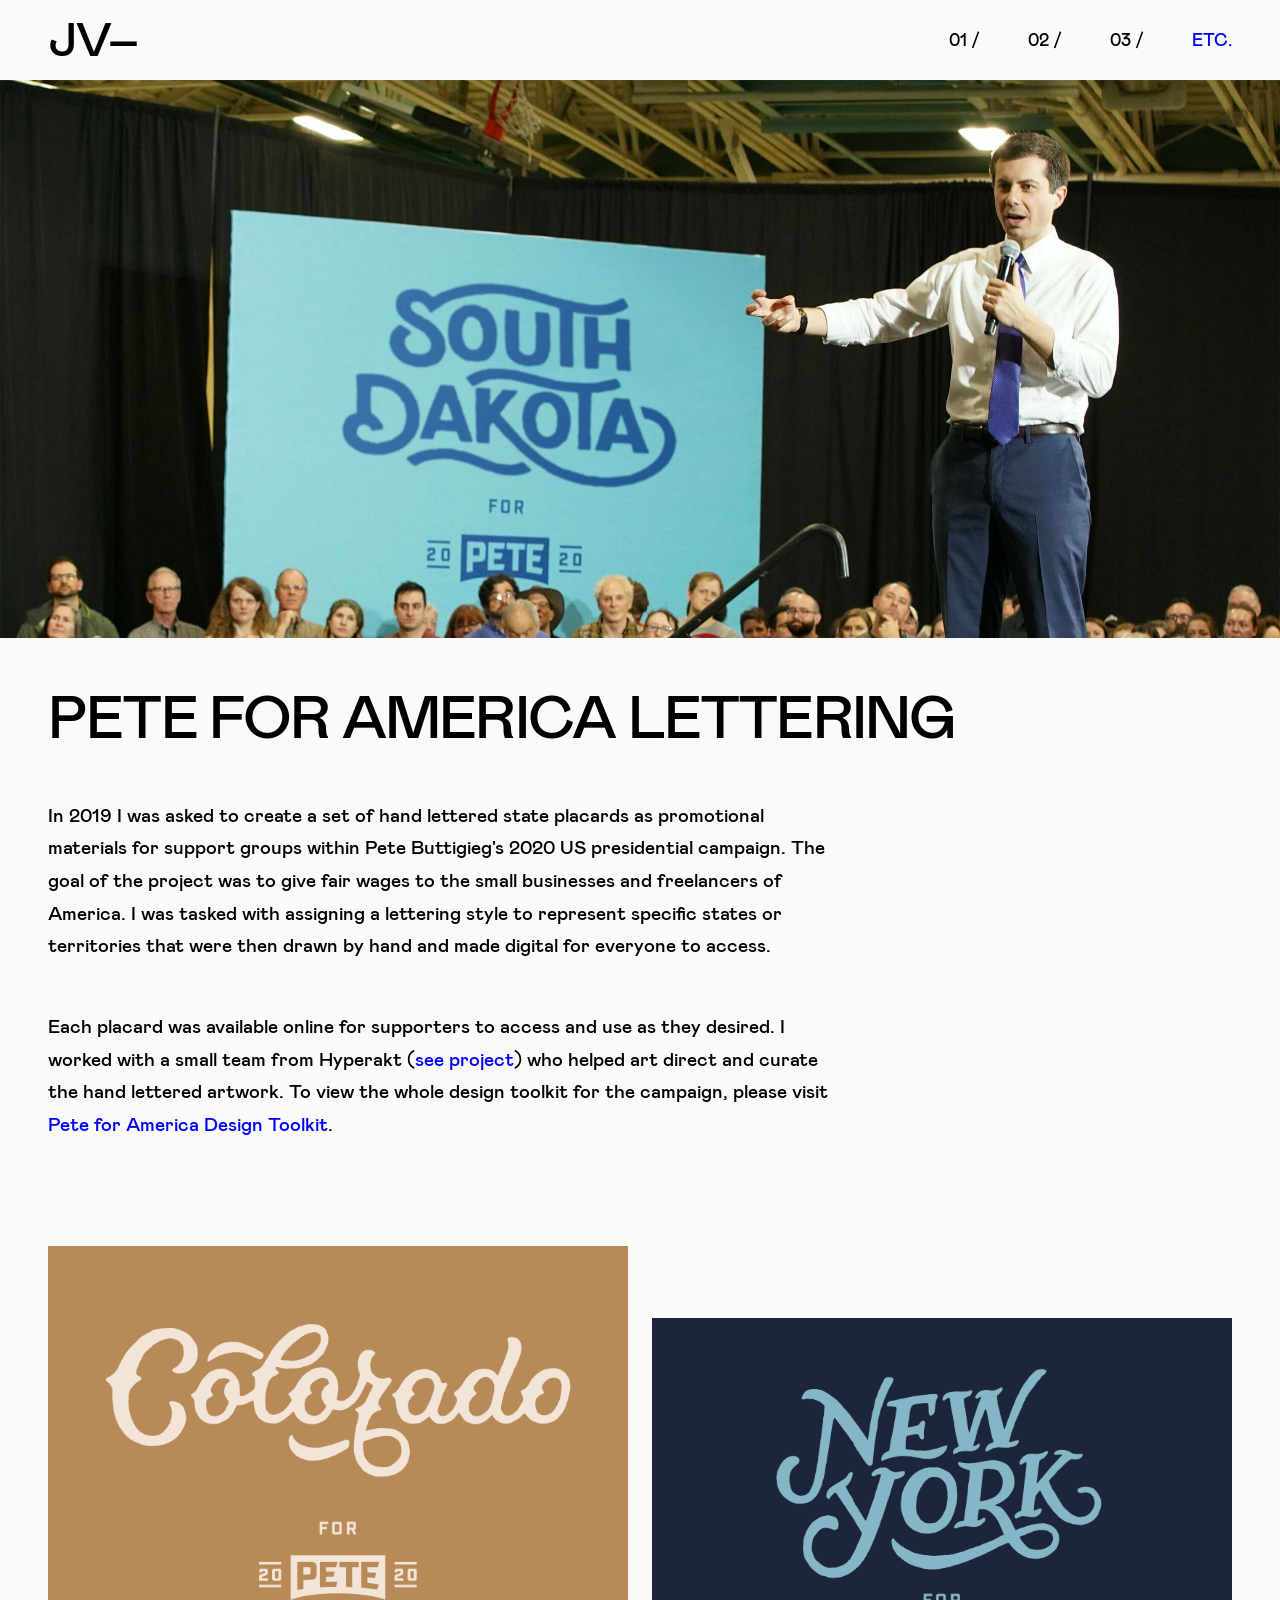
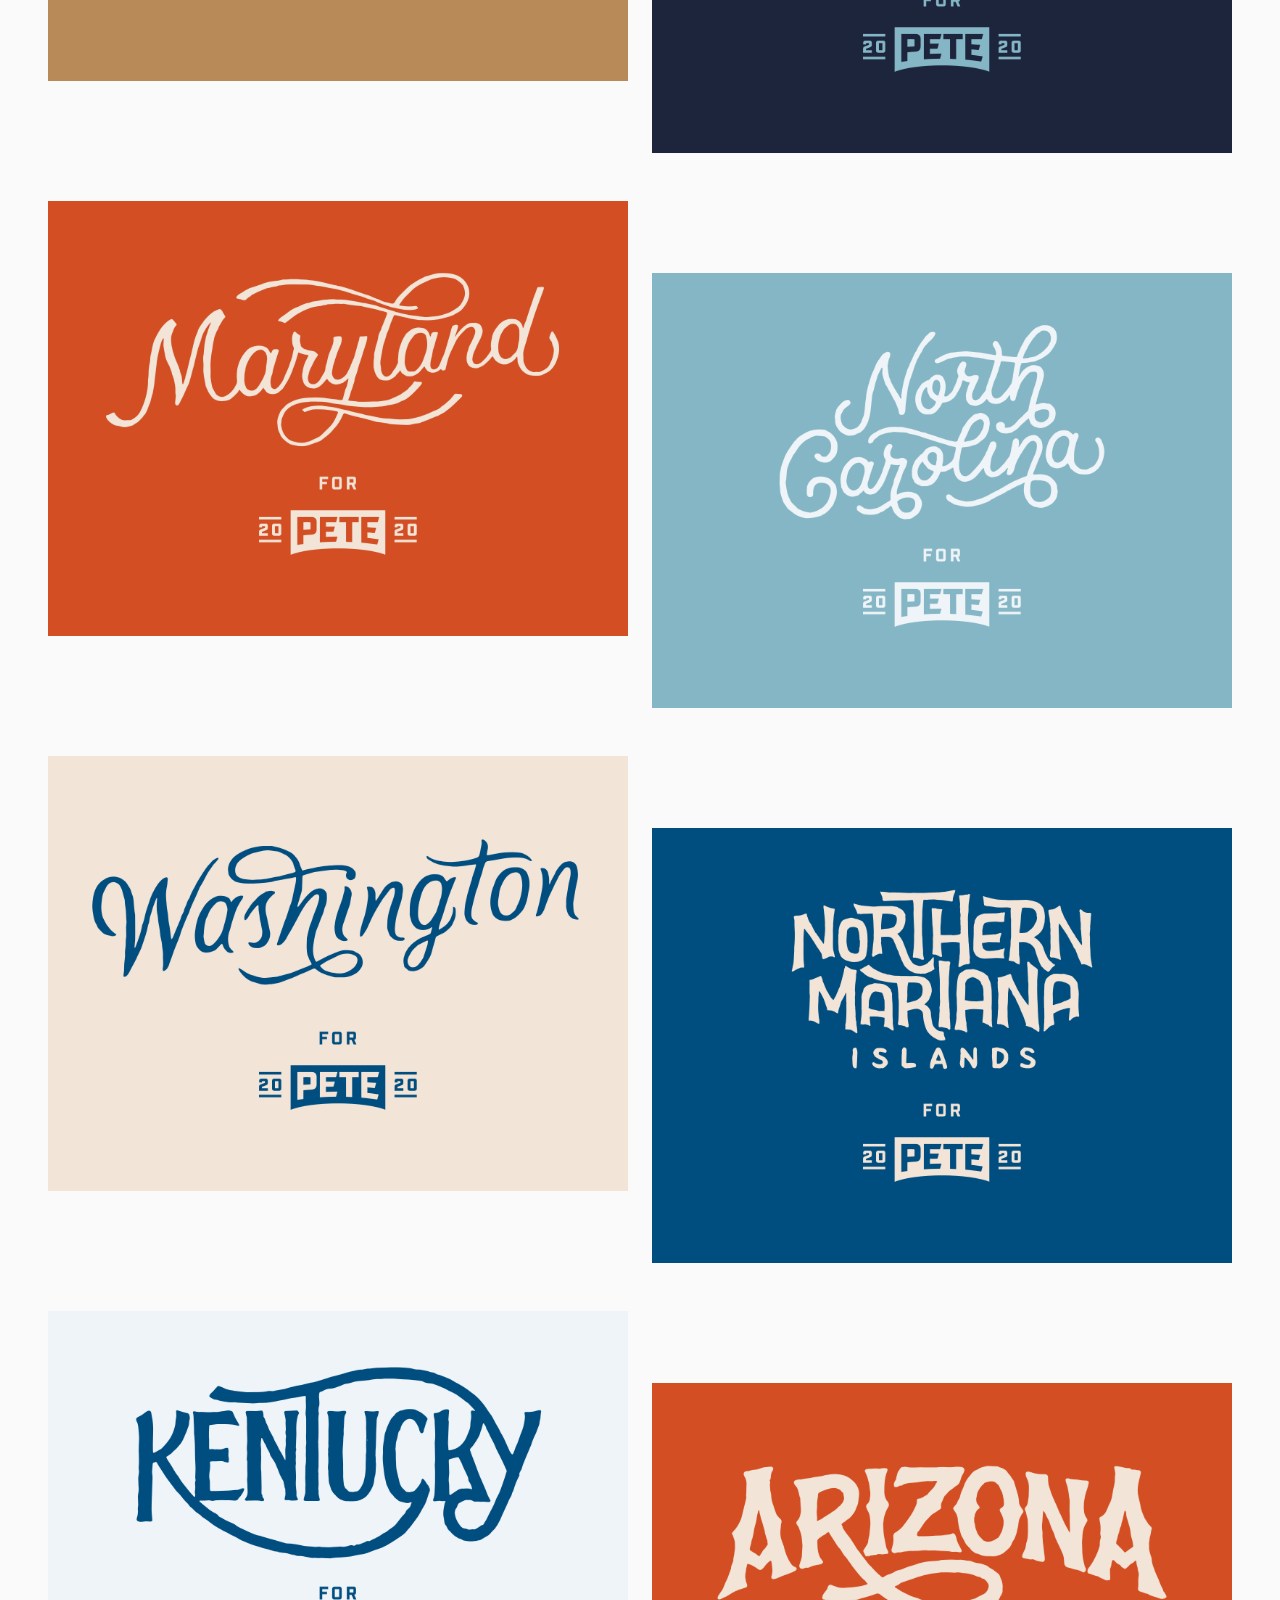
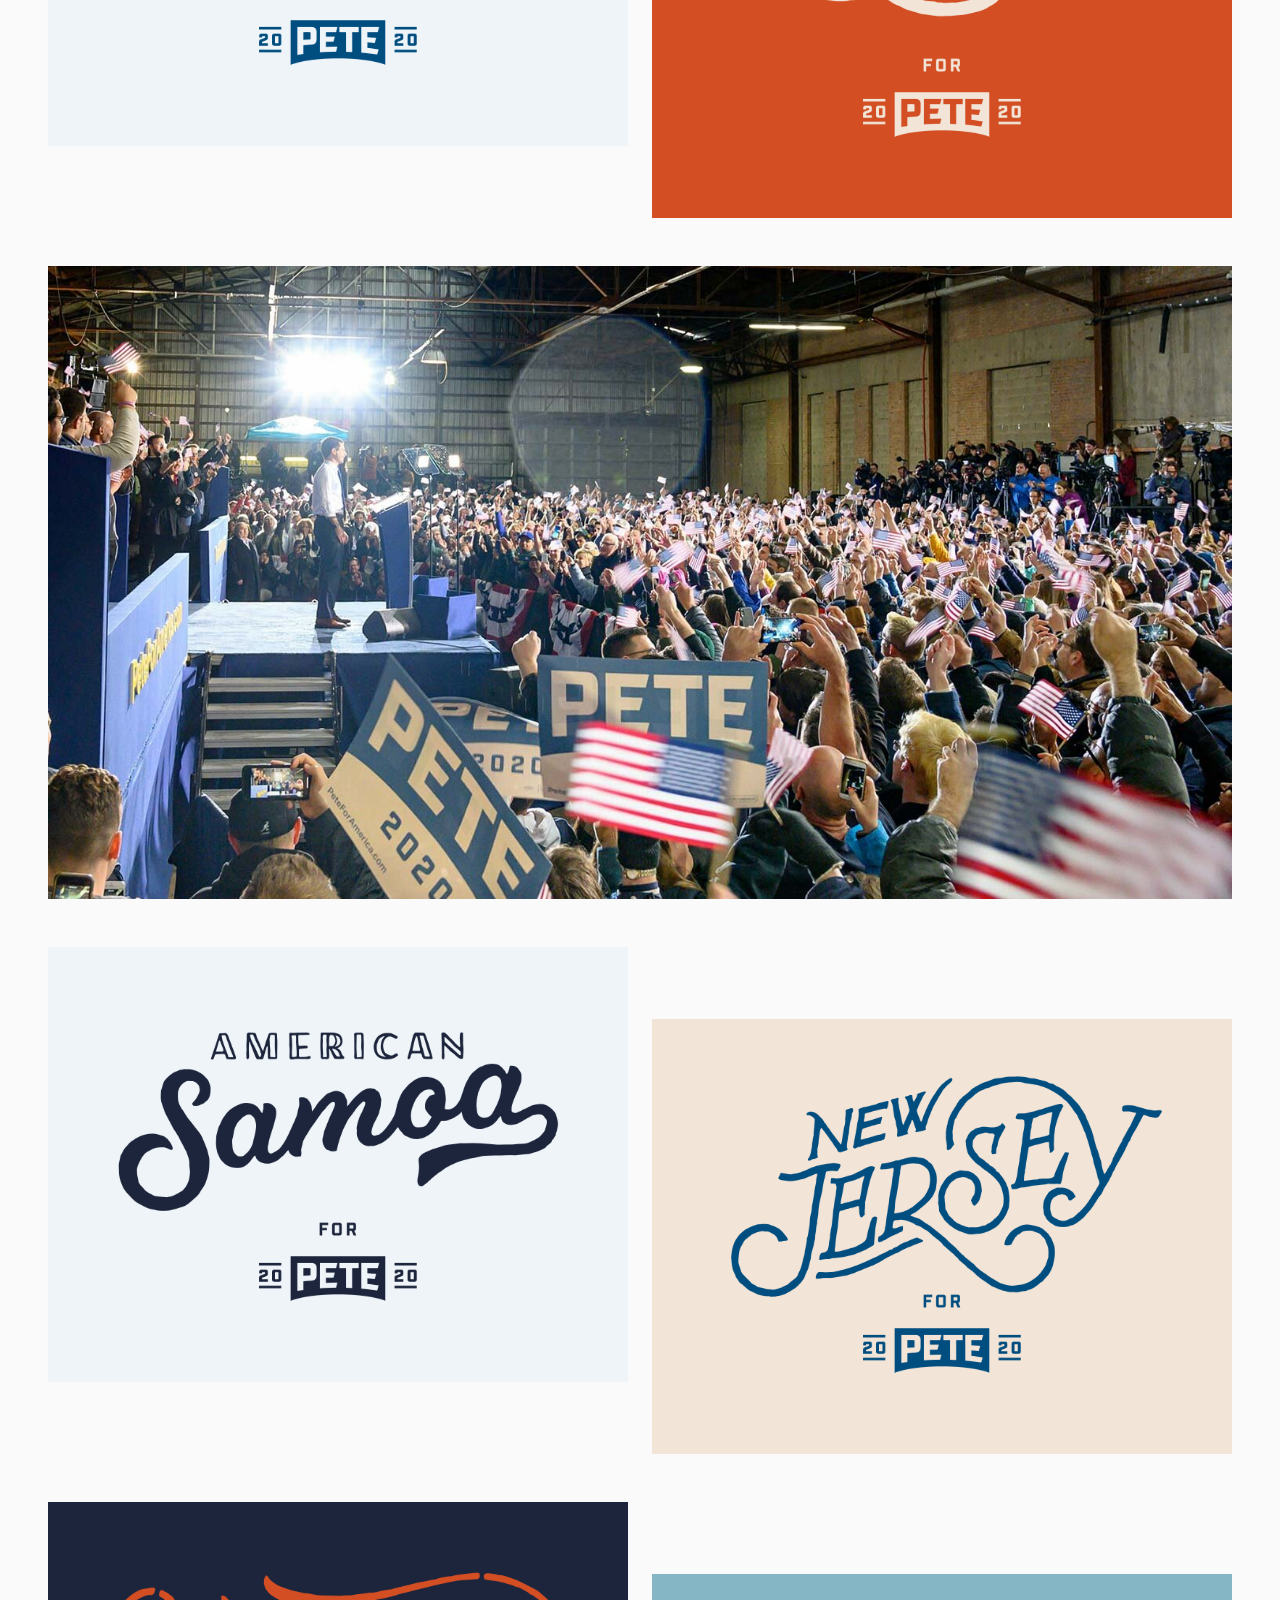
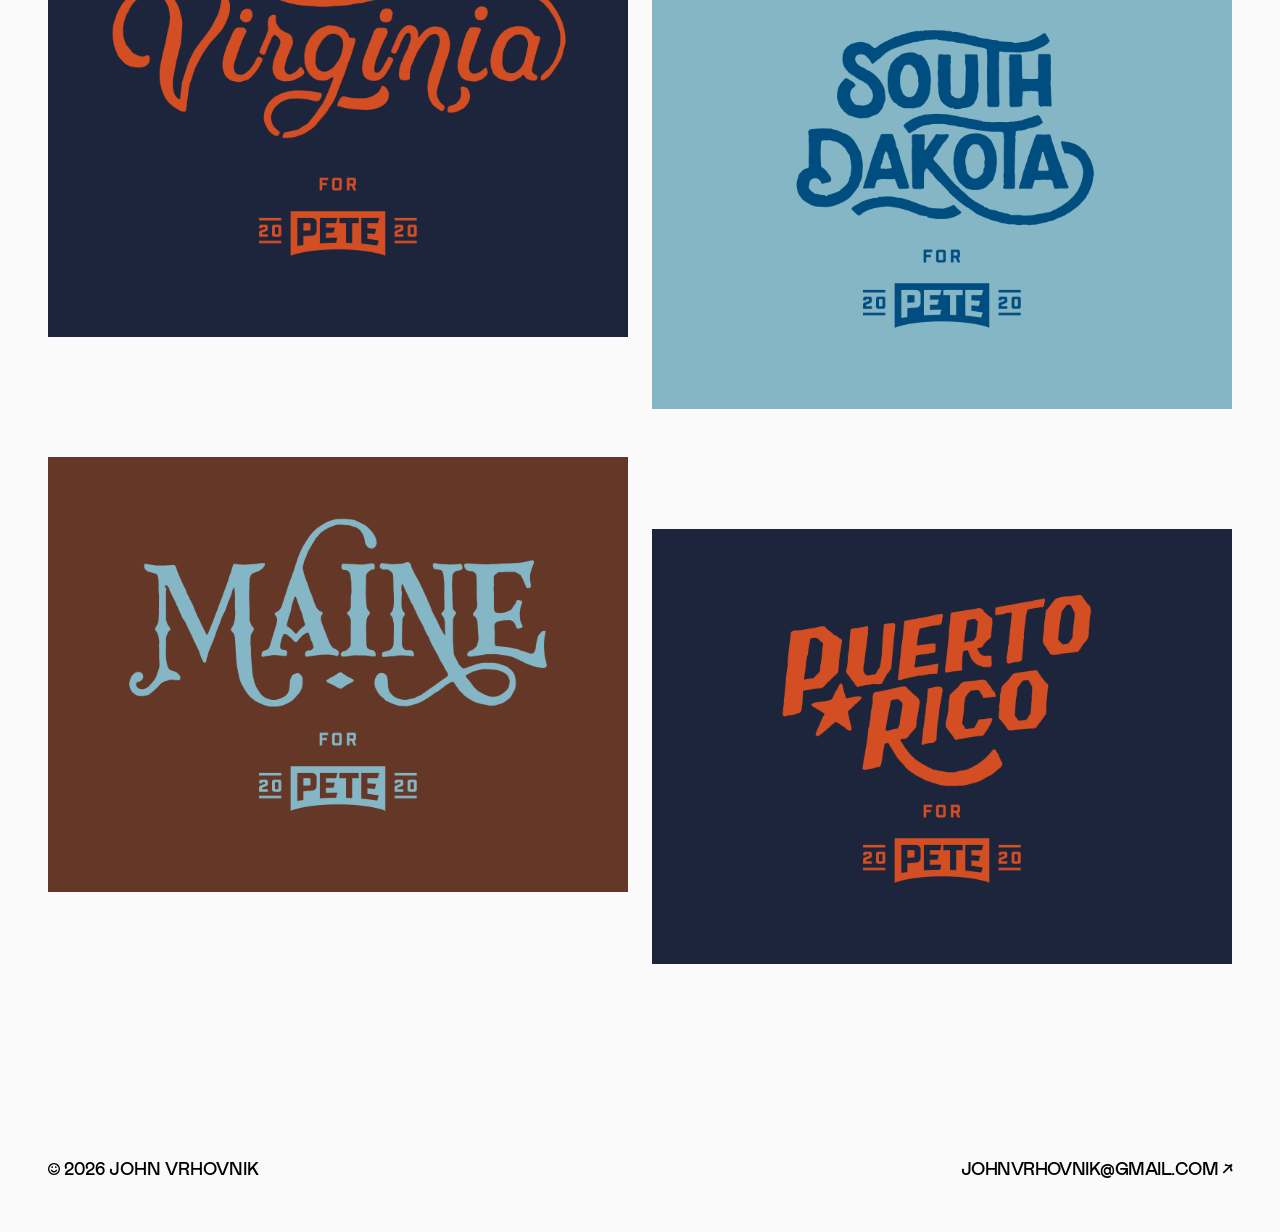
<file: pages/pete-for-america.html>
<!DOCTYPE html>
<html lang="en">
<head>
  <meta charset="UTF-8" />
  <meta name="viewport" content="width=device-width, initial-scale=1.0" />
  <title>Pete for America Lettering — John Vrhovnik</title>
  <meta name="description" content="Hand-lettered state placards created for Pete Buttigieg's 2020 presidential campaign, in collaboration with Hyperakt." />

  <!-- Open Graph -->
  <meta property="og:title"       content="Pete for America Lettering — John Vrhovnik" />
  <meta property="og:description" content="Hand-lettered state placards for Pete Buttigieg's 2020 presidential campaign." />
  <meta property="og:image"       content="https://johnvrhovnik.com/images/pete-for-america-hero-01.jpg" />
  <meta property="og:url"         content="https://johnvrhovnik.com/pete-for-america" />
  <meta property="og:type"        content="website" />

  <link rel="canonical" href="https://johnvrhovnik.com/pete-for-america" />

  <!-- Favicons -->
  <link rel="icon" type="image/svg+xml" href="../images/favicons/favicon.svg">
  <link rel="icon" href="../favicon.ico" sizes="any">
  <link rel="apple-touch-icon" sizes="180x180" href="../images/favicons/apple-touch-icon.png">
  <link rel="mask-icon" href="../images/favicons/safari-pinned-tab.svg" color="#0000ff">
  <link rel="manifest" href="../site.webmanifest">
  <link rel="stylesheet" href="../css/styles.css" />
</head>
<body>

  <a class="skip-link" href="#main">Skip to content</a>

  <!-- NAV -->
  <nav class="nav" aria-label="Site navigation">
    <a href="../index.html" class="nav-logo" aria-label="John Vrhovnik — Home">JV–</a>

    <button class="nav-toggle" aria-label="Toggle navigation" aria-expanded="false" aria-controls="nav-drawer">
      <span></span><span></span><span></span>
    </button>

    <ul class="nav-links" role="list">
      <li><a href="progressive-purpose.html" class="nav-link">01 /</a></li>
      <li><a href="fetchmate.html"           class="nav-link">02 /</a></li>
      <li><a href="progressive-digital.html" class="nav-link">03 /</a></li>
      <li><a href="etcetera.html"                class="nav-link is-active">Etc.</a></li>
    </ul>
  </nav>

  <nav id="nav-drawer" class="nav-drawer" aria-label="Mobile navigation">
    <a href="progressive-purpose.html" class="nav-link">01 /</a>
    <a href="fetchmate.html"           class="nav-link">02 /</a>
    <a href="progressive-digital.html" class="nav-link">03 /</a>
    <a href="etcetera.html"                class="nav-link is-active">Etc.</a>
  </nav>

  <main id="main" class="page-body">

    <!-- Hero image — full bleed, height-capped -->
    <div class="feed-post-hero">
      <img
        src="../images/pete-for-america-hero-01.jpg"
        alt="Pete for America — crowd rally with South Dakota placard"
        width="1710"
        height="960"
        loading="eager"
        style="object-position: center top;"
      />
    </div>

    <h1 class="case-study-title container" style="padding-top: var(--space-xl);">Pete for America Lettering</h1>

    <div class="container">
      <div class="grid">

        <p class="col-12 col-lg-8" style="font-size: var(--font-size-body); line-height: var(--line-height-loose);">
          In 2019 I was asked to create a set of hand lettered state placards as promotional materials for support groups within Pete Buttigieg's 2020 US presidential campaign. The goal of the project was to give fair wages to the small businesses and freelancers of America. I was tasked with assigning a lettering style to represent specific states or territories that were then drawn by hand and made digital for everyone to access.
        </p>

        <p class="col-12 col-lg-8" style="font-size: var(--font-size-body); line-height: var(--line-height-loose);">
          Each placard was available online for supporters to access and use as they desired. I worked with a small team from Hyperakt (<a href="https://www.hyperakt.com/work/pete-2020" class="text-link" target="_blank" rel="noopener noreferrer">see project</a>) who helped art direct and curate the hand lettered artwork. To view the whole design toolkit for the campaign, please visit <a href="https://pete.hyperakt.com/" class="text-link" target="_blank" rel="noopener noreferrer">Pete for America Design Toolkit</a>.
        </p>

      </div>
    </div>

    <div class="container" style="padding-top: var(--space-3xl);">

      <div class="grid pete-placard-grid">
        <div class="col-12 col-lg-6">
          <img src="../images/pete-for-america-colorado.png"                 alt="Pete for America — Colorado placard"                  width="800" height="600" loading="lazy" />
        </div>
        <div class="col-12 col-lg-6">
          <img src="../images/pete-for-america-new-york.png"                 alt="Pete for America — New York placard"                  width="800" height="600" loading="lazy" />
        </div>
        <div class="col-12 col-lg-6">
          <img src="../images/pete-for-america-maryland.png"                 alt="Pete for America — Maryland placard"                  width="800" height="600" loading="lazy" />
        </div>
        <div class="col-12 col-lg-6">
          <img src="../images/pete-for-america-north-carolina.png"           alt="Pete for America — North Carolina placard"            width="800" height="600" loading="lazy" />
        </div>
        <div class="col-12 col-lg-6">
          <img src="../images/pete-for-america-washington.png"               alt="Pete for America — Washington placard"                width="800" height="600" loading="lazy" />
        </div>
        <div class="col-12 col-lg-6">
          <img src="../images/pete-for-america-northern-mariana-islands.png" alt="Pete for America — Northern Mariana Islands placard"  width="800" height="600" loading="lazy" />
        </div>
        <div class="col-12 col-lg-6">
          <img src="../images/pete-for-america-kentucky.png"                 alt="Pete for America — Kentucky placard"                  width="800" height="600" loading="lazy" />
        </div>
        <div class="col-12 col-lg-6">
          <img src="../images/pete-for-america-arizona.png"                  alt="Pete for America — Arizona placard"                   width="800" height="600" loading="lazy" />
        </div>
      </div>

      <div class="grid" style="margin-top: var(--grid-row-gap);">
        <div class="col-12">
          <img
            src="../images/pete-for-america-hero-02.jpg"
            alt="Pete for America — rally event with lettered placards"
            width="1200"
            height="800"
            loading="lazy"
          />
        </div>
      </div>

      <div class="grid pete-placard-grid" style="margin-top: var(--grid-row-gap);">
        <div class="col-12 col-lg-6">
          <img src="../images/pete-for-america-american-samoa.png"           alt="Pete for America — American Samoa placard"            width="800" height="600" loading="lazy" />
        </div>
        <div class="col-12 col-lg-6">
          <img src="../images/pete-for-america-new-jersey.png"               alt="Pete for America — New Jersey placard"                width="800" height="600" loading="lazy" />
        </div>
        <div class="col-12 col-lg-6">
          <img src="../images/pete-for-america-virginia.png"                 alt="Pete for America — Virginia placard"                  width="800" height="600" loading="lazy" />
        </div>
        <div class="col-12 col-lg-6">
          <img src="../images/pete-for-america-south-dakota.png"             alt="Pete for America — South Dakota placard"              width="800" height="600" loading="lazy" />
        </div>
        <div class="col-12 col-lg-6">
          <img src="../images/pete-for-america-maine.png"                    alt="Pete for America — Maine placard"                     width="800" height="600" loading="lazy" />
        </div>
        <div class="col-12 col-lg-6">
          <img src="../images/pete-for-america-puerto-rico.png"              alt="Pete for America — Puerto Rico placard"               width="800" height="600" loading="lazy" />
        </div>
      </div>

    </div>

  </main>

  <footer class="site-footer container">
    <div class="site-footer__inner">
      <span class="site-footer__copy"><a href="design-system.html" class="svg-link"><img src="../images/smile.svg" alt=""></a> 2026 John Vrhovnik</span>
      <a href="mailto:johnvrhovnik@gmail.com" class="arrow-link">johnvrhovnik@gmail.com ↗</a>
    </div>
  </footer>

  <script src="../js/main.js" defer></script>
</body>
</html>
</file>
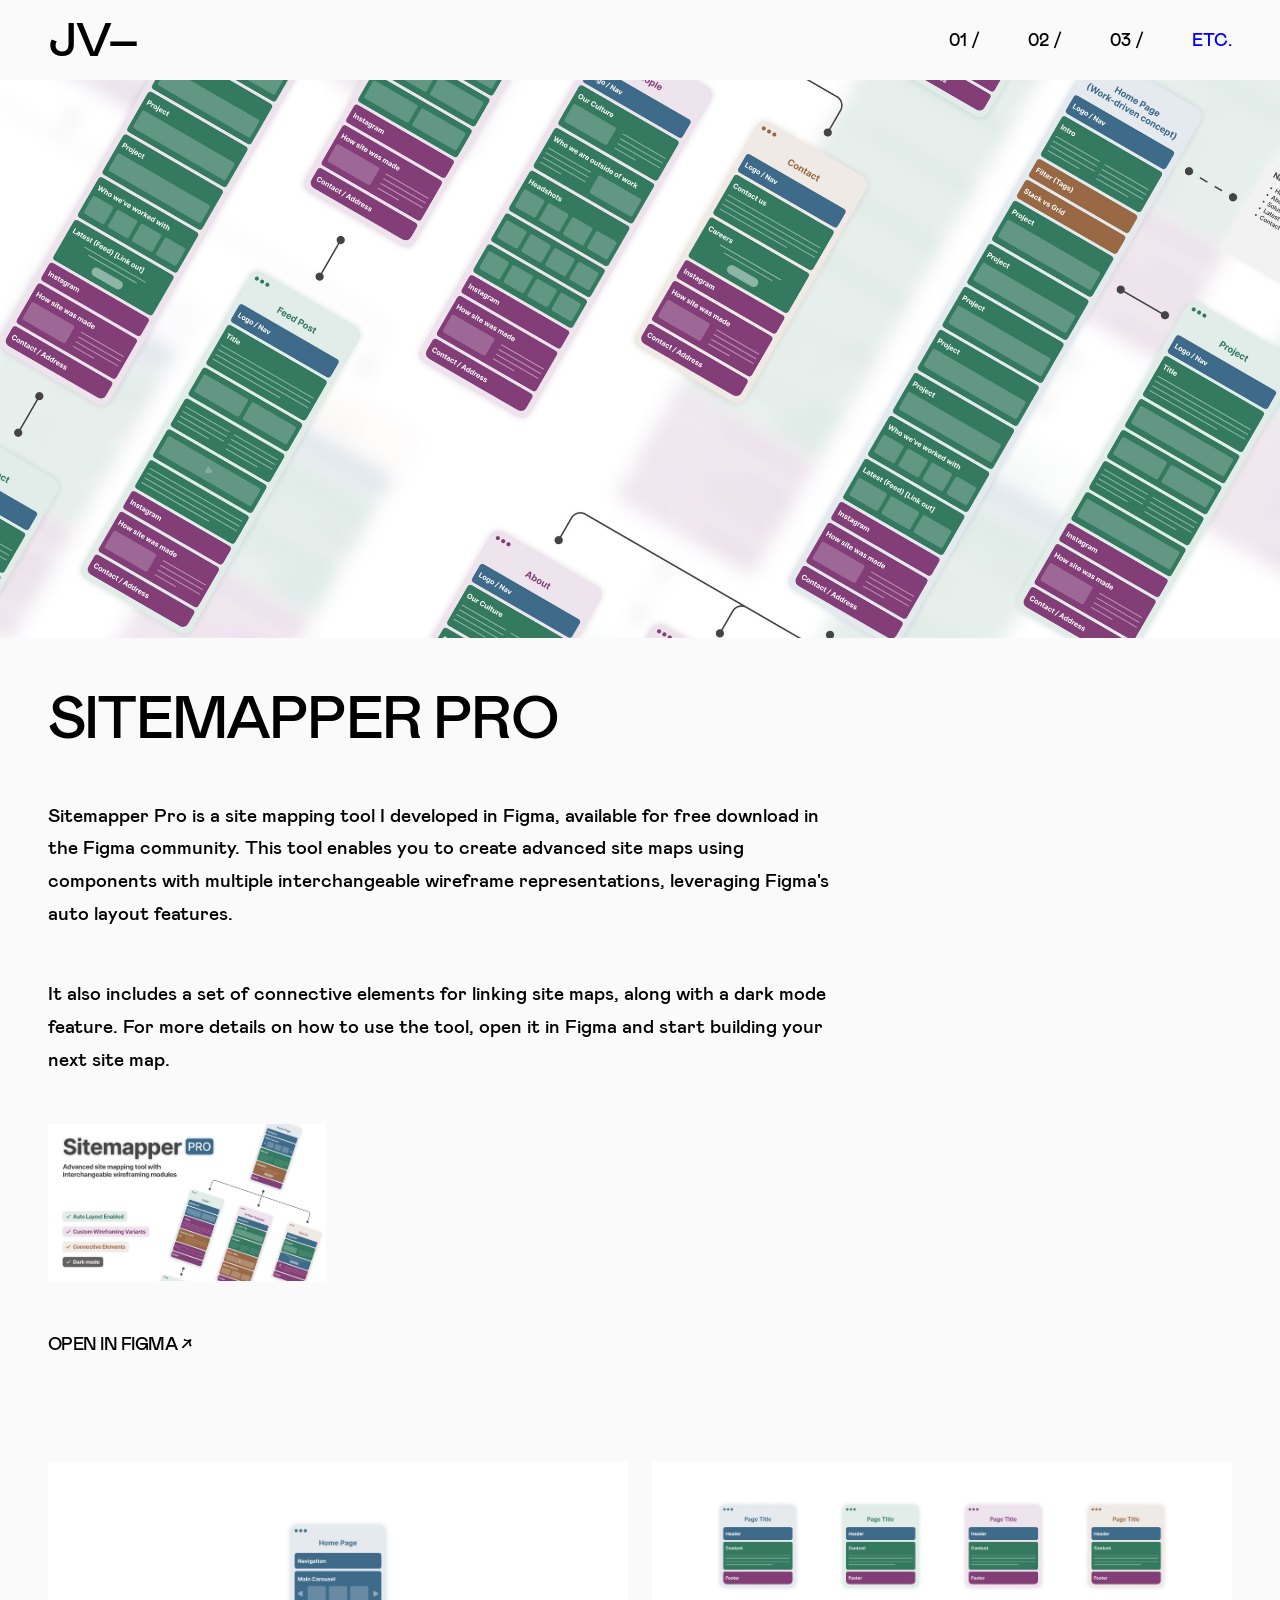
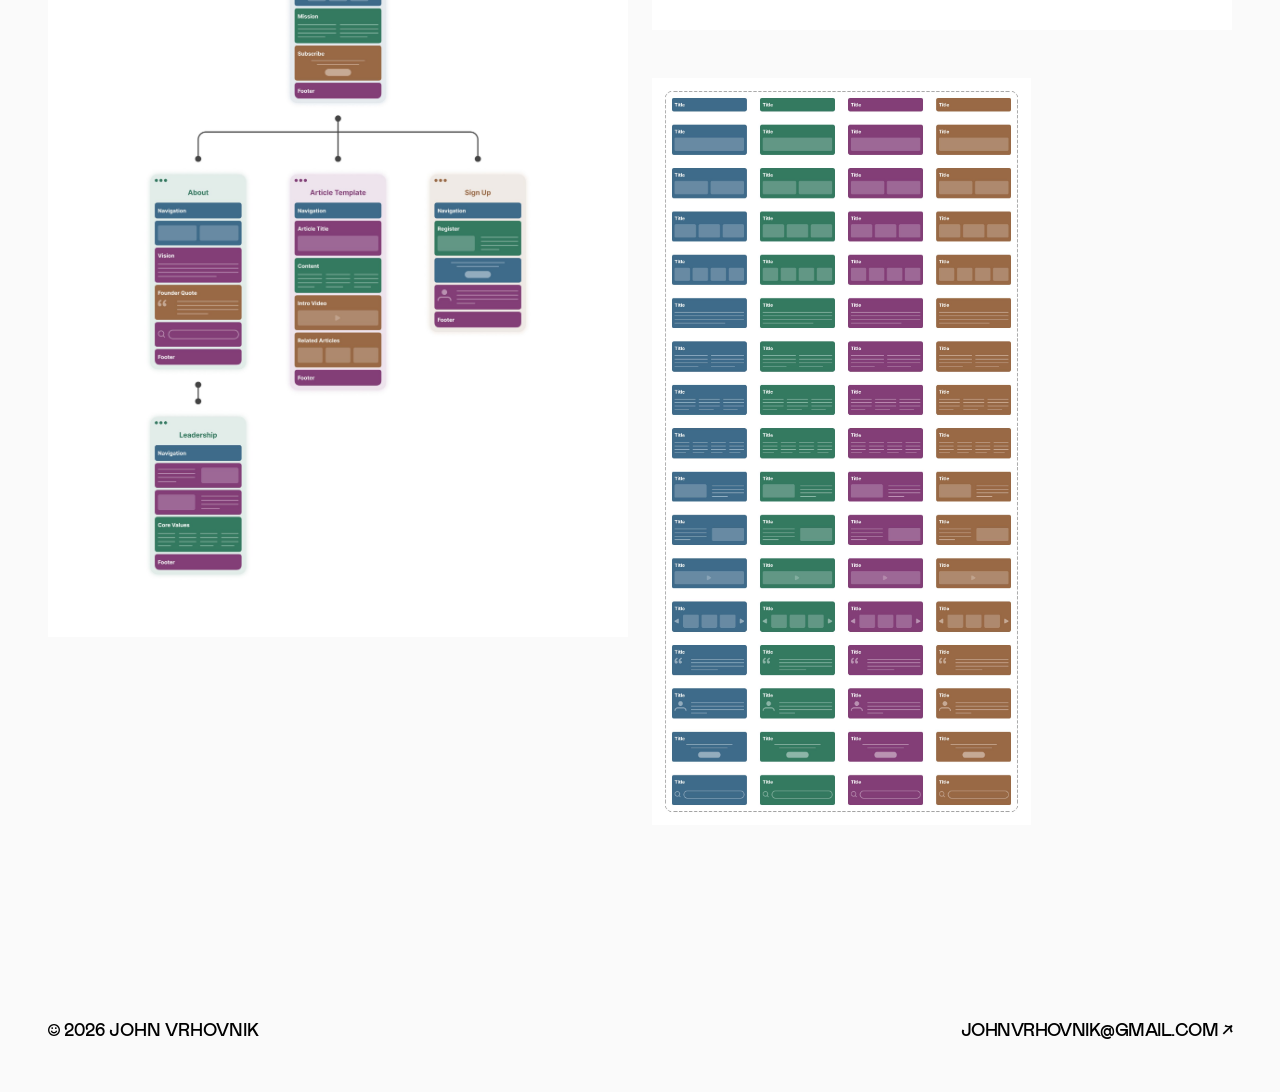
<file: pages/sitemapper-pro.html>
<!DOCTYPE html>
<html lang="en">
<head>
  <meta charset="UTF-8" />
  <meta name="viewport" content="width=device-width, initial-scale=1.0" />
  <title>Sitemapper Pro — John Vrhovnik</title>
  <meta name="description" content="Sitemapper Pro — a free site mapping tool for Figma with auto layout, dark mode, connector elements, and interchangeable wireframe representations." />

  <!-- Open Graph -->
  <meta property="og:title"       content="Sitemapper Pro — John Vrhovnik" />
  <meta property="og:description" content="A free site mapping tool published on the Figma Community." />
  <meta property="og:image"       content="https://johnvrhovnik.com/images/feed-sitemapper-cover.jpg" />
  <meta property="og:url"         content="https://johnvrhovnik.com/sitemapper-pro" />
  <meta property="og:type"        content="website" />

  <link rel="canonical" href="https://johnvrhovnik.com/sitemapper-pro" />

  <!-- Favicons -->
  <link rel="icon" type="image/svg+xml" href="../images/favicons/favicon.svg">
  <link rel="icon" href="../favicon.ico" sizes="any">
  <link rel="apple-touch-icon" sizes="180x180" href="../images/favicons/apple-touch-icon.png">
  <link rel="mask-icon" href="../images/favicons/safari-pinned-tab.svg" color="#0000ff">
  <link rel="manifest" href="../site.webmanifest">
  <link rel="stylesheet" href="../css/styles.css" />
</head>
<body>

  <a class="skip-link" href="#main">Skip to content</a>

  <!-- NAV -->
  <nav class="nav" aria-label="Site navigation">
    <a href="../index.html" class="nav-logo" aria-label="John Vrhovnik — Home">JV–</a>

    <button class="nav-toggle" aria-label="Toggle navigation" aria-expanded="false" aria-controls="nav-drawer">
      <span></span><span></span><span></span>
    </button>

    <ul class="nav-links" role="list">
      <li><a href="progressive-purpose.html" class="nav-link">01 /</a></li>
      <li><a href="fetchmate.html"           class="nav-link">02 /</a></li>
      <li><a href="progressive-digital.html" class="nav-link">03 /</a></li>
      <li><a href="etcetera.html"                class="nav-link is-active">Etc.</a></li>
    </ul>
  </nav>

  <nav id="nav-drawer" class="nav-drawer" aria-label="Mobile navigation">
    <a href="progressive-purpose.html" class="nav-link">01 /</a>
    <a href="fetchmate.html"           class="nav-link">02 /</a>
    <a href="progressive-digital.html" class="nav-link">03 /</a>
    <a href="etcetera.html"                class="nav-link is-active">Etc.</a>
  </nav>

  <main id="main" class="page-body">

    <!-- Hero image — full bleed, height-capped -->
    <div class="feed-post-hero">
      <img
        src="../images/sitemapper-cover.jpg"
        alt="Sitemapper Pro — Figma site mapping tool"
        width="1710"
        height="960"
        loading="eager"
      />
    </div>

    <h1 class="case-study-title container" style="padding-top: var(--space-xl);">Sitemapper Pro</h1>

    <div class="container">
      <div class="grid">

        <p class="col-12 col-lg-8" style="font-size: var(--font-size-body); line-height: var(--line-height-loose);">
          Sitemapper Pro is a site mapping tool I developed in Figma, available for free download in the Figma community. This tool enables you to create advanced site maps using components with multiple interchangeable wireframe representations, leveraging Figma's auto layout features.
        </p>

        <p class="col-12 col-lg-8" style="font-size: var(--font-size-body); line-height: var(--line-height-loose);">
          It also includes a set of connective elements for linking site maps, along with a dark mode feature. For more details on how to use the tool, open it in Figma and start building your next site map.
        </p>

      </div>

      <div class="grid" style="margin-top: var(--grid-row-gap);">
        <div class="col-7 col-lg-3">
          <img
            src="../images/sitemapper-pro-overview.jpg"
            alt="Sitemapper Pro — full tool overview"
            width="600"
            height="450"
            loading="lazy"
          />
        </div>
      </div>

      <div class="grid" style="margin-top: var(--grid-row-gap);">
        <div class="col-12 col-lg-8">
          <a class="arrow-link" href="https://www.figma.com/community/file/1392535818431982293" target="_blank" rel="noopener noreferrer">Open in Figma ↗</a>
        </div>
      </div>

    </div>

    <div class="container" style="padding-top: var(--space-3xl);">
      <div class="grid">

        <!-- Left — example (6 col desktop, 12 mobile) -->
        <div class="col-12 col-lg-6">
          <img
            src="../images/sitemapper-example.jpg"
            alt="Sitemapper Pro — example site map"
            width="1200"
            height="800"
            loading="lazy"
          />
        </div>

        <!-- Right — pages + content-blocks stacked -->
        <div class="col-12 col-lg-6">
          <div class="grid">

            <div class="col-12">
              <img
                src="../images/sitemapper-pages.jpg"
                alt="Sitemapper Pro — page components"
                width="1200"
                height="800"
                loading="lazy"
              />
            </div>

            <div class="col-8 col-lg-8">
              <img
                src="../images/sitemapper-content-blocks.jpg"
                alt="Sitemapper Pro — content block variants"
                width="600"
                height="450"
                loading="lazy"
              />
            </div>

          </div>
        </div>

      </div>
    </div>

  </main>

  <footer class="site-footer container">
    <div class="site-footer__inner">
      <span class="site-footer__copy"><a href="design-system.html" class="svg-link"><img src="../images/smile.svg" alt=""></a> 2026 John Vrhovnik</span>
      <a href="mailto:johnvrhovnik@gmail.com" class="arrow-link">johnvrhovnik@gmail.com ↗</a>
    </div>
  </footer>

  <script src="../js/main.js" defer></script>
</body>
</html>
</file>
<file: css/styles.css>
/*
 * STYLES.CSS — johnvrhovnik.com rebuild
 * Imports design system, defines global resets, layout,
 * and every reusable component class.
 *
 * Structure:
 *  1. Font face
 *  2. Reset & base
 *  3. Layout utilities
 *  4. Grid system (12-column)
 *  5. Navigation
 *  6. Hero / display section
 *  7. Project cards (home)
 *  8. Section dividers
 *  9. About section
 * 10. Branding teaser (home)
 * 11. Contact / CTA section
 * 12. Footer
 * 13. Case-study pages (shared styles)
 * 14. Feed page (Etcetera)
 * 15. Pete for America page
 * 16. Buttons & links
 * 17. Focus & accessibility
 * 18. Animations
 * 19. Responsive overrides
 */

@import './design-system.css';


/* ============================================================
   1. FONT FACE — Mabry Medium
   Single weight file covering the full weight range so Mabry
   is used for every element on the site, no fallback synthesis.
   ============================================================ */
@font-face {
  font-family: 'Mabry';
  src: url('../fonts/mabry-medium.woff2') format('woff2'),
       url('../fonts/mabry-medium.woff')  format('woff'),
       url('../fonts/mabry-medium.ttf')   format('truetype');
  font-weight: 100 900; /* covers all weights — single file */
  font-style:  normal;
  font-display: swap;
}


/* ============================================================
   2. RESET & BASE
   ============================================================ */
*, *::before, *::after {
  box-sizing: border-box;
  margin: 0;
  padding: 0;
}

html {
  scroll-behavior: smooth;
  -webkit-text-size-adjust: 100%;
}

body {
  background-color: var(--color-background);
  color: var(--color-text);
  font-family: var(--font-family);
  font-size: var(--font-size-body);
  font-weight: var(--font-weight-base);
  line-height: var(--line-height-normal);
  -webkit-font-smoothing: antialiased;
  -moz-osx-font-smoothing: grayscale;
  overflow-x: hidden;
}

img, video {
  display: block;
  max-width: 100%;
  height: auto;
}

a {
  color: inherit;
  text-decoration: none;
}

ul, ol {
  list-style: none;
}

button {
  background: none;
  border: none;
  cursor: pointer;
  font-family: inherit;
  font-size: inherit;
  color: inherit;
  padding: 0;
}


/* ============================================================
   3. LAYOUT UTILITIES
   ============================================================ */

/* Constrained content container */
.container {
  width: 100%;
  max-width: var(--max-width);
  margin-inline: auto;
  padding-inline: var(--container-padding);
}


/* ============================================================
   4. GRID SYSTEM — 12 columns
   ============================================================ */

.grid {
  display: grid;
  grid-template-columns: repeat(var(--grid-columns), 1fr);
  gap: var(--grid-row-gap) var(--grid-gap);
}

.grid img {
  width: 100%;
  height: auto;
  display: block;
}

/* Default spans — apply at all sizes */
.col-1  { grid-column: span 1; }
.col-2  { grid-column: span 2; }
.col-3  { grid-column: span 3; }
.col-4  { grid-column: span 4; }
.col-5  { grid-column: span 5; }
.col-6  { grid-column: span 6; }
.col-7  { grid-column: span 7; }
.col-8  { grid-column: span 8; }
.col-9  { grid-column: span 9; }
.col-10 { grid-column: span 10; }
.col-11 { grid-column: span 11; }
.col-12 { grid-column: span 12; }

/* Column start offsets — apply at all sizes */
.col-start-1  { grid-column-start: 1; }
.col-start-2  { grid-column-start: 2; }
.col-start-3  { grid-column-start: 3; }
.col-start-4  { grid-column-start: 4; }
.col-start-5  { grid-column-start: 5; }
.col-start-6  { grid-column-start: 6; }
.col-start-7  { grid-column-start: 7; }
.col-start-8  { grid-column-start: 8; }
.col-start-9  { grid-column-start: 9; }
.col-start-10 { grid-column-start: 10; }
.col-start-11 { grid-column-start: 11; }
.col-start-12 { grid-column-start: 12; }

/* Centered column utilities — sets both start and end lines */
.col-10-center { grid-column: 2 / 12; }

/* Tablet spans — ≥ 768px */
@media (min-width: 768px) {
  .col-sm-1  { grid-column: span 1; }
  .col-sm-2  { grid-column: span 2; }
  .col-sm-3  { grid-column: span 3; }
  .col-sm-4  { grid-column: span 4; }
  .col-sm-5  { grid-column: span 5; }
  .col-sm-6  { grid-column: span 6; }
  .col-sm-7  { grid-column: span 7; }
  .col-sm-8  { grid-column: span 8; }
  .col-sm-9  { grid-column: span 9; }
  .col-sm-10 { grid-column: span 10; }
  .col-sm-11 { grid-column: span 11; }
  .col-sm-12 { grid-column: span 12; }

  .col-sm-start-1  { grid-column-start: 1; }
  .col-sm-start-2  { grid-column-start: 2; }
  .col-sm-start-3  { grid-column-start: 3; }
  .col-sm-start-4  { grid-column-start: 4; }
  .col-sm-start-5  { grid-column-start: 5; }
  .col-sm-start-6  { grid-column-start: 6; }
  .col-sm-start-7  { grid-column-start: 7; }
  .col-sm-start-8  { grid-column-start: 8; }
  .col-sm-start-9  { grid-column-start: 9; }
  .col-sm-start-10 { grid-column-start: 10; }
  .col-sm-start-11 { grid-column-start: 11; }
  .col-sm-start-12 { grid-column-start: 12; }
}

/* Desktop spans — ≥ 1024px */
@media (min-width: 1024px) {
  .col-lg-1  { grid-column: span 1; }
  .col-lg-2  { grid-column: span 2; }
  .col-lg-3  { grid-column: span 3; }
  .col-lg-4  { grid-column: span 4; }
  .col-lg-5  { grid-column: span 5; }
  .col-lg-6  { grid-column: span 6; }
  .col-lg-7  { grid-column: span 7; }
  .col-lg-8  { grid-column: span 8; }
  .col-lg-9  { grid-column: span 9; }
  .col-lg-10 { grid-column: span 10; }
  .col-lg-11 { grid-column: span 11; }
  .col-lg-12 { grid-column: span 12; }

  .col-lg-start-1  { grid-column-start: 1; }
  .col-lg-start-2  { grid-column-start: 2; }
  .col-lg-start-3  { grid-column-start: 3; }
  .col-lg-start-4  { grid-column-start: 4; }
  .col-lg-start-5  { grid-column-start: 5; }
  .col-lg-start-6  { grid-column-start: 6; }
  .col-lg-start-7  { grid-column-start: 7; }
  .col-lg-start-8  { grid-column-start: 8; }
  .col-lg-start-9  { grid-column-start: 9; }
  .col-lg-start-10 { grid-column-start: 10; }
  .col-lg-start-11 { grid-column-start: 11; }
  .col-lg-start-12 { grid-column-start: 12; }

  /* Centered/offset column utilities — sets both start and end lines */
  .col-lg-10-center { grid-column: 2 / 12; }
  .col-lg-9-right   { grid-column: 4 / 13; }
}


/* ============================================================
   5. NAVIGATION
   ============================================================ */
.nav {
  position: fixed;
  top: 0;
  left: 0;
  right: 0;
  z-index: 100;
  height: var(--nav-height);
  display: flex;
  align-items: center;
  justify-content: space-between;
  padding-inline: var(--container-padding);
  background-color: var(--color-background);
  transition: transform var(--transition-base);
}

.nav.is-hidden {
  transform: translateY(-100%);
}

.nav-logo {
  font-size: clamp(2rem, calc(1rem + 4.1vw), 3rem); /* 32px → 48px */
  font-weight: var(--font-weight-base);
  letter-spacing: var(--letter-spacing-tight);
  line-height: 1;
  color: var(--color-text);
  text-decoration: none;
  transition: color var(--transition-fast);
}

.nav-logo:hover {
  color: var(--color-link);
}

/* Desktop nav links */
.nav-links {
  display: flex;
  align-items: center;
  gap: var(--space-xl);
}

.nav-link {
  font-size: var(--font-size-nav);
  font-weight: var(--font-weight-base);
  letter-spacing: var(--letter-spacing-normal);
  text-transform: uppercase;
  color: var(--color-text);
  text-decoration: none;
  transition: color var(--transition-fast);
}

.nav-link:hover,
.nav-link.is-active {
  color: var(--color-link);
}

/* Mobile hamburger toggle */
.nav-toggle {
  display: none;
  flex-direction: column;
  justify-content: center;
  gap: 7px;
  width: 32px;
  height: 32px;
  cursor: pointer;
  padding: 0;
  background: none;
  border: none;
}

.nav-toggle span {
  display: block;
  width: 100%;
  height: 2px;
  background-color: var(--color-text);
  transition: transform var(--transition-base), opacity var(--transition-base);
  transform-origin: center;
}

/* Hamburger → X animation */
.nav-toggle.is-open span:nth-child(1) {
  transform: translateY(9px) rotate(45deg);
}
.nav-toggle.is-open span:nth-child(2) {
  opacity: 0;
  transform: scaleX(0);
}
.nav-toggle.is-open span:nth-child(3) {
  transform: translateY(-9px) rotate(-45deg);
}

/* Mobile nav drawer */
@keyframes nav-slide-down {
  from { transform: translateY(-100%); }
  to   { transform: translateY(0); }
}

@keyframes nav-slide-up {
  from { transform: translateY(0); }
  to   { transform: translateY(-100%); }
}

.nav-drawer {
  display: none;
  position: fixed;
  top: var(--nav-height);
  left: 0;
  right: 0;
  bottom: 0;
  background-color: var(--color-background);
  z-index: 99;
  padding: var(--space-xl) var(--container-padding);
  flex-direction: column;
  justify-content: flex-end;
  gap: var(--space-lg);
}

.nav-drawer.is-open {
  display: flex;
  animation: nav-slide-down var(--transition-fast) forwards;
}

.nav-drawer.is-closing {
  display: flex;
  animation: nav-slide-up var(--transition-fast) forwards;
}

.nav-drawer .nav-link {
  font-size: var(--font-size-display);
  font-weight: var(--font-weight-base);
  letter-spacing: var(--letter-spacing-tight);
  line-height: var(--line-height-tight);
}

/* Offset page content below fixed nav */
.page-body {
  padding-top: var(--nav-height);
}


/* ============================================================
   6. HERO / DISPLAY SECTION (Home page)
   ============================================================ */
.hero {
  padding-top: calc(var(--space-3xl) * 2);
  padding-bottom: calc(var(--space-3xl) * 2);
}

.hero-text {
  font-size: var(--font-size-display);
  font-weight: var(--font-weight-base);
  line-height: var(--line-height-display);
  letter-spacing: var(--letter-spacing-tight);
  text-transform: uppercase;
  max-width: 25ch; /* Matches screenshot line breaks */
}

/* Muted inline link — used in hero and contact heading */
.display-link {
  color: var(--color-muted);
  text-decoration: none;
  transition: color var(--transition-fast);
}

.display-link:hover {
  color: var(--color-link);
  text-decoration: line-through;
}


/* ============================================================
   7. PROJECT CARDS (Home page)
   ============================================================ */

.project-card {
  display: block;
  color: inherit;
  text-decoration: none;
  border-top: var(--border-rule);
  padding-top: var(--space-sm);
  padding-bottom: var(--space-5xl);
}

/* All hover effects scoped to content areas — image, label, meta.
   Hovering the top/bottom padding gaps triggers nothing. */
.project-card:has(.project-card__image-wrap:hover) .project-card__title,
.project-card:has(.section-label:hover) .project-card__title,
.project-card:has(.project-card__meta:hover) .project-card__title {
  text-decoration-color: var(--color-text);
}

.project-card:has(.project-card__image-wrap:hover) .project-card__cta,
.project-card:has(.section-label:hover) .project-card__cta,
.project-card:has(.project-card__meta:hover) .project-card__cta {
  color: var(--color-link);
}

.project-card__image-wrap {
  width: 100%;
  overflow: hidden;
  margin-bottom: var(--space-md);
  /* Fixed aspect ratio — matches screenshot proportions */
  aspect-ratio: 16 / 9;
}

.project-card__image-wrap img {
  width: 100%;
  height: 100%;
  object-fit: cover;
  display: block;
  transition: transform var(--transition-slow);
}

.project-card:has(.project-card__image-wrap:hover) .project-card__image-wrap img,
.project-card:has(.project-card__meta:hover) .project-card__image-wrap img {
  transform: scale(1.02);
}

.project-card__meta {
  padding-inline: 0;
}

.project-card .section-label {
  margin-bottom: var(--space-lg);
}

.project-card__title {
  font-size: var(--font-size-h1);
  font-weight: var(--font-weight-base);
  line-height: var(--line-height-tight);
  letter-spacing: var(--letter-spacing-tight);
  text-transform: uppercase;
  color: var(--color-text);
  margin-bottom: var(--space-md);
  /* Thick underline — fades in on hover, works correctly across line breaks */
  text-decoration: underline;
  text-decoration-thickness: 4px;
  text-underline-offset: 4px;
  text-decoration-color: transparent;
  transition: text-decoration-color var(--transition-base);
}

.project-card__description {
  font-size: var(--font-size-body);
  line-height: var(--line-height-normal);
  max-width: 52ch;
  margin-bottom: var(--space-xl);
}

.project-card__cta {
  font-size: var(--font-size-small);
  font-weight: var(--font-weight-base);
  letter-spacing: var(--letter-spacing-tight);
  text-transform: uppercase;
  transition: color var(--transition-fast);
}


/* ============================================================
   8. SECTION DIVIDERS
   ============================================================ */
/* Section label — matches .project-card__label; write sentence case in HTML */
.section-label {
  font-size: var(--font-size-small);
  font-weight: var(--font-weight-base);
  letter-spacing: var(--letter-spacing-tight);
  text-transform: uppercase;
  color: var(--color-text);
}


/* ============================================================
   9. ABOUT SECTION (Home page)
   ============================================================ */
.about-section__inner {
  padding-block: var(--space-sm);
  border-top: var(--border-rule);
}

.about-grid {
  display: grid;
  grid-template-columns: 1fr;
  gap: var(--space-2xl);
  align-items: center;
  margin-top: var(--space-4xl);
  margin-bottom: var(--space-4xl);
}

.about-body {
  max-width: 88ch;
}

.about-body p {
  font-size: var(--font-size-body);
  line-height: var(--line-height-snug);
  margin-bottom: var(--space-md);
}

.about-body p:last-of-type {
  margin-bottom: var(--space-lg);
}

.about-headline {
  font-size: var(--font-size-largebody) !important;
}

.about-links {
  display: flex;
  gap: var(--space-xl);
  margin-top: var(--space-lg);
  flex-wrap: wrap;
}

.about-image {
  width: 100%;
  aspect-ratio: 4 / 3;
  object-fit: cover;
  object-position: top center;
}


/* ============================================================
  10. BRANDING TEASER (Home page — mini card linking to /branding)
   ============================================================ */
.branding-teaser__inner {
  display: flex;
  flex-direction: column;
  gap: var(--space-4xl);
  padding-block: var(--space-sm);
  border-top: var(--border-rule);
  margin-bottom: var(--space-4xl);
}

/* .branding-teaser__label replaced by .section-label in HTML */

.branding-teaser__row {
  display: flex;
  flex-direction: column;
  gap: var(--space-xl);
}

.branding-teaser__content {
  display: flex;
  flex-direction: column;
  justify-content: center;
}

.branding-teaser__title {
  font-size: var(--font-size-h2);
  font-weight: var(--font-weight-base);
  line-height: var(--line-height-tight);
  letter-spacing: var(--letter-spacing-tight);
  text-transform: uppercase;
  margin-bottom: var(--space-lg);
  transition: color var(--transition-fast);
}

.branding-teaser__image-wrap {
  overflow: hidden;
}

.branding-teaser__image-wrap img {
  width: 100%;
  aspect-ratio: 4 / 3;
  object-fit: cover;
  display: block;
}


/* ============================================================
   10. CONTACT / CTA SECTION
   ============================================================ */
.contact-section__inner {
  padding-block: var(--space-sm);
  border-top: var(--border-rule);
}

.contact-heading {
  font-size: var(--font-size-h1);
  font-weight: var(--font-weight-base);
  line-height: var(--line-height-tight);
  letter-spacing: var(--letter-spacing-tight);
  text-transform: uppercase;
  margin-top: var(--space-5xl);
  margin-bottom: var(--space-5xl);
}

.contact-heading a {
  display: block;
}

.contact-heading a:hover {
  color: var(--color-link);
}


/* ============================================================
   11. FOOTER
   ============================================================ */
.site-footer {
  padding-top: var(--space-5xl);
  padding-bottom: var(--space-xl);
}

.site-footer__inner {
  display: flex;
  justify-content: space-between;
  align-items: center;
  gap: var(--space-sm);
  flex-wrap: wrap;
}

.site-footer__copy {
  font-size: var(--font-size-small);
  color: var(--color-text);
  text-transform: uppercase;
}



/* ============================================================
   12. CASE-STUDY PAGES — shared layout
   ============================================================ */
.case-study-title {
  font-size: var(--font-size-h1);
  font-weight: var(--font-weight-base);
  letter-spacing: var(--letter-spacing-tight);
  text-transform: uppercase;
  line-height: var(--line-height-tight);
  padding-bottom: var(--space-xl);
}

/* Feed post hero — full bleed, scales with width on mobile, vh-capped on desktop */
.feed-post-hero {
  width: 100%;
  overflow: hidden;
  aspect-ratio: 3 / 2;
}

.feed-post-hero img {
  width: 100%;
  height: 100%;
  object-fit: cover;
  object-position: center;
  display: block;
}

@media (min-width: 1024px) {
  .feed-post-hero {
    aspect-ratio: unset;
    height: clamp(300px, 62vh, 700px);
  }
}

/* ============================================================
   13. CASE-STUDY SECTION TITLE
   ============================================================ */
.cs-section__title {
  font-size: var(--font-size-h2);
  font-weight: var(--font-weight-base);
  letter-spacing: var(--letter-spacing-tight);
  text-transform: uppercase;
  line-height: var(--line-height-tight);
}

/* Reusable video player — looping, muted, no controls */
.site-video {
  width: 100%;
  position: relative;
}

.site-video video {
  width: 100%;
  height: auto;
  display: block;
}

/* Play/pause button — bottom-left of each video */
.video-play-btn {
  position: absolute;
  bottom: var(--space-sm);
  left: var(--space-sm);
  z-index: 10;
  width: 32px;
  height: 32px;
  border-radius: 6px;
  background-color: var(--color-background);
  color: var(--color-text);
  border: none;
  cursor: pointer;
  display: flex;
  align-items: center;
  justify-content: center;
  padding: 0;
  /* Transparent when playing, visible when paused */
  opacity: 0.3;
  transition: opacity var(--transition-base);
}

.video-play-btn:hover {
  opacity: 0.9;
}

.video-play-btn.is-paused {
  opacity: 0.85;
}

.video-play-btn svg {
  display: block;
  width: 10px;
  height: 10px;
}

/* Icon visibility toggling */
.video-play-btn .icon-play  { display: none; }
.video-play-btn .icon-pause { display: flex; }

.video-play-btn.is-paused .icon-play  { display: flex; }
.video-play-btn.is-paused .icon-pause { display: none; }

@media (min-width: 1024px) {
  .video-play-btn {
    width: 44px;
    height: 44px;
    border-radius: 8px;
    bottom: var(--space-md);
    left: var(--space-md);
  }

  .video-play-btn svg {
    width: 14px;
    height: 14px;
  }
}



/* ============================================================
   14. FEED PAGE (Etcetera)
   ============================================================ */
.feed-list {
  padding-bottom: var(--space-3xl);
}

/* Each feed item */
.feed-item {
  display: block;
  color: inherit;
  text-decoration: none;
  border-bottom: var(--border-rule);
  padding-block: var(--space-2xl);
}

.feed-item:has(.feed-item__inner:hover) .feed-item__title {
  text-decoration-color: var(--color-text);
}

.feed-item:has(.feed-item__inner:hover) .feed-item__cta {
  color: var(--color-link);
}

.feed-item__inner {
  display: grid;
  grid-template-columns: 1fr;
  gap: var(--space-lg);
  align-items: start;
}

.feed-item__image {
  width: 100%;
  aspect-ratio: 16 / 10;
  object-fit: cover;
  display: block;
  overflow: hidden;
}

.feed-item__image img {
  width: 100%;
  height: 100%;
  object-fit: cover;
  transition: transform var(--transition-slow);
}

.feed-item:has(.feed-item__inner:hover) .feed-item__image img {
  transform: scale(1.02);
}

.feed-item__title {
  font-size: var(--font-size-h2);
  font-weight: var(--font-weight-base);
  letter-spacing: var(--letter-spacing-tight);
  text-transform: uppercase;
  line-height: var(--line-height-tight);
  margin-bottom: var(--space-sm);
  text-decoration: underline;
  text-decoration-thickness: 4px;
  text-underline-offset: 4px;
  text-decoration-color: transparent;
  transition: text-decoration-color var(--transition-base);
}

.feed-item__description {
  font-size: var(--font-size-body);
  line-height: var(--line-height-normal);
  max-width: 45ch;
  margin-bottom: var(--space-md);
}

.feed-item__cta {
  font-size: var(--font-size-small);
  letter-spacing: var(--letter-spacing-tight);
  text-transform: uppercase;
  transition: color var(--transition-fast);
}


/* ============================================================
   15. PETE FOR AMERICA PAGE
   ============================================================ */

@media (min-width: 1024px) {
  .pete-placard-grid > *:nth-child(even) {
    margin-top: var(--space-2xl);
  }
}


/* ============================================================
   16. BUTTONS & INLINE LINKS
   ============================================================ */
.text-link {
  color: var(--color-link);
  text-decoration: none;
  transition: text-decoration-color var(--transition-fast);
}

.text-link:hover {
  text-decoration: underline;
}

.arrow-link {
  display: inline-flex;
  align-items: center;
  gap: 0.25em;
  font-size: var(--font-size-small);
  letter-spacing: var(--letter-spacing-tight);
  text-transform: uppercase;
  color: inherit;
  text-decoration: none;
  transition: color var(--transition-fast);
}

.btn-pill {
  display: inline-flex;
  align-items: center;
  justify-content: center;
  font-size: var(--font-size-small);
  font-weight: var(--font-weight-base);
  letter-spacing: var(--letter-spacing-tight);
  text-transform: uppercase;
  padding: 0.6em 1.75em;
  border-radius: 999px;
  border: 2px solid var(--color-text);
  background-color: transparent;
  color: var(--color-text);
  text-decoration: none;
  cursor: pointer;
  transition: background-color var(--transition-fast), color var(--transition-fast), border-color var(--transition-fast);
  align-self: flex-start;
}

.btn-pill:hover {
  background-color: var(--color-link);
  border-color: var(--color-link);
  color: var(--color-background);
}

.arrow-link:hover {
  color: var(--color-link);
}

/* Nudges → up to optically center it against all-caps text */
.arrow-char {
  display: inline-block;
  position: relative;
  top: -0.07em;
  transition: transform var(--transition-base);
}

.arrow-link:hover .arrow-char,
.btn-pill:hover .arrow-char,
.project-card:has(.project-card__image-wrap:hover) .arrow-char,
.project-card:has(.section-label:hover) .arrow-char,
.project-card:has(.project-card__meta:hover) .arrow-char,
.feed-item:has(.feed-item__inner:hover) .arrow-char {
  transform: translateX(4px);
}


/* ============================================================
   19. FOCUS & ACCESSIBILITY
   ============================================================ */
:focus-visible {
  outline: 2px solid var(--color-link);
  outline-offset: 3px;
}

/* Skip to content link */
.skip-link {
  position: absolute;
  top: -999px;
  left: var(--container-padding);
  z-index: 200;
  background: var(--color-text);
  color: var(--color-background);
  padding: var(--space-xs) var(--space-sm);
  font-size: var(--font-size-small);
  letter-spacing: var(--letter-spacing-tight);
  text-transform: uppercase;
}

.skip-link:focus {
  top: var(--space-xs);
}


/* ============================================================
   20. ANIMATIONS
   ============================================================ */

/* Fade-up on scroll — applied via JS IntersectionObserver */
.reveal {
  opacity: 0;
  transform: translateY(24px);
  transition: opacity var(--transition-slow), transform var(--transition-slow);
}

.reveal.is-visible {
  opacity: 1;
  transform: translateY(0);
}

/* Respect reduced motion */
@media (prefers-reduced-motion: reduce) {
  .reveal {
    opacity: 1;
    transform: none;
    transition: none;
  }
  * {
    transition-duration: 0.01ms !important;
    animation-duration: 0.01ms !important;
  }
}


/* ============================================================
   21. RESPONSIVE OVERRIDES
   ============================================================ */

/* --- Tablet and up (≥ 768px) --- */
@media (min-width: 768px) {

  .branding-teaser__row {
    flex-direction: row;
    align-items: center;
    gap: var(--space-xl);
  }

  /* Image goes left: swap order so content stays first in DOM (mobile top) */
  .branding-teaser__image-wrap {
    order: -1;
    flex: 1 1 40%;
  }

  .branding-teaser__content {
    flex: 1 1 60%;
  }

  .about-grid {
    grid-template-columns: 3fr 2fr;
    gap: var(--space-xl);
  }

  .feed-item__inner {
    grid-template-columns: 1fr 1fr;
    gap: var(--space-2xl);
    align-items: center;
  }
}

/* --- Desktop (≥ 1024px) --- */
@media (min-width: 1024px) {

  /* Show desktop nav, hide mobile toggle */
  .nav-links {
    display: flex;
  }

  .nav-toggle {
    display: none;
  }

  .project-card__image-wrap {
    max-height: 880px;
  }

  .feed-item__inner {
    grid-template-columns: 2fr 3fr;
    gap: var(--space-3xl);
  }

  /* Wide about section */
  .about-grid {
    grid-template-columns: 3fr 2fr;
    gap: var(--space-2xl);
  }
}

/* --- Mobile only (< 1024px) --- */
@media (max-width: 1023px) {
  .nav-toggle {
    display: flex;
  }

  .nav-links {
    display: none;
  }

}



/* --- Ultra-wide (> 1710px): freeze layout, add whitespace --- */
@media (min-width: 1711px) {
  .container {
    max-width: var(--max-width);
  }
}
</file>
